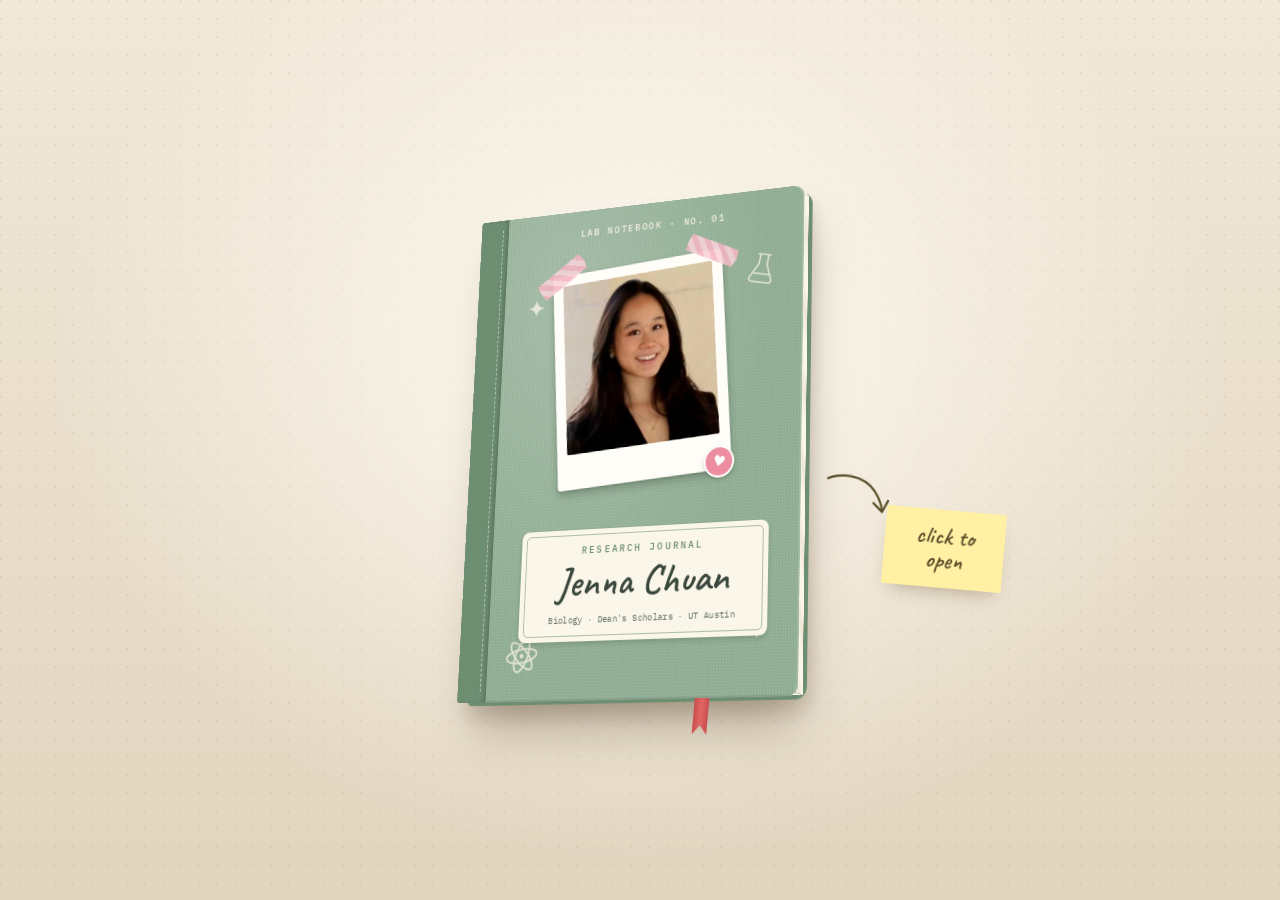
<file: index.html>
<!doctype html>
<html lang="en">
<head>
  <meta charset="utf-8">
  <meta name="viewport" content="width=device-width, initial-scale=1, viewport-fit=cover">
  <title>Jenna Chuan · Research Journal</title>
  <meta name="description" content="Jenna Chuan studies biology at UT Austin and works on health through research, technology, and community.">
  <meta name="theme-color" content="#f3ece0">
  <link rel="icon" href="data:image/svg+xml,%3Csvg xmlns='http://www.w3.org/2000/svg' viewBox='0 0 32 32'%3E%3Crect x='6' y='3' width='21' height='26' rx='3' fill='%2391ad94'/%3E%3Crect x='6' y='3' width='5' height='26' rx='2' fill='%23627f66'/%3E%3Crect x='13' y='17' width='11' height='6' rx='1.5' fill='%23fbf6ea'/%3E%3C/svg%3E">

  <link rel="preconnect" href="https://fonts.googleapis.com">
  <link rel="preconnect" href="https://fonts.gstatic.com" crossorigin>
  <link rel="preload" as="style" href="https://fonts.googleapis.com/css2?family=Caveat:wght@600&family=IBM+Plex+Mono:wght@400;500&family=Newsreader:ital,wght@0,300..500;1,300..400&display=swap" onload="this.onload=null;this.rel='stylesheet'">
  <noscript><link rel="stylesheet" href="https://fonts.googleapis.com/css2?family=Caveat:wght@600&family=IBM+Plex+Mono:wght@400;500&family=Newsreader:ital,wght@0,300..500;1,300..400&display=swap"></noscript>
  <link rel="preload" as="image" href="assets/jenna-chuan.jpg" fetchpriority="high">
  <link rel="stylesheet" href="styles.css">
  <link rel="stylesheet" href="pages.css">
  <link rel="stylesheet" href="figures.css">
</head>
<body>
  <main class="desk">
    <button class="close-journal" type="button" hidden>
      <span aria-hidden="true">←</span> Close journal
    </button>

    <!-- The camera zooms the whole book in and out; the scene holds the 3D book -->
    <div class="camera">
      <div class="scene">
        <div class="book" id="book" role="button" tabindex="0" aria-label="Open the research journal" aria-expanded="false">

          <div class="back-cover" aria-hidden="true"></div>
          <div class="fore-edge" aria-hidden="true"></div>
          <div class="bottom-edge" aria-hidden="true"></div>

          <!-- Last right-hand page, under every leaf -->
          <div class="page page--base" data-slot="contact-r" aria-hidden="true"></div>

          <div class="ribbon" aria-hidden="true"></div>

          <!-- Leaves from the back of the book to the front. Each leaf's front is a
               right-hand page and its back is the next spread's left-hand page.
               Empty faces are filled from the reading layer below by js/book.js. -->
          <div class="leaf" style="--i: 7">
            <div class="face face--front page" data-slot="appendix-r" aria-hidden="true"></div>
            <div class="face face--back page" data-slot="contact-l" aria-hidden="true"></div>
          </div>
          <div class="leaf" style="--i: 6">
            <div class="face face--front page" data-slot="community-r" aria-hidden="true"></div>
            <div class="face face--back page" data-slot="appendix-l" aria-hidden="true"></div>
          </div>
          <div class="leaf" style="--i: 5">
            <div class="face face--front page" data-slot="building-r" aria-hidden="true"></div>
            <div class="face face--back page" data-slot="community-l" aria-hidden="true"></div>
          </div>
          <div class="leaf" style="--i: 4">
            <div class="face face--front page" data-slot="research-r" aria-hidden="true"></div>
            <div class="face face--back page" data-slot="building-l" aria-hidden="true"></div>
          </div>
          <div class="leaf" style="--i: 3">
            <div class="face face--front page" data-slot="intro-r" aria-hidden="true"></div>
            <div class="face face--back page" data-slot="research-l" aria-hidden="true"></div>
          </div>

          <!-- Table of contents (front) and the left page of the Introduction (back) -->
          <div class="leaf" style="--i: 2">
            <section class="face face--front page page--toc" aria-labelledby="toc-title" inert>
              <div class="page__inner">
                <p class="page__meta"><span>Entry No. 001</span><span>Contents</span></p>
                <h1 class="toc__title" id="toc-title"><span class="highlight">Table of Contents</span></h1>
                <ol class="toc">
                  <li><a href="#intro" data-go="intro"><span class="toc__num">01</span><span class="toc__label">Introduction</span><span class="toc__dots"></span><span class="toc__page">p. 02</span></a></li>
                  <li><a href="#research" data-go="research"><span class="toc__num">02</span><span class="toc__label">Research</span><span class="toc__dots"></span><span class="toc__page">p. 04</span></a></li>
                  <li><a href="#building" data-go="building"><span class="toc__num">03</span><span class="toc__label">Building</span><span class="toc__dots"></span><span class="toc__page">p. 06</span></a></li>
                  <li><a href="#community" data-go="community"><span class="toc__num">04</span><span class="toc__label">Community</span><span class="toc__dots"></span><span class="toc__page">p. 08</span></a></li>
                  <li><a href="#appendix" data-go="appendix"><span class="toc__num">05</span><span class="toc__label">Appendix</span><span class="toc__dots"></span><span class="toc__page">p. 10</span></a></li>
                  <li><a href="#contact" data-go="contact"><span class="toc__num">06</span><span class="toc__label">Correspondence</span><span class="toc__dots"></span><span class="toc__page">p. 12</span></a></li>
                </ol>
                <span class="page__number">1</span>
              </div>
              <div class="paperclip" aria-hidden="true"></div>
            </section>
            <div class="face face--back page" data-slot="intro-l" aria-hidden="true"></div>
          </div>

          <!-- Flyleaf: bookplate on the front, welcome note on the back -->
          <div class="leaf leaf--flyleaf" style="--i: 1">
            <div class="face face--front page" aria-hidden="true">
              <div class="page__inner bookplate">
                <div class="bookplate__frame">
                  <p class="bookplate__ex">Ex Libris</p>
                  <p class="bookplate__label">This journal belongs to</p>
                  <p class="bookplate__name">Jenna Chuan</p>
                </div>
              </div>
            </div>
            <section class="face face--back page page--welcome" aria-label="Welcome note" inert>
              <div class="page__inner">
                <p class="page__meta"><span>Entry No. 000</span><span>Lab notes</span></p>
                <h2 class="welcome__title">Hello there!</h2>
                <p class="welcome__text">Hi, I'm Jenna. This journal holds my research, the things I'm building, and the communities I'm part of. Pick a section on the right to start reading.</p>
                <svg class="doodle doodle--welcome" viewBox="0 0 120 80" aria-hidden="true">
                  <path d="M30 10v22L12 66a6 6 0 0 0 5 9h46a6 6 0 0 0 5-9L50 32V10" />
                  <path d="M26 10h28" />
                  <path d="M18 56h44" />
                  <circle cx="34" cy="64" r="3" />
                  <circle cx="46" cy="60" r="2" />
                  <path d="M82 8C82 19 106 19 106 30S82 41 82 52 106 63 106 74M106 8C106 19 82 19 82 30S106 41 106 52 82 63 82 74M88 9h12M86 30h16M86 52h16M88 73h12" />
                </svg>
                <p class="welcome__sign">Jenna</p>
              </div>
            </section>
          </div>

          <!-- Front cover: photo and name outside, endpapers inside -->
          <div class="leaf leaf--cover" style="--i: 0">
            <div class="face face--front cover">
              <div class="cover__spine" aria-hidden="true"></div>
              <p class="cover__stamp">Lab Notebook · No. 01</p>
              <svg class="cover__doodle cover__doodle--flask" viewBox="0 0 40 48" aria-hidden="true">
                <path d="M14 4v14L4 38a4 4 0 0 0 3.6 6h24.8A4 4 0 0 0 36 38L26 18V4M11 4h18M9 32h22" />
              </svg>
              <svg class="cover__doodle cover__doodle--atom" viewBox="0 0 48 48" aria-hidden="true">
                <ellipse cx="24" cy="24" rx="20" ry="8" />
                <ellipse cx="24" cy="24" rx="20" ry="8" transform="rotate(60 24 24)" />
                <ellipse cx="24" cy="24" rx="20" ry="8" transform="rotate(-60 24 24)" />
                <circle cx="24" cy="24" r="2.5" class="fill" />
              </svg>
              <svg class="cover__doodle cover__doodle--sparkle" viewBox="0 0 24 24" aria-hidden="true">
                <path d="M12 2c1 6 4 9 10 10-6 1-9 4-10 10-1-6-4-9-10-10 6-1 9-4 10-10z" class="fill" />
              </svg>
              <svg class="cover__doodle cover__doodle--sparkle-sm" viewBox="0 0 24 24" aria-hidden="true">
                <path d="M12 2c1 6 4 9 10 10-6 1-9 4-10 10-1-6-4-9-10-10 6-1 9-4 10-10z" class="fill" />
              </svg>

              <figure class="polaroid">
                <span class="tape tape--left" aria-hidden="true"></span>
                <span class="tape tape--right" aria-hidden="true"></span>
                <img class="polaroid__photo" src="assets/jenna-chuan.jpg" alt="Portrait of Jenna Chuan" width="630" height="678">
              </figure>

              <div class="label">
                <p class="label__kicker">Research Journal</p>
                <p class="label__name">Jenna Chuan</p>
                <p class="label__tagline">Biology · Dean's Scholars · UT Austin</p>
              </div>

              <span class="heart-sticker" aria-hidden="true">♥</span>
            </div>
            <div class="face face--back endpaper" aria-hidden="true"></div>
          </div>
        </div>
      </div>
    </div>

    <div class="sticky-note" aria-hidden="true">
      <p>click to <br>open</p>
      <svg class="sticky-note__arrow" viewBox="0 0 80 60">
        <path d="M74 8C60 4 34 6 22 28c-4 8-6 14-6 22" />
        <path d="M8 40l8 12 9-11" />
      </svg>
    </div>
  </main>

  <!-- ==================================================================
       Reading layer. This is the real text of each section, shown when the
       book zooms in. js/book.js copies each page into the book as well, so
       the pages that turn are the same pages that are read.
       ================================================================== -->
  <div class="reader" aria-hidden="true">
    <div class="reader__inner">
      <nav class="tabs" aria-label="Sections">
        <button type="button" class="tab" data-go="contents" style="--tab: #ece6d7"><span>Contents</span></button>
        <button type="button" class="tab" data-go="intro" style="--tab: #e4ebe0"><span>Introduction</span></button>
        <button type="button" class="tab" data-go="research" style="--tab: #dde7f2"><span>Research</span></button>
        <button type="button" class="tab" data-go="building" style="--tab: #e7efdc"><span>Building</span></button>
        <button type="button" class="tab" data-go="community" style="--tab: #f5e0e6"><span>Community</span></button>
        <button type="button" class="tab" data-go="appendix" style="--tab: #efe7d6"><span>Appendix</span></button>
        <button type="button" class="tab" data-go="contact" style="--tab: #e4ebe0"><span>Contact</span></button>
      </nav>

      <!-- ============ Introduction ============ -->
      <article class="spread" id="intro" data-title="Introduction" aria-label="Introduction">
        <div class="pg pg--l"><div class="pg__in">
          <p class="pg-meta"><span>Research journal</span><span>Introduction</span></p>
          <div class="intro__head">
            <h1 class="intro__name">Jenna Chuan</h1>
            <figure class="snapshot">
              <img src="assets/jenna-chuan.jpg" alt="Jenna Chuan" width="630" height="678" decoding="async">
            </figure>
          </div>
          <p class="intro__tagline">Exploring <span class="stroke">health<svg viewBox="0 0 200 20" preserveAspectRatio="none" aria-hidden="true"><path d="M3 13c38-7 92-10 194-5" pathLength="1"/></svg></span> through research, technology, and community.</p>
          <p class="intro__lede">I study biology in the Dean's Scholars Honors Program at UT Austin, with a minor in business. I do clinical research in Houston, I'm co-founding a wellness app for students, and I lead a nonprofit that supports student mental health.</p>
          <figure class="doodle-fig cell" aria-label="Doodle of an animal cell with labeled parts">
            <svg class="cell__art" viewBox="0 0 200 150" aria-hidden="true">
              <path class="cell__membrane" d="M100 8c40 0 86 18 92 60 5 38-34 72-86 74C52 144 10 118 8 78 6 36 52 8 100 8z" data-part="membrane"/>
              <g data-part="er"><path class="cell__er" d="M58 52c-8 10-10 26-4 40M48 48c-10 14-12 34-4 50M38 46c-12 18-12 42-2 58"/><g class="cell__dots"><circle cx="46" cy="60" r="1.6"/><circle cx="42" cy="80" r="1.6"/><circle cx="52" cy="70" r="1.6"/><circle cx="36" cy="66" r="1.6"/><circle cx="40" cy="96" r="1.6"/></g></g>
              <g data-part="nucleus"><circle class="cell__nucleus" cx="88" cy="74" r="28"/><circle class="cell__nucleolus" cx="94" cy="68" r="8"/></g>
              <g data-part="mito"><ellipse class="cell__mito" cx="150" cy="54" rx="22" ry="11" transform="rotate(-18 150 54)"/><path class="cell__cristae" d="M134 58l6-10 6 10 6-10 6 10 6-10" transform="rotate(-18 150 54)"/></g>
              <g data-part="golgi"><path class="cell__golgi" d="M128 96c10-6 30-6 40 2M126 104c12-6 34-6 44 2M128 112c10-5 28-5 38 2"/></g>
              <g data-part="ribo" class="cell__ribo"><circle cx="112" cy="122" r="2.2"/><circle cx="120" cy="128" r="2.2"/><circle cx="70" cy="118" r="2.2"/><circle cx="150" cy="80" r="2.2"/><circle cx="168" cy="96" r="2.2"/><circle cx="104" cy="32" r="2.2"/></g>
            </svg>
            <div class="cell__side">
              <p class="cap cell__title">Doodle · a cell</p>
              <div class="cell__parts">
                <button type="button" class="tag" data-part="nucleus" data-text="Holds the DNA. Genes are copied into RNA and spliced here, the step in entry 04.">Nucleus</button>
                <button type="button" class="tag" data-part="mito" data-text="Makes most of the cell's energy, in the form of ATP.">Mitochondrion</button>
                <button type="button" class="tag" data-part="ribo" data-text="Read mRNA and build proteins from it.">Ribosomes</button>
                <button type="button" class="tag" data-part="er" data-text="The rough ER is dotted with ribosomes and folds proteins the cell will send out.">ER</button>
                <button type="button" class="tag" data-part="golgi" data-text="Sorts and packages proteins, then ships them where they need to go.">Golgi</button>
                <button type="button" class="tag" data-part="membrane" data-text="A thin layer of fat and protein that controls what goes in and out.">Membrane</button>
              </div>
              <p class="cell__text" aria-live="polite">Tap a part.</p>
            </div>
          </figure>
          <span class="pg-num">2</span>
        </div></div>
        <div class="pg pg--r"><div class="pg__in">
          <p class="pg-meta"><span>Entry No. 002</span><span>Vol. 01</span></p>
          <h2 class="cap list-title">At a glance</h2>
          <dl class="glance">
            <div><dt class="cap">Class of</dt><dd>2028</dd></div>
            <div><dt class="cap">Research</dt><dd>MD Anderson Cancer Center and UTHealth Houston</dd></div>
            <div><dt class="cap">Languages</dt><dd>English, Spanish, and Mandarin</dd></div>
            <div><dt class="cap">Certified</dt><dd>Clinical Medical Assistant (CCMA) and Basic Life Support</dd></div>
          </dl>
          <figure class="timeline" aria-label="Timeline">
            <p class="cap timeline__title">Timeline</p>
            <svg class="timeline__line" viewBox="0 0 100 10" preserveAspectRatio="none" aria-hidden="true"><path d="M0 5H100" pathLength="1"/></svg>
            <ol class="timeline__points">
              <li style="--x: 0"><button type="button" class="timeline__dot">2020</button><span class="timeline__text">Started the Summer STEM Institute</span></li>
              <li style="--x: 3"><button type="button" class="timeline__dot">2023</button><span class="timeline__text">Welch Summer Scholar</span></li>
              <li style="--x: 4"><button type="button" class="timeline__dot">2024</button><span class="timeline__text">Started at UT Austin and the Freshman Research Initiative</span></li>
              <li style="--x: 5"><button type="button" class="timeline__dot">2025</button><span class="timeline__text">President of PEA's executive board</span></li>
              <li style="--x: 6"><button type="button" class="timeline__dot">2026</button><span class="timeline__text">Clinical research with MD Anderson and UTHealth Houston</span></li>
              <li style="--x: 7"><button type="button" class="timeline__dot timeline__dot--future">2027</button><span class="timeline__text">HappyPEA launches</span></li>
            </ol>
            <p class="timeline__label" id="tl-label" aria-live="polite">Hover over or tap a year</p>
          </figure>
          <figure class="doodle-fig ekg" aria-label="Doodle of one heartbeat on an EKG, with the P wave, QRS complex and T wave labeled">
            <p class="cap ekg__title">Field sketch · one heartbeat</p>
            <svg class="ekg__art" viewBox="0 0 300 80" aria-hidden="true">
              <path class="ekg__grid" d="M0 20H300M0 40H300M0 60H300M30 0V80M60 0V80M90 0V80M120 0V80M150 0V80M180 0V80M210 0V80M240 0V80M270 0V80"/>
              <path class="ekg__line" pathLength="1" d="M0 50H40c4 0 6-10 10-10s6 10 10 10h14l4 6 8-46 8 52 4-12h18c6 0 10-18 18-18s12 18 18 18h40c4 0 6-10 10-10s6 10 10 10h14l4 6 8-46 8 52 4-12h32"/>
              <g class="ekg__marks">
                <text x="50" y="34" data-wave="p">P</text>
                <text x="86" y="8" data-wave="qrs">QRS</text>
                <text x="138" y="28" data-wave="t">T</text>
              </g>
            </svg>
            <div class="ekg__waves">
              <button type="button" class="tag" data-wave="p" data-text="P wave: the electrical signal spreads through the upper chambers, the atria, and they squeeze.">P wave</button>
              <button type="button" class="tag" data-wave="qrs" data-text="QRS complex: the signal races through the lower chambers, the ventricles, and they squeeze blood out to the body and lungs.">QRS</button>
              <button type="button" class="tag" data-wave="t" data-text="T wave: the ventricles reset electrically, ready for the next beat.">T wave</button>
            </div>
            <p class="ekg__text" aria-live="polite">I record EKGs as an ER unit aide. Tap a wave.</p>
          </figure>
          <span class="pg-num">3</span>
        </div></div>
      </article>

      <!-- ============ Research ============ -->
      <article class="spread" id="research" data-title="Research" aria-label="Research">
        <div class="pg pg--l"><div class="pg__in">
          <p class="pg-meta"><span>Chapter I</span><span>2020 to now</span></p>
          <h2 class="ch-title">Research</h2>
          <p class="ch-intro">My research started with a regression model in high school and moved through RNA biology and protein purification to clinical work in pain medicine and cancer care.</p>

          <div class="entry">
            <p class="cap entry__meta"><span>Entry 01</span> · 2026 to now</p>
            <h3 class="entry__title"><button type="button" class="entry__toggle" aria-expanded="false">Goal-concordant care at LBJ Hospital</button></h3>
            <p class="cap entry__where">MD Anderson Cancer Center and LBJ Hospital · with Dr. Hilary Ma</p>
            <p class="entry__text">I'm adapting an MD Anderson questionnaire on goal-concordant care so LBJ Hospital can use it for quality improvement, and reviewing the literature on prognosis awareness.</p>
            <button type="button" class="explain" data-deep="goal">Explain</button>
            <div class="preview">
              <figure class="pv pv--form" aria-label="Preview of the questionnaire">
                <p class="pv__mast">LBJ Hospital · Quality improvement</p>
                <p class="pv__title">Goal-concordant care questionnaire</p>
                <p class="pv__sub">Adapted from MD Anderson Cancer Center</p>
                <div class="pv__q"><span class="bar w80"></span><span class="boxes"><i></i><i></i><i></i><i></i></span></div>
                <div class="pv__q"><span class="bar w60"></span><span class="boxes"><i></i><i class="on"></i><i></i><i></i></span></div>
                <div class="pv__q"><span class="bar w70"></span><span class="boxes"><i></i><i></i><i class="on"></i><i></i></span></div>
                <div class="pv__q"><span class="bar w50"></span><span class="boxes"><i class="on"></i><i></i><i></i><i></i></span></div>
                <figcaption class="pv__cap">Questionnaire draft, 2026</figcaption>
              </figure>
            </div>
          </div>

          <div class="entry">
            <p class="cap entry__meta"><span>Entry 02</span> · 2026 to now</p>
            <h3 class="entry__title"><button type="button" class="entry__toggle" aria-expanded="false">Interventional pain medicine</button></h3>
            <p class="cap entry__where">UTHealth Houston, Anesthesiology, Critical Care and Pain Medicine · with Dr. Jamal Hasoon</p>
            <p class="entry__text">I made the figures and drafted the diagnostic practices results for a national survey on interventional pain care. I co-authored 2 papers in <cite>Orthopedic Reviews</cite>: a case series on cocaine-positive urine drug screens and a study of telemedicine use after COVID-19.</p>
            <button type="button" class="explain" data-deep="pain">Explain</button>
            <div class="preview">
              <figure class="pv pv--paper" aria-label="Preview of the case series">
                <p class="pv__mast">Orthopedic Reviews</p>
                <p class="pv__sub">Case series · Sep 2026</p>
                <p class="pv__title">Clinical Responses to Cocaine-Positive Urine Drug Screens in Patients Receiving Chronic Opioid Therapy: A Four-Patient Case Series</p>
                <div class="pv__cols">
                  <div><span class="bar"></span><span class="bar"></span><span class="bar w80"></span><span class="bar"></span><span class="bar w60"></span></div>
                  <div><span class="bar"></span><span class="bar w90"></span><span class="bar"></span><span class="bar w70"></span><span class="bar"></span></div>
                </div>
                <figcaption class="pv__cap">doi 10.52965/001c.171215</figcaption>
              </figure>
            </div>
          </div>
          <span class="pg-num">4</span>
        </div></div>

        <div class="pg pg--r"><div class="pg__in">
          <div class="entry">
            <p class="cap entry__meta"><span>Entry 03</span> · 2024 to 2025</p>
            <h3 class="entry__title"><button type="button" class="entry__toggle" aria-expanded="false">Blue and pink pigments from algae</button></h3>
            <p class="cap entry__where">Freshman Research Initiative, Biomanufacturing Lab · with BioMADE</p>
            <p class="entry__text">We extracted phycocyanin and phycoerythrin, 2 pigment-proteins from algae, and worked on raising their yield and colorfastness as textile dyes. I presented the results as a poster.</p>
            <div class="pigments">
              <div class="pigments__chips">
                <p class="pigment pigment--pc"><span class="pigment__chip"></span><span><span class="pigment__name">Phycocyanin</span><span class="cap">λ<sub>max</sub> ≈ 620 nm</span></span></p>
                <p class="pigment pigment--pe"><span class="pigment__chip"></span><span><span class="pigment__name">Phycoerythrin</span><span class="cap">λ<sub>max</sub> ≈ 565 nm</span></span></p>
              </div>
              <figure class="spectrum" aria-label="Sketch of the absorbance peaks of the two pigments">
                <svg viewBox="0 0 320 112">
                  <path class="spectrum__axis" d="M24 92h276"/>
                  <g class="spectrum__ticks"><path d="M79 92v4M189 92v4M299 92v4"/><text x="79" y="110">500</text><text x="189" y="110">600</text><text x="290" y="110">700 nm</text></g>
                  <path class="spectrum__pe" d="M24.0 92.0 29.5 92.0 35.0 91.8 40.5 91.3 46.0 90.1 51.5 87.3 57.0 82.5 62.5 75.7 68.0 68.5 73.5 63.5 79.0 63.0 84.5 67.2 90.0 74.1 95.5 80.7 101.0 84.2 106.5 82.6 112.0 74.1 117.5 59.5 123.0 43.6 128.5 32.6 134.0 27.8 139.5 24.7 145.0 20.5 150.5 20.0 156.0 29.5 161.5 47.9 167.0 67.4 172.5 81.2 178.0 88.3 183.5 91.0 189.0 91.8 194.5 92.0 200.0 92.0 205.5 92.0 211.0 92.0 216.5 92.0 222.0 92.0 227.5 92.0 233.0 92.0 238.5 92.0 244.0 92.0 249.5 92.0 255.0 92.0 260.5 92.0 266.0 92.0 271.5 92.0 277.0 92.0 282.5 92.0 288.0 92.0 293.5 92.0 299.0 92.0" pathLength="1"/>
                  <path class="spectrum__pc" d="M24.0 92.0 29.5 92.0 35.0 92.0 40.5 92.0 46.0 92.0 51.5 92.0 57.0 92.0 62.5 92.0 68.0 92.0 73.5 92.0 79.0 92.0 84.5 92.0 90.0 92.0 95.5 92.0 101.0 92.0 106.5 92.0 112.0 91.9 117.5 91.8 123.0 91.5 128.5 91.0 134.0 90.0 139.5 88.5 145.0 86.3 150.5 83.5 156.0 80.0 161.5 76.1 167.0 71.6 172.5 66.3 178.0 60.0 183.5 52.3 189.0 43.7 194.5 34.8 200.0 27.0 205.5 21.7 211.0 20.0 216.5 22.5 222.0 28.8 227.5 38.0 233.0 48.6 238.5 59.2 244.0 68.8 249.5 76.5 255.0 82.3 260.5 86.3 266.0 88.9 271.5 90.4 277.0 91.2 282.5 91.6 288.0 91.8 293.5 91.9 299.0 92.0" pathLength="1"/>
                </svg>
                <figcaption class="cap">Absorbance peaks, sketched</figcaption>
              </figure>
            </div>
            <button type="button" class="explain" data-deep="pigments">Explain</button>
            <div class="preview">
              <figure class="pv pv--poster" aria-label="Preview of the pigment poster">
                <p class="pv__band">Maximizing the Yield and Colorfastness of Phycocyanin and Phycoerythrin Pigment-Protein Complexes</p>
                <div class="pv__grid">
                  <div><span class="bar"></span><span class="bar w80"></span><span class="bar"></span><span class="bar w60"></span><span class="bar w90"></span></div>
                  <svg class="gel" viewBox="0 0 90 70" aria-hidden="true">
                    <rect x="1" y="1" width="88" height="68" rx="3" class="gel__bed"/>
                    <g class="gel__wells"><rect x="8" y="6" width="12" height="3"/><rect x="28" y="6" width="12" height="3"/><rect x="48" y="6" width="12" height="3"/><rect x="68" y="6" width="12" height="3"/></g>
                    <g class="gel__ladder"><rect x="8" y="18" width="12" height="2"/><rect x="8" y="28" width="12" height="2"/><rect x="8" y="38" width="12" height="2"/><rect x="8" y="50" width="12" height="2"/></g>
                    <rect x="28" y="40" width="12" height="3.5" class="gel__pc"/>
                    <rect x="48" y="33" width="12" height="3.5" class="gel__pe"/>
                    <rect x="68" y="40" width="12" height="3" class="gel__pc"/><rect x="68" y="33" width="12" height="3" class="gel__pe"/>
                  </svg>
                  <div><span class="vials"><i class="pc"></i><i class="pe"></i></span><span class="bar"></span><span class="bar w70"></span><span class="bar w90"></span></div>
                </div>
                <figcaption class="pv__cap">Research poster, FRI Biomanufacturing</figcaption>
              </figure>
            </div>
          </div>

          <div class="entry">
            <p class="cap entry__meta"><span>Entry 04</span> · 2023</p>
            <h3 class="entry__title"><button type="button" class="entry__toggle" aria-expanded="false">U1 snRNA mutations and snRNP assembly</button></h3>
            <p class="cap entry__where">Welch Summer Scholar Program</p>
            <p class="entry__text">I studied how mutations at the U1C binding site of U1 snRNA change U1 snRNP formation and spliceosome assembly. The project won its category at UT's Fall Undergraduate Research Symposium in 2024.</p>
            <button type="button" class="explain" data-deep="splicing">Explain</button>
            <div class="preview">
              <figure class="pv pv--poster" aria-label="Preview of the U1 snRNA poster">
                <p class="pv__band">Effect of U1 snRNA Mutations at the U1C Binding Site in U1 snRNP Biogenesis</p>
                <div class="pv__grid">
                  <div><span class="bar"></span><span class="bar w70"></span><span class="bar"></span><span class="bar w80"></span><span class="bar w60"></span></div>
                  <svg class="hairpin" viewBox="0 0 90 70" aria-hidden="true">
                    <path d="M30 66V30a15 15 0 0 1 30 0v36"/>
                    <path d="M30 58h30M30 50h30M30 42h30M30 34h30" class="hairpin__pairs"/>
                    <circle cx="60" cy="46" r="4" class="hairpin__mut"/>
                  </svg>
                  <div><span class="pv__ribbon">Category winner</span><span class="bar"></span><span class="bar w80"></span><span class="bar w90"></span></div>
                </div>
                <figcaption class="pv__cap">Poster, Fall Undergraduate Research Symposium 2024</figcaption>
              </figure>
            </div>
          </div>

          <div class="entry">
            <p class="cap entry__meta"><span>Entry 05</span> · 2020 to 2023</p>
            <h3 class="entry__title"><button type="button" class="entry__toggle" aria-expanded="false">Modeling COVID-19 by county</button></h3>
            <p class="cap entry__where">Summer STEM Institute</p>
            <p class="entry__text">In high school I built a multiple linear regression model in Python to predict COVID-19 cases by county. The paper was published in the <cite>International Journal of High School Research</cite>.</p>
            <button type="button" class="explain" data-deep="regression">Explain</button>
            <div class="preview">
              <figure class="pv pv--paper" aria-label="Preview of the COVID-19 paper">
                <p class="pv__mast">Intl. Journal of High School Research</p>
                <p class="pv__sub">Vol. 5 · Issue 1 · 2023</p>
                <p class="pv__title">Modeling Socioeconomic, Demographic, and Chronic Medical Conditions Correlated with COVID-19 Incidence</p>
                <svg class="pv__plot" viewBox="0 0 120 54" aria-hidden="true">
                  <path d="M6 4v44h110" class="axis"/>
                  <g class="dots"><circle cx="16" cy="42" r="1.6"/><circle cx="24" cy="38" r="1.6"/><circle cx="30" cy="40" r="1.6"/><circle cx="38" cy="33" r="1.6"/><circle cx="46" cy="35" r="1.6"/><circle cx="54" cy="28" r="1.6"/><circle cx="62" cy="30" r="1.6"/><circle cx="70" cy="22" r="1.6"/><circle cx="80" cy="24" r="1.6"/><circle cx="88" cy="17" r="1.6"/><circle cx="98" cy="15" r="1.6"/><circle cx="106" cy="10" r="1.6"/></g>
                  <path d="M12 43L110 10" class="fit"/>
                </svg>
                <figcaption class="pv__cap">doi 10.36838/v5i1.12</figcaption>
              </figure>
            </div>
          </div>
          <span class="pg-num">5</span>
        </div></div>
      </article>

      <!-- ============ Building ============ -->
      <article class="spread" id="building" data-title="Building" aria-label="Building">
        <div class="pg pg--l"><div class="pg__in">
          <p class="pg-meta"><span>Chapter II</span><span>Projects</span></p>
          <h2 class="ch-title">Building</h2>
          <p class="ch-intro">I like turning what I learn about health into things people can use. Right now that means a wellness app for students, project management at HealthMaze, and more Python and machine learning.</p>

          <div class="feature">
            <p class="cap">Co-founder · launching 2027</p>
            <h3 class="feature__title">HappyPEA</h3>
            <p class="feature__text">HappyPEA is the digital wellness platform we're building at the Personal Effectiveness Association. It takes PEA's work on fitness, nutrition, and community and puts it in an app for students.</p>
            <div class="pea-spot">
              <button type="button" class="pea" aria-label="Say hi to the HappyPEA pea">
                <svg viewBox="0 0 80 84" aria-hidden="true">
                  <path class="pea__sprout" d="M40 22c0-8 4-14 13-16-1 9-6 14-13 16z"/>
                  <path class="pea__stem" d="M40 26v-6"/>
                  <ellipse class="pea__shadow" cx="40" cy="80" rx="18" ry="3"/>
                  <g class="pea__body">
                    <circle cx="40" cy="50" r="26" class="pea__skin"/>
                    <ellipse cx="31" cy="40" rx="6" ry="4" class="pea__shine"/>
                    <g class="pea__eyes"><ellipse cx="32" cy="50" rx="2.6" ry="3.2"/><ellipse cx="48" cy="50" rx="2.6" ry="3.2"/></g>
                    <ellipse cx="25" cy="57" rx="4" ry="2.4" class="pea__cheek"/>
                    <ellipse cx="55" cy="57" rx="4" ry="2.4" class="pea__cheek"/>
                    <path d="M35 58q5 5 10 0" class="pea__smile"/>
                  </g>
                </svg>
              </button>
              <p class="pea__bubble" aria-live="polite">Hi from HappyPEA</p>
            </div>
          </div>
          <span class="pg-num">6</span>
        </div></div>

        <div class="pg pg--r"><div class="pg__in">
          <p class="pg-meta"><span>Chapter II</span><span>Building</span></p>
          <div class="build">
            <figure class="phone">
              <div class="phone__screen">
                <svg class="phone__logo" viewBox="0 0 40 40" aria-hidden="true"><circle cx="20" cy="23" r="13" class="skin"/><path d="M20 10c0-4 3-7 8-7-1 5-4 7-8 7z" class="leaf"/><circle cx="16" cy="23" r="1.4" class="face"/><circle cx="24" cy="23" r="1.4" class="face"/><path d="M17.5 27q2.5 2.4 5 0" class="smile"/></svg>
                <p class="phone__brand">HappyPEA</p>
                <p class="phone__soon">Launching 2027</p>
                <ul class="phone__pillars">
                  <li><span class="dot dot--pc"></span>Fitness</li>
                  <li><span class="dot dot--pea"></span>Nutrition</li>
                  <li><span class="dot dot--pe"></span>Community</li>
                </ul>
              </div>
              <figcaption class="cap">HappyPEA, early concept</figcaption>
            </figure>

            <div class="projects">
              <div class="project">
                <figure class="project__art maze">
                  <svg viewBox="0 0 140 140" aria-hidden="true">
                    <path class="maze__walls" d="M30 10H130V110M130 130H10V10M30 10V50M30 30H50M80 30V70M70 50H90M110 30V90M10 100H30M50 100H110M70 90V110"/>
                    <path class="maze__trail" d="M20 0V60H60V20H100V80H40V120H140" pathLength="1"/>
                  </svg>
                </figure>
                <p class="cap">Project manager · since May 2026</p>
                <h3 class="project__title">HealthMaze</h3>
              </div>
              <div class="project">
                <figure class="project__art scatter">
                  <svg viewBox="0 0 160 120" aria-hidden="true">
                    <path class="scatter__axis" d="M14 8v100h140"/>
                    <g class="scatter__dots">
                      <circle cx="26" cy="94" r="3"/><circle cx="36" cy="86" r="3"/><circle cx="44" cy="90" r="3"/><circle cx="52" cy="78" r="3"/><circle cx="62" cy="80" r="3"/><circle cx="70" cy="68" r="3"/><circle cx="80" cy="72" r="3"/><circle cx="88" cy="58" r="3"/><circle cx="98" cy="62" r="3"/><circle cx="108" cy="48" r="3"/><circle cx="118" cy="50" r="3"/><circle cx="128" cy="38" r="3"/><circle cx="138" cy="30" r="3"/>
                    </g>
                    <path class="scatter__fit" d="M20 98L146 28" pathLength="1"/>
                  </svg>
                </figure>
                <p class="cap">Certificate · May 2026</p>
                <h3 class="project__title">AI and machine learning</h3>
                <p class="project__text">I finished the Post Graduate Program in Artificial Intelligence and Machine Learning: Business Applications at Texas McCombs. Python has been part of my work since that first regression model.</p>
              </div>
            </div>
          </div>
          <span class="pg-num">7</span>
        </div></div>
      </article>

      <!-- ============ Community ============ -->
      <article class="spread" id="community" data-title="Community" aria-label="Community">
        <div class="pg pg--l"><div class="pg__in">
          <p class="pg-meta"><span>Chapter III</span><span>Service</span></p>
          <h2 class="ch-title">Community</h2>
          <p class="ch-intro">Most of my weeks include time with patients, volunteers, or students. These are the places I keep showing up.</p>

          <div class="pea-org">
            <p class="pea-org__num">300<span>+</span></p>
            <p class="cap">Students in PEA chapters across the country</p>
            <div class="peas" aria-hidden="true">
              <i></i><i></i><i></i><i></i><i></i><i></i><i></i><i></i><i></i><i></i>
              <i></i><i></i><i></i><i></i><i></i><i></i><i></i><i></i><i></i><i></i>
              <i></i><i></i><i></i><i></i><i></i><i></i><i></i><i></i><i></i><i></i>
            </div>
            <p class="cap pea-org__role">Executive board president · 2025 to now</p>
            <h3 class="feature__title">Personal Effectiveness Association</h3>
            <p class="feature__text">PEA is a 501(c)(3) nonprofit that supports student mental health through fitness, nutrition, and community. As executive board president, I oversee its chapters.</p>
            <div class="stamps" aria-label="PEA highlights">
              <p class="cap stamps__title">PEA highlights</p>
              <div class="stamps__row">
                <button type="button" class="stamp" data-text="Featured in the DeBakey High School newsletter (2023), River Oaks Stroll (2024), West University Buzz (2024), and Canvas Rebel Magazine (2025).">4 press features</button>
                <button type="button" class="stamp" data-text="A $1,000 NASSP Student Service Grant for Understanding Your Teen 101, a PEA initiative.">$1,000 grant</button>
                <button type="button" class="stamp" data-text="At the 2024 Houston Health &amp; Wellness Fair, PEA talked with almost 100 Houstonians and raised over $200.">Wellness fair</button>
                <button type="button" class="stamp" data-text="Chapters have started in Bellaire, Cypress, Fulshear, Memorial and Southwest Houston, and on Long Island, New York.">6 chapters</button>
                <button type="button" class="stamp" data-text="Partners include the DeBakey Running Club, a HOSA nutrition team, and HWS, which hosts PEA events.">Partners</button>
              </div>
              <p class="stamps__text" aria-live="polite">Tap a stamp.</p>
              <a class="stamps__link" href="https://www.happypea.org/home" target="_blank" rel="noopener">happypea.org <span aria-hidden="true">↗</span></a>
            </div>
          </div>
          <span class="pg-num">8</span>
        </div></div>

        <div class="pg pg--r"><div class="pg__in">
          <h3 class="cap list-title log__title">Field log</h3>
          <table class="log">
            <thead><tr><th scope="col">Place</th><th scope="col">What I do</th><th scope="col">When</th></tr></thead>
            <tbody>
              <tr><td><svg class="log__icon" viewBox="0 0 16 16" aria-hidden="true"><path d="M6 2h4v4h4v4h-4v4H6v-4H2V6h4z"/></svg>St. David's Hospital, Austin</td><td>ER unit aide. Vitals, EKGs, wound care, and keeping nurses updated on patient needs.</td><td>2024 to now</td></tr>
              <tr><td><svg class="log__icon" viewBox="0 0 16 16" aria-hidden="true"><path d="M2 14L8 3l6 11zM6 14l2-4 2 4"/></svg>Kesem Nationals</td><td>Health and wellness team intern. Onboarding materials, volunteer retention data, and a national database of nurse staffing agencies.</td><td>2025 to now</td></tr>
              <tr><td><svg class="log__icon" viewBox="0 0 16 16" aria-hidden="true"><rect x="3" y="3" width="10" height="12" rx="1"/><path d="M6 2h4v2H6zM5.5 8h5M5.5 11h3"/></svg>Freeman Medical Clinic, Austin</td><td>Certified medical assistant. Scheduling, health records, and help with daily procedures.</td><td>Summer 2025</td></tr>
              <tr><td><svg class="log__icon" viewBox="0 0 16 16" aria-hidden="true"><path d="M8 5C5 3 2 5 2 8.5S5 15 8 14c3 1 6-2 6-5.5S11 3 8 5zM8 5c0-2 1-3 3-3"/></svg>Micah 6 Food Pantry</td><td>Volunteer.</td><td>2024 to now</td></tr>
              <tr><td><svg class="log__icon" viewBox="0 0 16 16" aria-hidden="true"><path d="M3 13l1-4 7-7 3 3-7 7zM10 3l3 3"/></svg>UT Disability and Access</td><td>Volunteer note taker for students with disabilities.</td><td>2024 to now</td></tr>
              <tr><td><svg class="log__icon" viewBox="0 0 16 16" aria-hidden="true"><path d="M8 14S2 10 2 6a3 3 0 0 1 6-1 3 3 0 0 1 6 1c0 4-6 8-6 8z"/></svg>Texas Kappa Rho</td><td>Member of the premedical society.</td><td>2024 to now</td></tr>
              <tr><td><svg class="log__icon" viewBox="0 0 16 16" aria-hidden="true"><path d="M2 3h12v8H7l-3 3v-3H2z"/></svg>Harris Health System, Houston</td><td>Volunteer at the Valbona clinic and Ben Taub Hospital. Vitals, scheduling, and supplies.</td><td>2021 to 2023</td></tr>
            </tbody>
          </table>
          <span class="pg-num">9</span>
        </div></div>
      </article>

      <!-- ============ Appendix ============ -->
      <article class="spread" id="appendix" data-title="Appendix" aria-label="Appendix">
        <div class="pg pg--l"><div class="pg__in">
          <p class="pg-meta"><span>Appendix</span><span>Publications</span></p>
          <h2 class="ch-title">Appendix</h2>
          <h3 class="cap list-title">Publications</h3>
          <ol class="biblio">
            <li><span class="biblio__year">2026</span><p>Utilization of Telemedicine Services in an Academic Chronic Pain Practice Following the COVID-19 Pandemic: A Retrospective Study. <cite>Orthopedic Reviews</cite>, October 2026.</p></li>
            <li><span class="biblio__year">2026</span><p>Clinical Responses to Cocaine-Positive Urine Drug Screens in Patients Receiving Chronic Opioid Therapy: A Four-Patient Case Series. <cite>Orthopedic Reviews</cite>, September 2026. <a href="https://doi.org/10.52965/001c.171215" target="_blank" rel="noopener">doi:10.52965/001c.171215</a></p></li>
            <li><span class="biblio__year">2023</span><p>Effect of U1 snRNA Mutations at the U1C Binding Site in U1 snRNP Biogenesis. Welch Summer Scholar Program Bound Volumes, The Welch Foundation, 2023.</p></li>
            <li><span class="biblio__year">2023</span><p>Modeling Socioeconomic, Demographic, and Chronic Medical Conditions Correlated with COVID-19 Incidence. <cite>International Journal of High School Research</cite> 5(1), 2023. <a href="https://doi.org/10.36838/v5i1.12" target="_blank" rel="noopener">doi:10.36838/v5i1.12</a></p></li>
          </ol>
          <h3 class="cap list-title">Toolkit</h3>
          <div class="toolkit">
            <button type="button" class="tag" data-text="Checking protein purity · Entry 03">SDS-PAGE</button>
            <button type="button" class="tag" data-text="Salting out pigment-proteins · Entry 03">Ammonium sulfate precipitation</button>
            <button type="button" class="tag" data-text="Breaking open algae cells · Entry 03">Freeze-thaw extraction</button>
            <button type="button" class="tag" data-text="Modeling COVID-19 cases by county · Entry 05">Multiple linear regression</button>
            <button type="button" class="tag" data-text="Since my first model in 2020 · Entry 05">Python</button>
            <button type="button" class="tag" data-text="Post Graduate Program, Texas McCombs · 2026">Machine learning</button>
            <button type="button" class="tag" data-text="Prognosis awareness · Entry 01">Literature review</button>
            <button type="button" class="tag" data-text="Goal-concordant care at LBJ Hospital · Entry 01">Questionnaire design</button>
            <button type="button" class="tag" data-text="National survey on interventional pain care · Entry 02">Scientific figures</button>
            <button type="button" class="tag" data-text="Cocaine-positive drug screens · Entry 02">Case series</button>
            <button type="button" class="tag" data-text="ER unit aide, St. David's Hospital">Vitals and EKGs</button>
          </div>
          <p class="toolkit__text" aria-live="polite">Tap a tool to see where I used it.</p>
          <span class="pg-num">10</span>
        </div></div>

        <div class="pg pg--r"><div class="pg__in">
          <h3 class="cap list-title">Honors</h3>
          <ul class="ledger">
            <li><span>Award of Excellence, International Undergraduate Research Results Forum</span><span class="ledger__note">UT College of Natural Sciences and China Medical University, Taiwan</span><span class="ledger__year">2025</span></li>
            <li><span>Category winner, Gene Expression and Regulation</span><span class="ledger__note">Fall Undergraduate Research Symposium, UT Austin</span><span class="ledger__year">2024</span></li>
            <li><span>Valedictorian</span><span class="ledger__note">Memorial High School</span><span class="ledger__year">2024</span></li>
            <li><span>Presidential Service Award</span><span class="ledger__year">2020–2024</span></li>
            <li><span>Dean's Scholars Honors Program</span><span class="ledger__note">The University of Texas at Austin</span></li>
          </ul>
          <h3 class="cap list-title">Certifications</h3>
          <ul class="ledger">
            <li><span>AI and Machine Learning: Business Applications</span><span class="ledger__note">Texas McCombs School of Business</span><span class="ledger__year">2026</span></li>
            <li><span>Certified Clinical Medical Assistant (CCMA)</span><span class="ledger__note">National Healthcareer Association</span><span class="ledger__year">2025</span></li>
            <li><span>Basic Life Support (BLS)</span><span class="ledger__note">American Heart Association</span></li>
          </ul>
          <span class="pg-num">11</span>
        </div></div>
      </article>

      <!-- ============ Correspondence ============ -->
      <article class="spread" id="contact" data-title="Correspondence" aria-label="Correspondence">
        <div class="pg pg--l"><div class="pg__in">
          <p class="pg-meta"><span>Correspondence</span><span>Contact</span></p>
          <h2 class="contact__title"><button type="button" class="hello" aria-label="Say hello. Tap to switch language." data-words="Say hello.|Di hola.|打个招呼。">Say hello.</button></h2>
          <p class="ch-intro">I'm glad to talk about research, clinical work, or student wellness.</p>
          <ul class="contact__links">
            <li><button type="button" class="contact__email" data-email="jpc4223@utexas.edu"><span class="contact__value">jpc4223@utexas.edu</span><span class="cap contact__hint">copy</span></button></li>
            <li><a href="https://www.linkedin.com/in/jenna-chuan/" target="_blank" rel="noopener">LinkedIn <span aria-hidden="true">↗</span></a></li>
          </ul>
          <h3 class="cap list-title">Ask me about</h3>
          <div class="asks">
            <a class="tag" href="mailto:jpc4223@utexas.edu?subject=Clinical%20research">Clinical research</a>
            <a class="tag" href="mailto:jpc4223@utexas.edu?subject=Student%20wellness%20and%20PEA">Student wellness and PEA</a>
            <a class="tag" href="mailto:jpc4223@utexas.edu?subject=Pre-med%20at%20UT%20Austin">Pre-med at UT Austin</a>
            <a class="tag" href="mailto:jpc4223@utexas.edu?subject=Research%20as%20a%20student">Starting research as a student</a>
            <a class="tag" href="mailto:jpc4223@utexas.edu?subject=HappyPEA">HappyPEA</a>
          </div>
          <svg class="margin-doodles" viewBox="0 0 220 70" aria-hidden="true">
            <g class="md md--helix"><path d="M10 10c0 12 24 12 24 25S10 48 10 60M34 10c0 12-24 12-24 25s24 13 24 25"/><path d="M14 18h16M13 35h18M14 52h16"/></g>
            <g class="md md--flask"><path d="M74 8v18L60 56a5 5 0 0 0 4 7h34a5 5 0 0 0 4-7L88 26V8M70 8h22M64 46h34"/><circle class="md__bubble" cx="76" cy="54" r="2.5"/><circle class="md__bubble" cx="86" cy="50" r="2"/></g>
            <g class="md md--atom"><ellipse cx="146" cy="35" rx="24" ry="9"/><ellipse cx="146" cy="35" rx="24" ry="9" transform="rotate(60 146 35)"/><ellipse cx="146" cy="35" rx="24" ry="9" transform="rotate(-60 146 35)"/><circle class="md__fill" cx="146" cy="35" r="3"/></g>
            <g class="md md--pea"><circle cx="198" cy="40" r="14"/><path d="M198 26c0-6 4-10 10-11-1 6-5 9-10 11z" class="md__fill"/><path d="M193 44q5 4 10 0"/></g>
          </svg>
          <span class="pg-num">12</span>
        </div></div>

        <div class="pg pg--r"><div class="pg__in">
          <h3 class="cap list-title">Off the clock</h3>
          <p class="contact__off">Pilates, mangoes, banana bread, doodling, brain teasers, NYT Connections, and <cite>The Greatest Showman</cite>.</p>
          <div class="conn" aria-label="A Connections puzzle made from this journal">
            <p class="cap conn__title">Lab Connections</p>
            <p class="conn__intro">Find 4 groups of 4 words from this journal.</p>
            <div class="conn__solved" aria-live="polite"></div>
            <div class="conn__grid">
              <button type="button" class="conn__tile" data-g="0">Lariat</button>
              <button type="button" class="conn__tile" data-g="2">Naloxone</button>
              <button type="button" class="conn__tile" data-g="3">Residual</button>
              <button type="button" class="conn__tile" data-g="1">Phyco&shy;cyanin</button>
              <button type="button" class="conn__tile" data-g="3">Outlier</button>
              <button type="button" class="conn__tile" data-g="0">Exon</button>
              <button type="button" class="conn__tile" data-g="1">Cyano&shy;bacteria</button>
              <button type="button" class="conn__tile" data-g="2">Oxy&shy;codone</button>
              <button type="button" class="conn__tile" data-g="1">Phyco&shy;bilisome</button>
              <button type="button" class="conn__tile" data-g="3">R²</button>
              <button type="button" class="conn__tile" data-g="2">Bupre&shy;norphine</button>
              <button type="button" class="conn__tile" data-g="0">Intron</button>
              <button type="button" class="conn__tile" data-g="2">Hydro&shy;codone</button>
              <button type="button" class="conn__tile" data-g="0">Splice&shy;osome</button>
              <button type="button" class="conn__tile" data-g="3">Box-Cox</button>
              <button type="button" class="conn__tile" data-g="1">Phyco&shy;erythrin</button>
            </div>
            <div class="conn__bar">
              <p class="conn__msg" aria-live="polite">Mistakes left: <span class="conn__lives">● ● ● ●</span></p>
              <button type="button" class="conn__btn" data-action="shuffle">Shuffle</button>
              <button type="button" class="conn__btn conn__btn--go" data-action="submit" disabled>Submit</button>
            </div>
          </div>
          <p class="contact__sign">Jenna</p>
          <h3 class="cap list-title">Colophon</h3>
          <p class="colophon">The blue and pink in this journal are phycocyanin and phycoerythrin, the pigments from entry 03.</p>
          <button type="button" class="close-book" data-go="closed">Close the journal <span aria-hidden="true">↩</span></button>
          <span class="pg-num">13</span>
        </div></div>
      </article>
    </div>
  </div>


  <!-- ==================================================================
       Explain: a loose sheet that opens over the journal with a deeper
       write-up and an interactive figure. js/pages.js fills it from the
       templates below.
       ================================================================== -->
  <dialog class="deep" aria-labelledby="deep-title">
    <div class="deep__sheet">
      <button type="button" class="deep__close" aria-label="Close">Close <span aria-hidden="true">×</span></button>
      <div class="deep__body"></div>
    </div>
  </dialog>

  <!-- Each sheet: a short version up top, then sections with figures.
       Terms with a dotted underline open a short definition.
       Figure behavior lives in js/figures.js, keyed by data-fig. -->

  <template id="deep-goal">
    <p class="deep__kicker">Entry 01 · Explained</p>
    <h2 class="deep__title" id="deep-title">Goal-concordant care</h2>
    <p class="deep__lede">Goal-concordant care means the treatment a patient gets matches what they say matters most to them. For one person that's time at home. For another it's every treatment available.</p>
    <aside class="deep__short">
      <p class="deep__short-label">In short</p>
      <p>I'm helping LBJ Hospital adapt a questionnaire that asks people with serious illness what they want from their care, so the hospital can check whether the care it gives matches.</p>
    </aside>

    <h3 class="deep__h"><span>1</span>Same goals, different plans</h3>
    <p>There's no single right plan for someone with advanced cancer. The right plan depends on the person. Pick up to 3 goals below and watch how well each plan fits them.</p>
    <figure class="fig fig--goals" data-fig="goals">
      <p class="fig__label">Try it</p>
      <p class="fig__title">What matters most to you?</p>
      <div class="goals__picks" role="group" aria-label="Goals, pick up to 3"></div>
      <div class="goals__plans"></div>
      <p class="goals__note" aria-live="polite"></p>
      <figcaption>Illustration, simplified. Real plans are often a mix, and a person's goals can change over time.</figcaption>
    </figure>
    <p>A plan is goal-concordant when it fits the person it's for. The only way to know what someone's goals are is to ask them, and to write the answer down where the whole care team can see it.</p>

    <h3 class="deep__h"><span>2</span>The awareness gap</h3>
    <p>Choosing care that fits your goals is hard if you don't know what treatment can do. A large study of patients with <button type="button" class="term" data-def="Cancer that has spread from where it started to distant parts of the body. Also called metastatic cancer.">stage 4</button> lung or colorectal cancer asked whether they understood that their chemotherapy was unlikely to cure them.</p>
    <figure class="fig fig--aware" data-fig="aware">
      <p class="fig__label">From a published study</p>
      <div class="aware__switch" role="group" aria-label="Cancer type">
        <button type="button" class="chip" data-group="lung">Lung cancer</button>
        <button type="button" class="chip" data-group="colorectal">Colorectal cancer</button>
      </div>
      <div class="aware__body">
        <div class="waffle" aria-hidden="true"></div>
        <div class="aware__words">
          <p class="aware__num" aria-hidden="true">0</p>
          <p class="aware__text" aria-live="polite"></p>
          <p class="aware__key"><i class="is-on"></i> didn't report understanding <i></i> did</p>
        </div>
      </div>
      <figcaption>Weeks and colleagues, New England Journal of Medicine, 2012. 1,193 patients with stage 4 lung or colorectal cancer.</figcaption>
    </figure>
    <p>The same study found something surprising. Patients who rated their doctor's communication most highly were more likely to have this gap. Talking more doesn't always mean a patient comes away understanding their <button type="button" class="term" data-def="A forecast of how an illness is likely to go, including how long a person may live.">prognosis</button>, which is why I'm reviewing research on prognostic awareness.</p>

    <h3 class="deep__h"><span>3</span>From answers to better care</h3>
    <p>MD Anderson built a questionnaire that asks patients about their goals. I'm adapting it for LBJ Hospital, a public hospital run by Harris Health in Houston, so the team can use it for <button type="button" class="term" data-def="A hospital's routine of measuring how care is going, changing something, and measuring again to see if it helped.">quality improvement</button>.</p>
    <figure class="fig fig--qi" data-fig="qi">
      <p class="fig__label">Tap each step</p>
      <p class="fig__title">How a questionnaire feeds quality improvement</p>
      <ol class="qi">
        <li><button type="button" class="qi__step" data-text="Patients answer questions about what matters most to them and how they want their care to go."><span>1</span>Ask</button></li>
        <li><button type="button" class="qi__step" data-text="Their answers go into the medical record, where everyone on the care team can see them."><span>2</span>Record</button></li>
        <li><button type="button" class="qi__step" data-text="The team checks whether the care patients received matched the goals they named."><span>3</span>Compare</button></li>
        <li><button type="button" class="qi__step" data-text="Where care and goals didn't match, the hospital looks for why, changes how it works, and then measures again."><span>4</span>Improve</button></li>
      </ol>
      <p class="qi__again" aria-hidden="true">and measure again ↺</p>
      <p class="walk__text" aria-live="polite"></p>
      <figcaption>The general idea, simplified.</figcaption>
    </figure>
  </template>

  <template id="deep-pain">
    <p class="deep__kicker">Entry 02 · Explained</p>
    <h2 class="deep__title" id="deep-title">Monitoring long-term opioid therapy</h2>
    <p class="deep__lede">People who take opioids for chronic pain usually have regular <button type="button" class="term" data-def="A quick test of a urine sample that checks for a list of drugs or the compounds the body breaks them down into.">urine drug screens</button>. A screen confirms that the prescribed medicine is there and checks for substances that make opioids less safe, such as cocaine.</p>
    <aside class="deep__short">
      <p class="deep__short-label">In short</p>
      <p>Our case series follows 4 patients on long-term opioids whose screens came back positive for cocaine, and how each one's care changed.</p>
    </aside>

    <h3 class="deep__h"><span>1</span>What a screen picks up</h3>
    <p>For cocaine, the screen looks for <button type="button" class="term" data-def="The main compound the body breaks cocaine down into. It stays in urine much longer than cocaine itself.">benzoylecgonine</button>. After a single use it usually stays detectable for about 2 to 4 days, and longer after heavy, repeated use. A screen counts as positive only when the level is above the lab's cutoff.</p>
    <figure class="fig fig--window" data-fig="window">
      <p class="fig__label">Try it</p>
      <p class="fig__title">Would the screen be positive?</p>
      <div class="fig__row" role="group" aria-label="Pattern of use">
        <button type="button" class="chip" data-use="single">Single use</button>
        <button type="button" class="chip" data-use="heavy">Heavy, repeated use</button>
      </div>
      <svg viewBox="0 0 340 196" role="img" aria-label="Level of a cocaine metabolite in urine falling over 6 days, compared with the lab cutoff"></svg>
      <label class="slider"><span>Day of the test</span><input type="range" min="0" max="6" step="0.1" value="1.5"></label>
      <p class="window__read readout" aria-live="polite"></p>
      <figcaption>Illustration of the usual pattern. Real levels depend on the dose, the person, how dilute the urine is, and the lab's cutoff.</figcaption>
    </figure>
    <p>A screen is a quick antibody test. When a result is unexpected, it can be confirmed with <button type="button" class="term" data-def="A lab method that separates the compounds in a sample and identifies each one by its exact mass. It's slower and more exact than a screen.">mass spectrometry</button>, which identifies the exact compound.</p>

    <h3 class="deep__h"><span>2</span>4 patients, 4 paths</h3>
    <p>Clinicians don't always agree on what to do after a cocaine-positive screen. Each patient in our series was handled differently.</p>
    <figure class="fig fig--cases" data-fig="cases">
      <p class="fig__label">From the paper · tap a case</p>
      <div class="cases__chips" role="group" aria-label="Cases"></div>
      <svg viewBox="0 0 400 200" role="img" aria-label="4 patients on opioid therapy, each with a cocaine-positive screen. 2 were tapered and stopped, 1 switched to buprenorphine and naloxone, 1 declined and left the practice."></svg>
      <div class="cases__card" aria-live="polite"></div>
      <figcaption>From the 4 cases in the paper. <button type="button" class="term" data-word="MME" data-def="Morphine milligram equivalents: a way to compare doses of different opioids by converting each to the matching dose of morphine.">MME</button> is calculated here from CDC conversion factors. The paper doesn't report it.</figcaption>
    </figure>

    <h3 class="deep__h"><span>3</span>Why switch to buprenorphine?</h3>
    <p>Hydrocodone and oxycodone are full <button type="button" class="term" data-def="A drug that switches a receptor on. A full agonist can switch it on all the way. A partial agonist can only switch it on part of the way.">agonists</button> at the opioid receptor. The more you take, the stronger the effect, including slower breathing, which is what makes an overdose deadly. Buprenorphine is a partial agonist. Its effect on breathing levels off at higher doses, which is called a ceiling effect.</p>
    <figure class="fig fig--agonist" data-fig="agonist">
      <p class="fig__label">Try it</p>
      <p class="fig__title">Raise the dose</p>
      <svg viewBox="0 0 340 186" role="img" aria-label="As the dose rises, a full agonist keeps slowing breathing more, while buprenorphine levels off at a ceiling"></svg>
      <label class="slider"><span>Dose</span><input type="range" min="0" max="100" step="1" value="30"></label>
      <p class="agonist__read readout" aria-live="polite"></p>
      <figcaption>Shapes are illustrative. The ceiling applies to buprenorphine taken alone. Mixing it with sedatives such as alcohol or benzodiazepines still raises the risk.</figcaption>
    </figure>
    <p>The <button type="button" class="term" data-def="A drug that blocks opioid receptors. On its own it reverses opioid overdoses.">naloxone</button> in buprenorphine/naloxone does very little when the tablet or film dissolves under the tongue. If someone injects it, the naloxone blocks the opioid, which discourages misuse. Buprenorphine doesn't treat cocaine use. In case 3 it was a safer way to keep treating pain.</p>

    <h3 class="deep__h"><span>4</span>What we suggest after a positive screen</h3>
    <p>The 2022 CDC guideline on opioids for pain advises against dismissing patients from care over a result like this. Our paper treats a cocaine-positive screen as a sign of higher risk, not proof of opioid misuse, and lays out these steps.</p>
    <figure class="fig fig--path" data-fig="path">
      <p class="fig__label">From the paper · step through it</p>
      <ol class="path">
        <li><button type="button" class="path__step" data-text="Is the result reliable? Was it confirmed, and could anything else explain it?"><span>1</span>Check the result</button></li>
        <li><button type="button" class="path__step" data-text="Share the result openly and hear the patient's side."><span>2</span>Talk with the patient</button></li>
        <li><button type="button" class="path__step" data-text="Is the opioid still helping more than it could harm?"><span>3</span>Weigh risks and benefits</button></li>
        <li><button type="button" class="path__step" data-text="Check for a substance use disorder, and make sure treatment is available if there is one."><span>4</span>Assess for addiction</button></li>
        <li><button type="button" class="path__step" data-text="More frequent screens and visits. The CDC guideline also recommends offering naloxone, which reverses overdoses."><span>5</span>Monitor more closely</button></li>
        <li><button type="button" class="path__step" data-text="Taper the opioid, switch to a different medicine, or try another plan. Each patient in our series took a different route."><span>6</span>Choose a plan</button></li>
      </ol>
      <p class="walk__text" aria-live="polite"></p>
      <div class="fig__row fig__row--end">
        <button type="button" class="chip" data-move="back">← Back</button>
        <button type="button" class="chip chip--go" data-move="next">Next →</button>
      </div>
    </figure>
    <p>I also co-authored a retrospective study of how our academic pain practice used telemedicine after the COVID-19 pandemic, and I made the figures and drafted the diagnostic practices results for a national survey on interventional pain care.</p>
  </template>

  <template id="deep-pigments">
    <p class="deep__kicker">Entry 03 · Explained</p>
    <h2 class="deep__title" id="deep-title">Phycocyanin and phycoerythrin</h2>
    <p class="deep__lede"><button type="button" class="term" data-def="Bacteria that photosynthesize, like plants. Spirulina is one.">Cyanobacteria</button> and red algae make brightly colored proteins called <button type="button" class="term" data-def="Proteins with a light-catching molecule, a bilin, attached. They collect light for photosynthesis.">phycobiliproteins</button>. Phycocyanin is blue and phycoerythrin is pink, and both are used as natural colorings.</p>
    <aside class="deep__short">
      <p class="deep__short-label">In short</p>
      <p>We pulled these 2 pigment-proteins out of algae and worked on getting more of them out, and on making their color last on fabric.</p>
    </aside>

    <h3 class="deep__h"><span>1</span>Why blue looks blue</h3>
    <p>A pigment's color is the light it doesn't absorb. Phycocyanin soaks up orange and red light, so the light that bounces back looks blue. Both pigments also glow: they give some absorbed energy back as light of a longer wavelength, called fluorescence.</p>
    <figure class="fig fig--light" data-fig="light">
      <p class="fig__label">Try it · move across the spectrum</p>
      <div class="fig__row fig__row--split">
        <div class="fig__row" role="group" aria-label="Pigment">
          <button type="button" class="chip chip--pc" data-pigment="pc">Phycocyanin</button>
          <button type="button" class="chip chip--pe" data-pigment="pe">Phycoerythrin</button>
        </div>
        <div class="fig__row" role="group" aria-label="Light">
          <button type="button" class="chip" data-mode="room">Absorbs</button>
          <button type="button" class="chip" data-mode="glow">Glows</button>
        </div>
      </div>
      <div class="light__stage">
        <svg viewBox="0 0 360 176" role="img" aria-label="The visible spectrum from 400 to 700 nanometers with the pigment's absorbance or glow drawn over it"></svg>
        <div class="vial" aria-hidden="true"><span></span></div>
      </div>
      <p class="light__read readout" aria-live="polite"></p>
      <p class="light__text"></p>
      <figcaption>Curve shapes are sketched from typical published spectra of C-phycocyanin and R-phycoerythrin.</figcaption>
    </figure>

    <h3 class="deep__h"><span>2</span>What the pigments are for</h3>
    <p>In the cell, these proteins are stacked into a light-collecting antenna called a <button type="button" class="term" data-def="A large antenna of phycobiliproteins attached to the photosynthetic membrane. It catches light that chlorophyll alone would miss.">phycobilisome</button>. It catches green and orange light that chlorophyll absorbs poorly, and passes the energy inward. Each hand-off goes to a pigment that absorbs a slightly longer, lower-energy wavelength, so the energy flows one way, toward <button type="button" class="term" data-def="The protein complex that uses light energy to split water and start photosynthesis. Its chlorophyll absorbs near 680 nm.">photosystem II</button>.</p>
    <figure class="fig fig--antenna" data-fig="antenna">
      <p class="fig__label">Try it</p>
      <svg viewBox="0 0 360 212" role="img" aria-label="A phycobilisome: rods of phycoerythrin on the outside and phycocyanin inside, attached to an allophycocyanin core that sits on photosystem II in the membrane"></svg>
      <ul class="antenna__key">
        <li><i class="k-pe"></i>Phycoerythrin · 565 nm</li>
        <li><i class="k-pc"></i>Phycocyanin · 620 nm</li>
        <li><i class="k-apc"></i>Allophycocyanin · 650 nm</li>
        <li><i class="k-chl"></i>Chlorophyll · 680 nm</li>
      </ul>
      <p class="antenna__text readout" aria-live="polite">Press the button to send in light.</p>
      <div class="fig__row"><button type="button" class="chip chip--go" data-action="send">Send in light</button></div>
      <figcaption>Simplified drawing of a phycobilisome, not to scale.</figcaption>
    </figure>

    <h3 class="deep__h"><span>3</span>Getting them out</h3>
    <p>To use the pigments, they have to be separated from everything else in the cell.</p>
    <figure class="fig fig--steps" data-fig="steps">
      <p class="fig__label">Step through it</p>
      <div class="fig__row" role="group" aria-label="Purification steps">
        <button type="button" class="chip" data-step="0">1 · Break the cells</button>
        <button type="button" class="chip" data-step="1">2 · Salt out</button>
        <button type="button" class="chip" data-step="2">3 · Check purity</button>
      </div>
      <div class="steps__stage">
        <svg class="tube" viewBox="0 0 70 170" aria-hidden="true">
          <path class="tube__glass" d="M14 6h42M18 6v126a17 17 0 0 0 34 0V6"/>
          <clipPath id="tube-clip"><path d="M18 6v126a17 17 0 0 0 34 0V6z"/></clipPath>
          <g clip-path="url(#tube-clip)">
            <rect class="tube__liquid" x="18" y="40" width="34" height="130"/>
            <g class="tube__debris"><circle cx="26" cy="70" r="2.2"/><circle cx="40" cy="84" r="1.8"/><circle cx="31" cy="100" r="2.4"/><circle cx="45" cy="112" r="2"/><circle cx="24" cy="124" r="1.6"/><circle cx="38" cy="58" r="1.6"/><circle cx="46" cy="134" r="2.2"/><circle cx="29" cy="140" r="1.8"/></g>
            <ellipse class="tube__pellet" cx="35" cy="146" rx="15" ry="7"/>
          </g>
          <text class="tube__note" x="35" y="166">extract</text>
        </svg>
        <svg class="gel" viewBox="0 0 150 170" aria-hidden="true">
          <rect class="gel__bed" x="30" y="2" width="118" height="152" rx="6"/>
          <g class="gel__kda"><text x="24" y="31">75</text><text x="24" y="53">50</text><text x="24" y="73">37</text><text x="24" y="97">25</text><text x="24" y="129">15</text><text x="24" y="150">kDa</text></g>
          <g class="gel__wells"><rect x="40" y="10" width="26" height="5" rx="1"/><rect x="76" y="10" width="26" height="5" rx="1"/><rect x="112" y="10" width="26" height="5" rx="1"/></g>
          <g class="gel__ladder"><rect x="40" y="28" width="26" height="3"/><rect x="40" y="50" width="26" height="3"/><rect x="40" y="70" width="26" height="3"/><rect x="40" y="94" width="26" height="3"/><rect x="40" y="126" width="26" height="3"/></g>
          <g class="gel__lane gel__lane--crude"><rect x="76" y="24" width="26" height="3"/><rect x="76" y="38" width="26" height="3"/><rect x="76" y="46" width="26" height="2.5"/><rect x="76" y="60" width="26" height="3"/><rect x="76" y="78" width="26" height="3"/><rect x="76" y="88" width="26" height="2.5"/><rect class="sub" x="76" y="108" width="26" height="4"/><rect class="sub" x="76" y="115" width="26" height="4"/><rect x="76" y="134" width="26" height="3"/></g>
          <g class="gel__lane gel__lane--clean"><rect class="faint" x="112" y="60" width="26" height="2.5"/><rect class="faint" x="112" y="88" width="26" height="2"/><rect class="sub" x="112" y="108" width="26" height="4"/><rect class="sub" x="112" y="115" width="26" height="4"/></g>
          <g class="gel__lanes"><text x="53" y="166">ladder</text><text x="89" y="166">crude</text><text x="125" y="166">salted</text></g>
          <path class="gel__arrow" d="M146 112h-4"/>
        </svg>
        <div class="steps__side">
          <p class="steps__text" aria-live="polite"></p>
          <p class="gel__note">The 2 bands near 17 to 20 kDa are the pigment's 2 subunits, α and β.</p>
        </div>
      </div>
      <div class="purity">
        <p class="purity__label">Purity ratio, A620 ÷ A280: <b class="purity__value">0.5</b></p>
        <div class="purity__track">
          <span class="purity__fill"></span>
          <span class="purity__marker"></span>
          <span class="purity__tick" style="--at: 0.14"><i>food grade · 0.7</i></span>
          <span class="purity__tick purity__tick--up" style="--at: 0.78"><i>reagent grade · 3.9</i></span>
        </div>
      </div>
      <figcaption>Sketch with example values, not our data. The grade cutoffs are the ones commonly used for phycocyanin. Phycoerythrin uses its own peak, near 565 nm.</figcaption>
    </figure>

    <h3 class="deep__h"><span>4</span>Making the color last</h3>
    <p>Synthetic textile dyes come from petrochemicals, and dye waste pollutes water. Natural pigments are a cleaner option, but phycocyanin loses its color with heat, strong light, and acid. A dye's ability to hold its color through washing and sunlight is called <button type="button" class="term" data-def="How well a dyed material keeps its color through washing, light, rubbing, sweat and heat. It's rated against a standard gray scale.">colorfastness</button>, and that's what our lab was trying to raise.</p>
    <figure class="fig fig--fade" data-fig="fade">
      <p class="fig__label">Try it</p>
      <p class="fig__title">Put a dyed swatch through a test</p>
      <div class="fig__row" role="group" aria-label="Test">
        <button type="button" class="chip" data-test="wash">Washing</button>
        <button type="button" class="chip" data-test="sun">Sunlight</button>
        <button type="button" class="chip" data-test="heat">Heat</button>
      </div>
      <div class="fade__stage">
        <div class="fade__pair">
          <div class="fade__swatch fade__swatch--before" aria-hidden="true"></div>
          <p>before</p>
        </div>
        <div class="fade__pair">
          <div class="fade__swatch" aria-hidden="true"></div>
          <p>after</p>
        </div>
        <div class="fade__controls">
          <label class="slider"><span class="fade__label">0 washes</span><input type="range" min="0" max="20" step="1" value="0"></label>
          <p class="fade__rating readout" aria-live="polite"></p>
        </div>
      </div>
      <figcaption>Illustration of fading, not measured data. Labs rate color change against a gray scale from 5 (no change) to 1 (severe change).</figcaption>
    </figure>
  </template>

  <template id="deep-splicing">
    <p class="deep__kicker">Entry 04 · Explained</p>
    <h2 class="deep__title" id="deep-title">Splicing and U1 snRNP</h2>
    <p class="deep__lede">Genes have stretches that code for protein, called <button type="button" class="term" data-def="The parts of a gene that stay in the finished mRNA and code for protein.">exons</button>, separated by stretches that don't, called <button type="button" class="term" data-def="The parts of a gene that are copied into RNA and then cut out before the RNA is used.">introns</button>. Before a messenger RNA leaves the nucleus, the introns are cut out and the exons are joined. That step is splicing.</p>
    <aside class="deep__short">
      <p class="deep__short-label">In short</p>
      <p>I made mutations in U1 snRNA, the RNA that starts splicing, at the spot where a protein called U1C binds. Then I tested whether the U1 particle still matured and whether the splicing machine still assembled.</p>
    </aside>

    <h3 class="deep__h"><span>1</span>The splicing machine</h3>
    <p>Splicing is done by the <button type="button" class="term" data-def="The large molecular machine that removes introns. It's built from 5 snRNPs and many other proteins.">spliceosome</button>, which builds itself on each intron from 5 particles called <button type="button" class="term" data-word="snRNPs" data-def="Small nuclear ribonucleoproteins, said “snurps.” Each is a short RNA (a snRNA) bound to a set of proteins.">snRNPs</button>: U1, U2, U4, U5 and U6.</p>
    <figure class="fig fig--sp" data-fig="spliceosome">
      <p class="fig__label">Step through it, or press play</p>
      <p class="sp__title"></p>
      <svg viewBox="0 0 360 160" role="img" aria-label="The spliceosome assembling on a pre-mRNA, cutting out the intron as a lariat, and joining the 2 exons"></svg>
      <div class="sp__pips"></div>
      <p class="sp__text readout" aria-live="polite"></p>
      <div class="fig__row fig__row--end">
        <button type="button" class="chip" data-move="play">Play</button>
        <button type="button" class="chip" data-move="back">← Back</button>
        <button type="button" class="chip chip--go" data-move="next">Next →</button>
      </div>
      <figcaption>Simplified. The real spliceosome has more than 100 proteins and goes through more steps.</figcaption>
    </figure>

    <h3 class="deep__h"><span>2</span>How U1 finds the start of an intron</h3>
    <p>The first bases of U1 snRNA <button type="button" class="term" data-word="base-pair" data-def="When 2 RNA strands line up and their bases stick together: G with C (3 hydrogen bonds), A with U (2), and G with U, a weaker wobble pair.">base-pair</button> with the first bases of the intron, the 5′ splice site. Tap the bases on the bottom strand to change them and see how well U1 can still grab on.</p>
    <figure class="fig fig--pair" data-fig="pairing">
      <p class="fig__label">Try it · tap a base to change it</p>
      <div class="pair">
        <p class="pair__end">3′</p>
        <div class="pair__u1"></div>
        <p class="pair__end pair__end--right">5′</p>
        <p class="pair__name">U1 snRNA</p>
        <div class="pair__bonds" aria-hidden="true"></div>
        <p class="pair__end">5′</p>
        <div class="pair__rna"></div>
        <p class="pair__end pair__end--right">3′</p>
        <p class="pair__name">pre-mRNA</p>
        <div class="pair__boundary" aria-hidden="true"><span>exon</span><span>intron</span></div>
      </div>
      <div class="pair__meter" data-level="high"><span></span></div>
      <p class="pair__read readout" aria-live="polite"></p>
      <div class="fig__row">
        <button type="button" class="chip" data-action="reset">Perfect match</button>
        <button type="button" class="chip" data-action="shuffle">Random site</button>
      </div>
      <figcaption>Simplified. Binding strength here is scored by counting hydrogen bonds. Real binding also depends on how the bases stack and on the proteins around them.</figcaption>
    </figure>
    <p>Most real splice sites aren't perfect matches. U1C helps here: it touches the paired region and steadies it, which helps U1 hold onto sites with a mismatch or 2.</p>

    <h3 class="deep__h"><span>3</span>U1 snRNP up close</h3>
    <figure class="fig fig--u1" data-fig="u1">
      <p class="fig__label">Tap a part</p>
      <svg viewBox="0 0 370 190" role="img" aria-label="U1 snRNP: U1 snRNA folded into 4 stem-loops, with the proteins U1-70K, U1A, U1C and the Sm ring bound to it"></svg>
      <div class="fig__row" role="group" aria-label="Parts of U1 snRNP">
        <button type="button" class="chip chip--small" data-part="u1c">U1C</button>
        <button type="button" class="chip chip--small" data-part="end">5′ end</button>
        <button type="button" class="chip chip--small" data-part="k70">U1-70K</button>
        <button type="button" class="chip chip--small" data-part="u1a">U1A</button>
        <button type="button" class="chip chip--small" data-part="sm">Sm ring</button>
        <button type="button" class="chip chip--small" data-part="loops">Stem-loops</button>
        <button type="button" class="chip chip--small" data-part="cap">Cap</button>
      </div>
      <p class="u1__text readout" aria-live="polite"></p>
      <figcaption>Schematic. In the real particle the stem-loops fold into a compact shape.</figcaption>
    </figure>

    <h3 class="deep__h"><span>4</span>How U1 snRNP gets built</h3>
    <p>U1 snRNP is assembled in a round trip out of the nucleus and back. My project asked whether the mutant U1 snRNA could still make this trip and mature.</p>
    <figure class="fig fig--journey" data-fig="journey">
      <p class="fig__label">Follow it</p>
      <svg viewBox="0 0 360 220" role="img" aria-label="U1 snRNA is made in the nucleus, leaves for the cytoplasm where the Sm ring is added and the cap is changed, and returns to the nucleus where the U1-specific proteins join"></svg>
      <div class="fig__row" role="group" aria-label="Stops">
        <button type="button" class="chip chip--small" data-stop>1 · Made</button>
        <button type="button" class="chip chip--small" data-stop>2 · Exported</button>
        <button type="button" class="chip chip--small" data-stop>3 · Sm ring</button>
        <button type="button" class="chip chip--small" data-stop>4 · Cap and trim</button>
        <button type="button" class="chip chip--small" data-stop>5 · Imported</button>
        <button type="button" class="chip chip--small" data-stop>6 · Finished</button>
      </div>
      <p class="journey__text readout" aria-live="polite"></p>
      <div class="fig__row fig__row--end"><button type="button" class="chip chip--go" data-move="next">Next stop →</button></div>
      <figcaption>Simplified, with some steps left out.</figcaption>
    </figure>
    <p>I studied mutations in U1 snRNA at U1C's binding site and analyzed whether mature U1 snRNP still formed and whether the spliceosome still assembled. The project won the Gene Expression and Regulation category at UT's Fall Undergraduate Research Symposium in 2024.</p>
  </template>

  <template id="deep-regression">
    <p class="deep__kicker">Entry 05 · Explained</p>
    <h2 class="deep__title" id="deep-title">Multiple linear regression</h2>
    <p class="deep__lede">A multiple linear regression predicts one number from several others by adding them up with weights. My model predicted the number of COVID-19 cases in each U.S. county from socioeconomic, demographic, and chronic disease measures.</p>
    <aside class="deep__short">
      <p class="deep__short-label">In short</p>
      <p>With 16 months of data from 2,662 counties, my model explained 71% of the variation in case counts. Multi-unit housing, population density, urban status, and social vulnerability mattered most.</p>
    </aside>

    <h3 class="deep__h"><span>1</span>Fitting a line</h3>
    <p>Each gap between a point and the line is a <button type="button" class="term" data-def="The difference between a real value and the model's prediction for it.">residual</button>. Square each one, add them up, and you get the error. Least squares picks the line with the smallest total. Drag the ends of the line and try to beat it.</p>
    <figure class="fig fig--fit" data-fig="fit">
      <p class="fig__label">Try it · drag the 2 ends</p>
      <svg viewBox="0 0 350 200" role="img" aria-label="Points with a line through them. Each point's squared distance from the line is drawn as a square."></svg>
      <div class="fit__controls">
        <p class="fit__score">Your error: <b class="fit__yours">—</b> <span class="fit__best"></span></p>
        <button type="button" class="chip chip--go" data-action="fit">Show the best fit</button>
      </div>
      <figcaption>Made-up points and one input. The real model used 10 inputs at once, which is the same idea in more dimensions.</figcaption>
    </figure>

    <h3 class="deep__h"><span>2</span>Building the model</h3>
    <p><button type="button" class="term" data-word="R²" data-def="The share of the differences between counties that the model accounts for. 0% means it explains nothing; 100% means it explains everything.">R²</button> shows how much of the variation between counties a model explains. Step through how mine went from 52% to 71%.</p>
    <figure class="fig fig--build" data-fig="build">
      <p class="fig__label">From the paper · step through it</p>
      <div class="build__tabs fig__row" role="group" aria-label="Stages"></div>
      <div class="build__stage">
        <div>
          <div class="build__dots" aria-hidden="true"></div>
          <p class="build__key"><i class="k-train"></i>train <i class="k-test"></i>test <i class="k-out"></i>removed · 1 dot ≈ 23 counties</p>
        </div>
        <div class="build__ring" aria-hidden="true"><p><b class="build__r2">—</b><span>R²</span></p></div>
      </div>
      <p class="build__text readout" aria-live="polite"></p>
      <figcaption>Numbers from the paper (Chuan, International Journal of High School Research, 2023).</figcaption>
    </figure>

    <h3 class="deep__h"><span>3</span>Unskewing the data</h3>
    <p>Regression works best when the outcome looks roughly like a bell curve. County case counts don't: by mid-2021 most counties had a few thousand cases, and a handful had hundreds of thousands or more. The <button type="button" class="term" data-def="A family of transforms, (y^λ − 1) ÷ λ. λ = 1 leaves data as it is, λ = 0.5 is close to a square root, and λ = 0 is a log. The method picks the λ that makes the data most bell-shaped.">Box-Cox</button> method finds the power, λ, that makes the data most symmetric.</p>
    <figure class="fig fig--bc" data-fig="boxcox">
      <p class="fig__label">Try it · slide λ</p>
      <svg viewBox="0 0 360 172" role="img" aria-label="Histogram of skewed counts that becomes bell-shaped as lambda moves toward zero"></svg>
      <label class="slider"><span>λ = <b class="bc__lambda">1</b> · skew <b class="bc__skew">0</b></span><input type="range" min="-0.5" max="1" step="0.001" value="1"></label>
      <div class="fig__row">
        <button type="button" class="chip chip--small" data-lambda="1">No change (λ = 1)</button>
        <button type="button" class="chip chip--small" data-lambda="0.5">About a square root (λ = 0.5)</button>
        <button type="button" class="chip chip--small" data-lambda="-0.022">My λ (−0.022)</button>
      </div>
      <figcaption>Simulated, skewed counts, not the real county data. Skew near 0 means the data are about symmetric.</figcaption>
    </figure>
    <p>My best λ was −0.022, very close to 0, so the transform was almost a log.</p>

    <h3 class="deep__h"><span>4</span>What mattered</h3>
    <p>Each weight shows how strongly a factor moved with case counts while the other factors were held steady. A <button type="button" class="term" data-word="correlation" data-def="A number, r, from −1 to 1 that shows how closely 2 things rise and fall together, looking at just those 2.">correlation</button> looks at one factor at a time. Switch between them and watch some bars change direction.</p>
    <figure class="fig fig--coef" data-fig="coef">
      <p class="fig__label">From the paper · tap a bar</p>
      <div class="fig__row" role="group" aria-label="Measure">
        <button type="button" class="chip" data-mode="w">In the model (weights)</button>
        <button type="button" class="chip" data-mode="r">On its own (correlation)</button>
      </div>
      <p class="coef__legend"><i class="k-up"></i>more cases <i class="k-down"></i>fewer cases</p>
      <div class="coef__chart"></div>
      <div class="coef__axis" aria-hidden="true"></div>
      <p class="coef__read readout" aria-live="polite"></p>
      <figcaption>Weights from Table 3 and correlations from Table 4 of the paper. Factors were rescaled before fitting so their weights can be compared. All 10 were statistically significant (p &lt; 0.05).</figcaption>
    </figure>
    <p>A weight shows that a factor moves with case counts. It can't show that the factor caused them. The model also counted total cases, not cases per person, so bigger counties carried more weight, and early in the pandemic tests were hard to get in some places.</p>
  </template>

  <script src="js/book.js" defer></script>
  <script src="js/figures.js" defer></script>
  <script src="js/pages.js" defer></script>
</body>
</html>
</file>
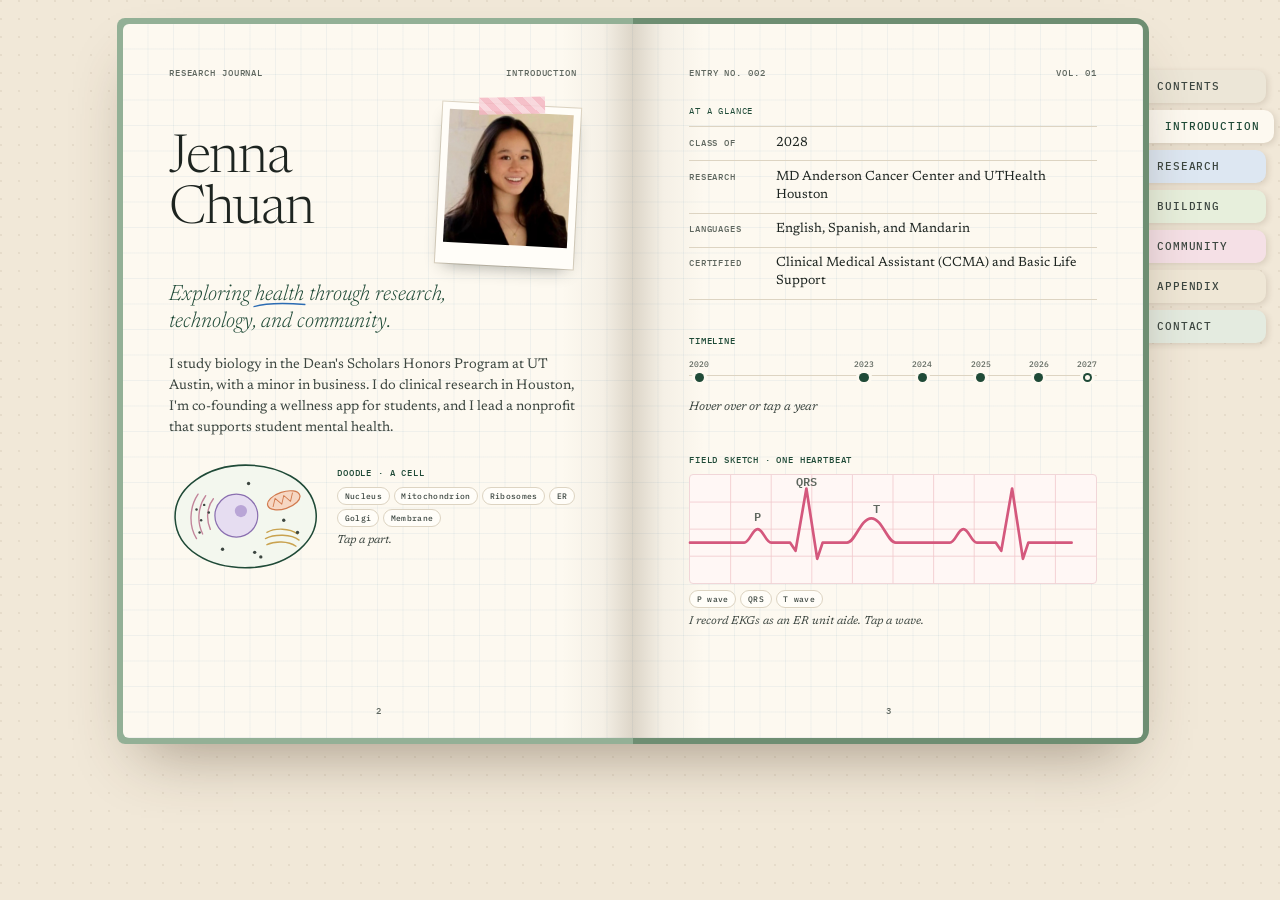
<file: journal.html>
<!doctype html>
<html lang="en">
<head>
  <meta charset="utf-8">
  <title>Jenna Chuan · Research Journal</title>
  <meta name="robots" content="noindex">
  <!-- The journal now lives inside the book on the home page -->
  <meta http-equiv="refresh" content="0; url=index.html#intro">
  <script>location.replace('index.html' + (location.hash || '#intro'));</script>
</head>
<body>
  <p><a href="index.html#intro">Open the journal</a></p>
</body>
</html>
</file>
<file: styles.css>
/* ------------------------------------------------------------------
   R@JC research journal
   The book is built from flat layers placed in 3D with CSS transforms.
   Everything inside the book is sized in cqw (1cqw = 1% of the page
   width), so the art and type scale together on any screen.
   pages.css styles the section pages and the zoomed-in reading view.
   ------------------------------------------------------------------ */

@property --bob {
  syntax: "<length>";
  inherits: true;
  initial-value: 0px;
}

:root {
  /* Desk and paper */
  --desk: #f1e8d8;
  --desk-shade: #e2d5bf;
  --paper: #fdf9f0;
  --grid: rgba(110, 150, 185, 0.11);
  --ink: #3a3f4a;
  --ink-soft: #5c6170;
  --highlight: #ffe48a;

  /* Cover */
  --cover: #93b096;
  --cover-dark: #6e8e72;
  --cover-ink: #fbf6ea;
  --label: #fbf6ea;
  --label-ink: #39473c;
  --tape: #f4b6c2;
  --tape-stripe: #f8d3da;
  --heart: #ec8ea0;

  /* Book size: one page is --w wide. The open book is two pages wide. */
  --w: min(360px, 40vw, 52vh);
  --h: calc(var(--w) * 1.4);
  --t: calc(var(--w) * 0.065); /* thickness of the page block */
  --inset: 4px;              /* pages sit slightly inside the hard cover */

  /* Motion */
  --flip: 1.15s;
  --stagger: 0.42s;
  --ease-flip: cubic-bezier(0.55, 0.05, 0.3, 1);
}

* { box-sizing: border-box; }

html, body { height: 100%; }

body {
  margin: 0;
  background: var(--desk);
  color: var(--ink);
  font-family: "IBM Plex Mono", ui-monospace, monospace;
  -webkit-font-smoothing: antialiased;
  overflow: hidden;
}

/* ---------- Desk ---------- */

.desk {
  position: relative;
  min-height: 100vh;
  min-height: 100dvh;
  display: grid;
  place-items: center;
  overflow: hidden;
  background:
    radial-gradient(ellipse at 50% 40%, rgba(255, 252, 244, 0.9), transparent 65%),
    radial-gradient(circle at 1px 1px, rgba(120, 95, 60, 0.09) 1px, transparent 0) 0 0 / 18px 18px,
    linear-gradient(var(--desk), var(--desk-shade));
}

/* ---------- Scene and book ---------- */

.scene {
  width: var(--w);
  height: var(--h);
  perspective: 2200px;
  perspective-origin: 50% 35%;
  container-type: inline-size;
  animation: arrive 1s 0.1s var(--ease-flip) both;
}

@keyframes arrive {
  from { opacity: 0; transform: translateY(40px); }
}

/* The camera is a full-screen layer around the book. Zooming into a page
   scales and moves the camera, so the whole 3D book grows together. */
.camera {
  position: absolute;
  inset: 0;
  display: grid;
  place-items: center;
  transform-origin: 0 0;
}

.camera.is-hidden { visibility: hidden; }

.book {
  --rx: 16deg;
  --ry: -24deg;
  --rz: 2deg;
  --tilt-x: 0deg;
  --tilt-y: 0deg;
  position: relative;
  width: 100%;
  height: 100%;
  transform-style: preserve-3d;
  transform:
    translateY(var(--bob))
    rotateX(calc(var(--rx) + var(--tilt-y)))
    rotateY(calc(var(--ry) + var(--tilt-x)))
    rotateZ(var(--rz));
  transition: transform 1s var(--ease-flip);
  cursor: pointer;
  outline: none;
  animation: bob 5s ease-in-out infinite;
}

@keyframes bob {
  50% { --bob: -8px; }
}

/* While the book follows the pointer, JS eases the tilt every frame,
   so the transform only needs a very short transition. */
.book.is-tracking { transition: transform 0.12s linear; }

/* The desk takes touch drags (to tilt the book) instead of panning */
.desk { touch-action: none; }

.book:focus-visible .cover {
  box-shadow: 0 0 0 3px var(--paper), 0 0 0 6px var(--cover-dark);
}

/* Open: lie flat-ish and slide right so the two-page spread is centred */
.book.is-open {
  --rx: 5deg;
  --ry: 0deg;
  --rz: 0deg;
  --tilt-x: 0deg;
  --tilt-y: 0deg;
  cursor: default;
  animation: none;
  transform: translateX(50%) rotateX(var(--rx));
}

/* Before zooming in, the open book lies completely flat */
.book.is-open.is-flat { --rx: 0deg; }

/* Every flat layer of the book */
.back-cover,
.fore-edge,
.bottom-edge,
.page--base,
.ribbon,
.leaf {
  position: absolute;
}

.back-cover {
  inset: 0;
  border-radius: 4px 12px 12px 4px;
  background: var(--cover-dark);
  box-shadow:
    0 30px 50px -10px rgba(70, 50, 30, 0.35),
    0 10px 18px rgba(70, 50, 30, 0.18);
}

/* The page block's visible sides: fine paper lines */
.fore-edge {
  top: var(--inset);
  bottom: var(--inset);
  left: calc(100% - var(--inset));
  width: calc(var(--t) - 2px);
  transform-origin: left center;
  transform: translateZ(calc(var(--t) - 2px)) rotateY(90deg);
  background:
    repeating-linear-gradient(90deg, #efe7d6 0 1px, #fbf6ea 1px 3px);
}

.bottom-edge {
  left: 0;
  width: calc(100% - var(--inset));
  top: calc(100% - var(--inset));
  height: calc(var(--t) - 2px);
  transform-origin: center top;
  transform: translateZ(calc(var(--t) - 2px)) rotateX(-90deg);
  background:
    repeating-linear-gradient(0deg, #efe7d6 0 1px, #fbf6ea 1px 3px);
}

.ribbon {
  left: 70%;
  top: calc(100% - 14px);
  width: 4.2cqw;
  height: 13cqw;
  background: linear-gradient(90deg, #c94d4d, #e06666 50%, #c94d4d);
  clip-path: polygon(0 0, 100% 0, 100% 100%, 50% 82%, 0 100%);
  transform: translateZ(calc(var(--t) / 2)) rotate(4deg);
  transform-origin: top center;
}

/* ---------- Pages ---------- */

.page {
  --gutter: linear-gradient(90deg, rgba(90, 70, 40, 0.2), rgba(90, 70, 40, 0.05) 6%, transparent 14%);
  overflow: hidden;
  background-color: var(--paper);
  background-image:
    var(--gutter),
    linear-gradient(var(--grid) 1px, transparent 1px),
    linear-gradient(90deg, var(--grid) 1px, transparent 1px);
  background-size: 100% 100%, 5cqw 5cqw, 5cqw 5cqw;
  background-position: 0 0, -1px -1px, -1px -1px;
}

/* Right-hand pages have the spine on their left, left-hand pages on their right */
.page.face--front,
.page--base { border-radius: 0 6px 6px 0; }

.page.face--back {
  --gutter: linear-gradient(270deg, rgba(90, 70, 40, 0.2), rgba(90, 70, 40, 0.05) 6%, transparent 14%);
  border-radius: 6px 0 0 6px;
}

.page--toc { overflow: visible; }

/* The last right-hand page, under every leaf */
.page--base {
  top: var(--inset);
  bottom: var(--inset);
  left: 0;
  right: var(--inset);
  transform: translateZ(calc(var(--t) - 6.6px));
}

.page__inner {
  position: relative;
  height: 100%;
  padding: 9cqw 9cqw 8cqw 11cqw;
}

.page__meta {
  display: flex;
  justify-content: space-between;
  margin: 0 0 5cqw;
  font-size: 2.6cqw;
  letter-spacing: 0.08em;
  text-transform: uppercase;
  color: var(--ink-soft);
}

.page__number {
  position: absolute;
  bottom: 5cqw;
  left: 0;
  right: 0;
  text-align: center;
  font-size: 3cqw;
  color: var(--ink-soft);
}

/* ---------- Table of contents ---------- */

.toc__title {
  margin: 0 0 6cqw;
  font-family: "Caveat", cursive;
  font-weight: 600;
  font-size: 10.5cqw;
  line-height: 1;
  color: var(--ink);
}

.toc__title:focus { outline: none; }

.highlight {
  padding: 0 1.5cqw;
  background: linear-gradient(transparent 52%, var(--highlight) 52%, var(--highlight) 88%, transparent 88%);
  border-radius: 1cqw;
}

.toc {
  list-style: none;
  margin: 0;
  padding: 0;
}

/* No gaps between links: the spacing is padding, so the pointer never drops out */

.toc a {
  display: flex;
  align-items: baseline;
  gap: 2.4cqw;
  color: inherit;
  text-decoration: none;
  border-radius: 1.5cqw;
  padding: 1.9cqw 1.2cqw;
  margin: -1.3cqw -1.2cqw;
  transition: background-color 0.2s;
}

.toc a:hover,
.toc a:focus-visible {
  background: rgba(147, 176, 150, 0.2);
  outline: none;
}

/* The label nudges over; the link itself stays put under the pointer */
.toc__label { transition: transform 0.2s; }
.toc a:hover .toc__label,
.toc a:focus-visible .toc__label { transform: translateX(1cqw); }

.toc__num {
  font-size: 2.8cqw;
  color: var(--cover-dark);
  font-weight: 500;
}

.toc__label {
  font-family: "Caveat", cursive;
  font-weight: 600;
  font-size: 7.4cqw;
  line-height: 1.05;
}

.toc__dots {
  flex: 1;
  border-bottom: 0.5cqw dotted rgba(58, 63, 74, 0.35);
  transform: translateY(-1.2cqw);
}

.toc__page {
  font-size: 2.8cqw;
  color: var(--ink-soft);
}

.paperclip {
  position: absolute;
  top: -3.5cqw;
  left: 46cqw;
  width: 5cqw;
  height: 17cqw;
  border: 0.9cqw solid #a2abb6;
  border-radius: 3cqw;
  transform: rotate(6deg);
  opacity: 0;
  transition: opacity 0.3s;
}

/* Only clip it on while the contents page is showing, so it never pokes out
   from under the cover or another page */
.book[data-spread="1"] .paperclip {
  opacity: 1;
  transition-delay: 0.3s;
}

.paperclip::after {
  content: "";
  position: absolute;
  inset: 2.4cqw 0.7cqw 3.5cqw;
  border: 0.9cqw solid #a2abb6;
  border-top: 0;
  border-radius: 0 0 2cqw 2cqw;
}

/* ---------- Leaves (the parts that turn) ----------
   Leaf --i counts from the front cover (0) to the back of the book (7).
   On the right-hand stack the front cover sits highest; once turned to the
   left, the most recently turned leaf sits highest. js/book.js sets
   --dur and --delay on each leaf so a run of pages riffles in order. */

.leaf {
  --zr: calc(var(--t) - var(--i) * 0.7px);
  --zl: calc(var(--t) - 6px + var(--i) * 0.7px);
  top: var(--inset);
  left: 0;
  width: calc(100% - var(--inset));
  height: calc(100% - 2 * var(--inset));
  transform-style: preserve-3d;
  transform-origin: left center;
  transform: translateZ(var(--zr)) rotateY(0deg);
  transition: transform var(--dur, var(--flip)) var(--ease-flip) var(--delay, 0s);
}

.leaf.is-flipped { transform: translateZ(var(--zl)) rotateY(-179.6deg); }

.leaf--cover {
  top: 0;
  width: 100%;
  height: 100%;
}

.face {
  position: absolute;
  inset: 0;
  backface-visibility: hidden;
  -webkit-backface-visibility: hidden;
  /* Each page is flat and gets its own stacking layer. Without this, Chrome
     hit-tests the page itself instead of the links on it, so real mouse
     clicks on the contents never reached them. */
  isolation: isolate;
}

.face--back { transform: rotateY(180deg); }

/* Shading on a turning page: it darkens as it turns edge-on to the light */
.face::after {
  content: "";
  position: absolute;
  inset: 0;
  border-radius: inherit;
  pointer-events: none;
  opacity: 0;
  background: linear-gradient(90deg, rgba(60, 45, 25, 0.5), rgba(60, 45, 25, 0.15));
}

.face--back::after {
  background: linear-gradient(270deg, rgba(60, 45, 25, 0.5), rgba(60, 45, 25, 0.15));
}

.leaf.turn-fwd .face--front::after { animation: shade-in var(--dur) var(--ease-flip) var(--delay) both; }
.leaf.turn-fwd .face--back::after { animation: shade-out var(--dur) var(--ease-flip) var(--delay) both; }
.leaf.turn-back .face--front::after { animation: shade-out var(--dur) var(--ease-flip) var(--delay) both; }
.leaf.turn-back .face--back::after { animation: shade-in var(--dur) var(--ease-flip) var(--delay) both; }

@keyframes shade-in { from { opacity: 0; } to { opacity: 1; } }
@keyframes shade-out { from { opacity: 1; } to { opacity: 0; } }

/* ---------- Front cover ---------- */

.cover {
  border-radius: 4px 12px 12px 4px;
  overflow: hidden;
  color: var(--cover-ink);
  background-color: var(--cover);
  background-image:
    repeating-linear-gradient(0deg, rgba(255, 255, 255, 0.05) 0 1px, transparent 1px 3px),
    repeating-linear-gradient(90deg, rgba(0, 0, 0, 0.04) 0 1px, transparent 1px 3px),
    radial-gradient(ellipse at 30% 20%, rgba(255, 255, 255, 0.18), transparent 60%);
  box-shadow: inset -2px 0 0 rgba(255, 255, 255, 0.15), inset 0 -2px 0 rgba(0, 0, 0, 0.08);
}

.cover__spine {
  position: absolute;
  top: 0;
  bottom: 0;
  left: 0;
  width: 9cqw;
  background: var(--cover-dark);
  box-shadow: inset -4px 0 6px -3px rgba(0, 0, 0, 0.25);
}

.cover__spine::after {
  content: "";
  position: absolute;
  top: 3cqw;
  bottom: 3cqw;
  right: 1.8cqw;
  border-right: 0.5cqw dashed rgba(251, 246, 234, 0.55);
}

.cover__stamp {
  position: absolute;
  top: 4.6cqw;
  left: 9cqw;
  right: 0;
  margin: 0;
  text-align: center;
  font-size: 2.9cqw;
  font-weight: 500;
  letter-spacing: 0.16em;
  text-transform: uppercase;
  opacity: 0.9;
}

.cover__doodle {
  position: absolute;
  fill: none;
  stroke: var(--cover-ink);
  stroke-width: 2.2;
  stroke-linecap: round;
  stroke-linejoin: round;
  opacity: 0.75;
}

.cover__doodle .fill { fill: var(--cover-ink); stroke: none; }

.cover__doodle--flask { width: 8cqw; top: 18cqw; right: 8cqw; transform: rotate(12deg); }
.cover__doodle--atom { width: 11cqw; bottom: 7cqw; left: 14cqw; transform: rotate(-10deg); }
.cover__doodle--sparkle { width: 6cqw; top: 25cqw; left: 16cqw; }
.cover__doodle--sparkle-sm { width: 3.6cqw; bottom: 15cqw; right: 10cqw; }

/* Taped-on photo */
.polaroid {
  position: absolute;
  top: 17.5cqw;
  left: 26cqw;
  width: 52cqw;
  margin: 0;
  padding: 3cqw 3cqw 10cqw;
  background: #fffdf7;
  border-radius: 1cqw;
  transform: rotate(-4deg);
  box-shadow:
    0 1.4cqw 2.4cqw rgba(40, 55, 40, 0.28),
    0 0.3cqw 0.6cqw rgba(40, 55, 40, 0.2);
}

.polaroid__photo {
  display: block;
  width: 100%;
  height: auto;
  aspect-ratio: 1 / 1.08;
  object-fit: cover;
  border-radius: 0.6cqw;
  background: #e9efe6;
}

.tape {
  position: absolute;
  top: -2.6cqw;
  width: 16cqw;
  height: 5.4cqw;
  background:
    repeating-linear-gradient(45deg, var(--tape) 0 1.6cqw, var(--tape-stripe) 1.6cqw 3.2cqw);
  opacity: 0.88;
  box-shadow: 0 0.3cqw 0.6cqw rgba(0, 0, 0, 0.08);
  clip-path: polygon(3% 0, 97% 4%, 100% 50%, 96% 100%, 2% 96%, 0 45%);
}

.tape--left { left: -5cqw; transform: rotate(-32deg); }
.tape--right { right: -5cqw; transform: rotate(28deg); }

.heart-sticker {
  position: absolute;
  top: 72cqw;
  left: 72cqw;
  width: 9cqw;
  height: 9cqw;
  display: grid;
  place-items: center;
  border-radius: 50%;
  background: var(--heart);
  color: #fff;
  font-size: 5cqw;
  line-height: 1;
  border: 0.7cqw solid #fff;
  transform: rotate(14deg);
  box-shadow: 0 0.5cqw 1cqw rgba(0, 0, 0, 0.15);
}

/* Name plate */
.label {
  position: absolute;
  top: 93cqw;
  left: 18cqw;
  right: 9cqw;
  padding: 4cqw 3cqw 4.2cqw;
  text-align: center;
  color: var(--label-ink);
  background: var(--label);
  border-radius: 2.2cqw;
  box-shadow: 0 0.8cqw 1.6cqw rgba(40, 55, 40, 0.18);
}

.label::before {
  content: "";
  position: absolute;
  inset: 1.4cqw;
  border: 0.4cqw solid rgba(110, 142, 114, 0.55);
  border-radius: 1.4cqw;
  pointer-events: none;
}

.label__kicker {
  margin: 0;
  font-size: 2.7cqw;
  font-weight: 500;
  letter-spacing: 0.22em;
  text-transform: uppercase;
  color: var(--cover-dark);
}

.label__name {
  margin: 1cqw 0 2.6cqw;
  font-family: "Caveat", cursive;
  font-weight: 600;
  font-size: 11.5cqw;
  line-height: 1.05;
}

.label__tagline {
  margin: 0;
  line-height: 1.4;
  font-size: 2.4cqw;
  letter-spacing: 0.04em;
  color: #66746a;
}

/* Inside of the cover */
.endpaper {
  border-radius: 12px 4px 4px 12px;
  background-color: #e6eee2;
  background-image:
    url("data:image/svg+xml,%3Csvg xmlns='http://www.w3.org/2000/svg' width='56' height='56' viewBox='0 0 56 56'%3E%3Cg fill='none' stroke='%2393b096' stroke-width='1.6' stroke-linecap='round' stroke-linejoin='round' opacity='.6'%3E%3Cpath d='M12 8v7l-5 9a2 2 0 0 0 1.8 3h10.4a2 2 0 0 0 1.8-3l-5-9V8M10.5 8h7'/%3E%3Cpath d='M42 34l1.2 3.3 3.3 1.2-3.3 1.2L42 43l-1.2-3.3-3.3-1.2 3.3-1.2z' fill='%2393b096' stroke='none'/%3E%3C/g%3E%3Ccircle cx='40' cy='12' r='2' fill='%23f4b6c2'/%3E%3Ccircle cx='14' cy='44' r='2' fill='%23f4b6c2'/%3E%3C/svg%3E");
  background-size: 14cqw 14cqw;
  /* the cloth of the cover wraps round the edge of the endpaper */
  box-shadow: inset 0 0 0 7px var(--cover);
}

/* ---------- Flyleaf front: bookplate ---------- */

.bookplate {
  display: grid;
  place-items: center;
  padding: 10cqw;
}

.bookplate__frame {
  width: 100%;
  padding: 8cqw 5cqw;
  text-align: center;
  background: var(--paper);
  border: 0.6cqw solid var(--cover-dark);
  outline: 0.3cqw solid var(--cover-dark);
  outline-offset: 1.4cqw;
  border-radius: 2cqw;
}

.bookplate__ex {
  margin: 0;
  font-family: "Newsreader", Georgia, serif;
  font-weight: 400;
  font-style: italic;
  font-size: 6.6cqw;
  color: var(--cover-dark);
}

.bookplate__label {
  margin: 4cqw 0 1cqw;
  font-size: 2.6cqw;
  letter-spacing: 0.14em;
  text-transform: uppercase;
  color: var(--ink-soft);
}

.bookplate__name {
  margin: 0;
  font-family: "Caveat", cursive;
  font-weight: 600;
  font-size: 10cqw;
  border-bottom: 0.4cqw solid rgba(58, 63, 74, 0.3);
}

/* ---------- Flyleaf back: welcome note (left-hand page) ---------- */

.page--welcome .page__inner { padding: 9cqw 11cqw 8cqw 9cqw; }

.welcome__title {
  margin: 0 0 3cqw;
  font-family: "Caveat", cursive;
  font-weight: 600;
  font-size: 10cqw;
  line-height: 1;
}

.welcome__text {
  margin: 0;
  font-family: "Caveat", cursive;
  font-size: 5.6cqw;
  line-height: 1.25;
}

.doodle {
  fill: none;
  stroke: var(--cover-dark);
  stroke-width: 2.4;
  stroke-linecap: round;
  stroke-linejoin: round;
}

.doodle--welcome {
  display: block;
  width: 34cqw;
  margin: 7cqw 0 0 4cqw;
  opacity: 0.8;
}

.welcome__sign {
  position: absolute;
  right: 13cqw;
  bottom: 9cqw;
  margin: 0;
  font-family: "Caveat", cursive;
  font-weight: 600;
  font-size: 7cqw;
  color: var(--cover-dark);
}

/* ---------- Sticky note hint ---------- */

.sticky-note {
  position: absolute;
  top: calc(50% + var(--h) * 0.12);
  left: calc(50% + var(--w) * 0.5 + 5vw);
  width: 120px;
  padding: 14px 12px 16px;
  background: #fff0a3;
  box-shadow: 0 10px 18px -8px rgba(80, 60, 20, 0.35);
  transform: rotate(5deg);
  font-family: "Caveat", cursive;
  font-size: 24px;
  font-weight: 600;
  line-height: 1;
  text-align: center;
  color: #5b4f2a;
  pointer-events: none;
  transition: opacity 0.4s, transform 0.4s;
  animation: arrive 1s 0.6s var(--ease-flip) both;
}

.sticky-note p { margin: 0; }

.sticky-note__arrow {
  position: absolute;
  width: 70px;
  left: -64px;
  top: -34px;
  fill: none;
  stroke: #5b4f2a;
  stroke-width: 2.5;
  stroke-linecap: round;
  stroke-linejoin: round;
  transform: scaleX(-1) rotate(10deg);
}

.desk.is-open .sticky-note {
  opacity: 0;
  transform: rotate(5deg) translateY(12px);
}

/* ---------- Close button ---------- */

.close-journal {
  position: fixed;
  top: max(16px, env(safe-area-inset-top));
  left: max(16px, env(safe-area-inset-left));
  z-index: 10;
  padding: 10px 16px;
  font: 500 13px/1 "IBM Plex Mono", ui-monospace, monospace;
  letter-spacing: 0.04em;
  color: var(--ink);
  background: var(--paper);
  border: 1.5px solid rgba(58, 63, 74, 0.25);
  border-radius: 999px;
  box-shadow: 0 4px 10px rgba(80, 60, 20, 0.12);
  cursor: pointer;
  animation: arrive 0.5s var(--ease-flip) both;
}

.close-journal:hover { background: #fff; }
.close-journal:focus-visible { outline: 2px solid var(--cover-dark); outline-offset: 2px; }

/* ---------- Phones: one page at a time ---------- */

@media (max-width: 720px) {
  :root {
    --w: min(340px, calc(100vw - 48px), 56vh);
  }

  /* Keep the right-hand page centred; the left page swings off to the side */
  .book.is-open {
    transform: rotateX(var(--rx));
  }

  /* Before zooming into a section, slide its left-hand page to the centre */
  .book.is-open.is-left {
    transform: translateX(100%) rotateX(var(--rx));
  }

  .sticky-note {
    top: calc(50% + var(--h) / 2 + 36px);
    left: calc(50% - 75px);
    width: 150px;
    padding: 10px 10px 12px;
    font-size: 20px;
    transform: rotate(-3deg);
  }

  .sticky-note p br { display: none; }
  .sticky-note__arrow { display: none; }

  .desk.is-open .sticky-note { transform: rotate(-3deg) translateY(12px); }
}


/* Even out short handwritten lines so no single word is left on its own */
.welcome__text { text-wrap: balance; }

@media (prefers-reduced-motion: reduce) {
  .book,
  .leaf,
  .scene,
  .camera,
  .sticky-note {
    animation: none !important;
    transition-duration: 0.01ms !important;
    transition-delay: 0s !important;
  }

  .face::after {
    animation: none !important;
  }
}

/* Used for one frame when the book is put into a state without animating */
.no-anim,
.no-anim * {
  transition: none !important;
  animation-duration: 0s !important;
  animation-delay: 0s !important;
}
</file>
<file: pages.css>
/* ------------------------------------------------------------------
   Section pages and the reading view
   Every size on a page is a multiple of --u, 1% of the page's width, so
   a page looks the same as a miniature inside the 3D book and when the
   book has zoomed in and the reading view takes over.
   Layout: two-page spreads with wide margins; index tabs on the fore-edge.
   Accent colors are the two algal pigments from entry 03.
   ------------------------------------------------------------------ */

:root {
  --j-ink: #1d2420;
  --j-ink-2: #3c4640;
  --j-ink-3: #5f675f;
  --j-rule: #ddd4c2;
  --j-green: #1f4a37;
  --j-green-wash: #e4ebe0;
  --pc: #2c6cb3;          /* phycocyanin blue */
  --pe: #d4587d;          /* phycoerythrin pink */
  --pea: #8db56a;
  --pea-dark: #6f9a4f;

  --serif: "Newsreader", "Iowan Old Style", Georgia, serif;
  --mono: "IBM Plex Mono", ui-monospace, "SFMono-Regular", Menlo, monospace;
  --hand: "Caveat", "Bradley Hand", cursive;
  --ease-out: cubic-bezier(0.2, 0.7, 0.2, 1);
}

/* Page containers: a book face that holds a copy, or a page in the reading view */
[data-slot],
.pg { container-type: inline-size; }

.pg__in {
  --u: 1cqw;
  position: relative;
  height: 100%;
  padding: calc(var(--u) * 8.5) calc(var(--u) * 9) calc(var(--u) * 10);
  font: 400 calc(var(--u) * 2.75) / 1.5 var(--serif);
  color: var(--j-ink);
  -webkit-font-smoothing: antialiased;
}

/* Extra room on the spine side */
.pg--l .pg__in,
.face--back > .pg__in { padding-right: calc(var(--u) * 11); }
.pg--r .pg__in,
.face--front > .pg__in,
.page--base > .pg__in { padding-left: calc(var(--u) * 11); }

.pg__in p { margin: 0; }
.pg__in cite { font-style: italic; }
.pg__in a { color: inherit; }
.pg__in h1, .pg__in h2, .pg__in h3 { margin: 0; font-weight: 400; }

.cap {
  font: 500 calc(var(--u) * 1.8) / 1.5 var(--mono);
  letter-spacing: 0.09em;
  text-transform: uppercase;
  color: var(--j-ink-3);
  text-wrap: balance;
}

.pg-meta {
  display: flex;
  justify-content: space-between;
  gap: calc(var(--u) * 2);
  margin-bottom: calc(var(--u) * 5) !important;
  font: 500 calc(var(--u) * 1.75) / 1.4 var(--mono);
  letter-spacing: 0.1em;
  text-transform: uppercase;
  color: var(--j-ink-3);
}

.pg-num {
  position: absolute;
  left: 0;
  right: 0;
  bottom: calc(var(--u) * 4.2);
  text-align: center;
  font: 500 calc(var(--u) * 1.8) / 1 var(--mono);
  color: var(--j-ink-3);
}

/* ---------- Chapter openings ---------- */

.ch-title {
  margin: 0 0 calc(var(--u) * 2.6) !important;
  font-weight: 300 !important;
  font-size: calc(var(--u) * 8.2);
  line-height: 0.95;
  letter-spacing: -0.02em;
}

.ch-intro {
  font-size: calc(var(--u) * 2.85);
  line-height: 1.5;
  color: var(--j-ink-2);
  text-wrap: pretty;
}

.list-title {
  margin: calc(var(--u) * 4.5) 0 calc(var(--u) * 1.4) !important;
  color: var(--j-green);
}

.pg__in > .list-title:first-child,
.pg-meta + .list-title { margin-top: 0 !important; }

/* ---------- Introduction ---------- */

.intro__head {
  display: grid;
  grid-template-columns: minmax(0, 1fr) calc(var(--u) * 27);
  gap: calc(var(--u) * 5);
  align-items: center;
  margin: calc(var(--u) * 1) 0 calc(var(--u) * 3);
}

.snapshot {
  position: relative;
  margin: 0;
  padding: calc(var(--u) * 1.4) calc(var(--u) * 1.4) calc(var(--u) * 4.2);
  background: #fffdf8;
  box-shadow: 0 calc(var(--u) * 1.6) calc(var(--u) * 3.6) calc(var(--u) * -1.6) rgba(29, 36, 32, 0.45), 0 0 0 1px var(--j-rule);
  transform: rotate(3deg);
}

.snapshot img {
  display: block;
  width: 100%;
  height: auto;
  aspect-ratio: 630 / 678;
  object-fit: cover;
}

/* A strip of tape across the top */
.snapshot::before {
  content: "";
  position: absolute;
  top: calc(var(--u) * -1.6);
  left: 50%;
  width: calc(var(--u) * 13);
  height: calc(var(--u) * 3.4);
  background: repeating-linear-gradient(45deg, #f4b6c2 0 calc(var(--u) * 1.2), #f8d3da calc(var(--u) * 1.2) calc(var(--u) * 2.4));
  opacity: 0.85;
  transform: translateX(-50%) rotate(-4deg);
}

.intro__name {
  margin: 0 !important;
  font-weight: 300 !important;
  font-size: calc(var(--u) * 10.5);
  line-height: 0.95;
  letter-spacing: -0.025em;
}

.intro__tagline {
  margin-bottom: calc(var(--u) * 3.5) !important;
  font-style: italic;
  font-weight: 300;
  font-size: calc(var(--u) * 4.3);
  line-height: 1.25;
  color: var(--j-green);
  text-wrap: balance;
}

.stroke { position: relative; white-space: nowrap; }

.stroke svg {
  position: absolute;
  left: -4%;
  bottom: -0.16em;
  width: 108%;
  height: 0.4em;
  overflow: visible;
  fill: none;
  stroke: var(--pc);
  stroke-width: 3;
  stroke-linecap: round;
}

.stroke path { stroke-dasharray: 1; stroke-dashoffset: 1; }
.is-in .stroke path { stroke-dashoffset: 0; transition: stroke-dashoffset 1s 0.3s var(--ease-out); }

.intro__lede {
  font-size: calc(var(--u) * 2.75);
  color: var(--j-ink-2);
  text-wrap: pretty;
}

/* ---------- Research entries ---------- */

.entry {
  position: relative;
  margin-top: calc(var(--u) * 2.8);
  padding-top: calc(var(--u) * 2.6);
  border-top: 1px solid var(--j-rule);
}

.pg__in > .entry:first-child { margin-top: 0; padding-top: 0; border-top: 0; }

.entry__meta span { color: var(--j-green); }

.entry__title {
  margin-top: calc(var(--u) * 0.6) !important;
  font-size: calc(var(--u) * 3.4);
  line-height: 1.2;
}

.entry__toggle {
  all: unset;
  cursor: pointer;
  text-decoration: underline;
  text-decoration-thickness: 1px;
  text-decoration-color: var(--j-rule);
  text-underline-offset: 0.18em;
  transition: color 0.2s, text-decoration-color 0.2s;
}

.entry__toggle:hover,
.entry__toggle[aria-expanded="true"] { color: var(--j-green); text-decoration-color: var(--pe); }
.entry__toggle:focus-visible { outline: 2px solid var(--j-green); outline-offset: 3px; }

.entry__where { margin-top: calc(var(--u) * 0.6) !important; letter-spacing: 0.05em; }

.entry__text {
  margin-top: calc(var(--u) * 1.2) !important;
  font-size: calc(var(--u) * 2.65);
  text-wrap: pretty;
}

/* Paper and poster previews: hover a title (or tap it) to see one */
.preview {
  position: absolute;
  z-index: 8;
  top: calc(var(--u) * 7);
  right: calc(var(--u) * -3);
  width: calc(var(--u) * 42);
  opacity: 0;
  pointer-events: none;
  transform: translateY(calc(var(--u) * 1)) rotate(1.5deg);
  transition: opacity 0.25s, transform 0.4s var(--ease-out);
}

@media (hover: hover) {
  .reader .entry:has(.entry__toggle:hover) .preview { opacity: 1; transform: none; }
}

.reader .entry.is-previewing .preview { opacity: 1; transform: none; pointer-events: auto; }

.pv {
  --line: #e6dfd1;
  margin: 0;
  padding: calc(var(--u) * 2.6);
  background: #fffdf8;
  border: 1px solid var(--j-rule);
  box-shadow: 0 calc(var(--u) * 3) calc(var(--u) * 6) calc(var(--u) * -3) rgba(29, 36, 32, 0.55);
  color: var(--j-ink);
}

.pv__mast {
  padding-bottom: calc(var(--u) * 1);
  border-bottom: 1px solid var(--j-ink);
  font: 600 calc(var(--u) * 2.2) / 1.2 var(--serif);
  font-variant: small-caps;
  letter-spacing: 0.05em;
  color: var(--j-green);
}

.pv__sub {
  margin-top: calc(var(--u) * 1) !important;
  font: 500 calc(var(--u) * 1.55) / 1.4 var(--mono);
  letter-spacing: 0.08em;
  text-transform: uppercase;
  color: var(--j-ink-3);
}

.pv__title {
  margin: calc(var(--u) * 1.2) 0 calc(var(--u) * 1.6) !important;
  font: 500 calc(var(--u) * 2.1) / 1.3 var(--serif);
}

.pv__cap {
  margin-top: calc(var(--u) * 1.6);
  font: 500 calc(var(--u) * 1.55) / 1.4 var(--mono);
  color: var(--j-ink-3);
}

.bar {
  display: block;
  height: calc(var(--u) * 0.7);
  margin-top: calc(var(--u) * 0.9);
  border-radius: 99px;
  background: var(--line);
}

.w50 { width: 50%; } .w60 { width: 60%; } .w70 { width: 70%; } .w80 { width: 80%; } .w90 { width: 90%; }

.pv__cols { display: grid; grid-template-columns: 1fr 1fr; gap: calc(var(--u) * 2); }

.pv__q {
  display: grid;
  grid-template-columns: 1fr auto;
  align-items: center;
  gap: calc(var(--u) * 2);
  padding: calc(var(--u) * 1.1) 0;
  border-bottom: 1px dashed var(--line);
}

.pv__q .bar { margin: 0; }
.boxes { display: flex; gap: calc(var(--u) * 0.8); }
.boxes i { width: calc(var(--u) * 1.4); height: calc(var(--u) * 1.4); border: 1px solid var(--j-ink-3); border-radius: 2px; }
.boxes i.on { background: var(--j-green); border-color: var(--j-green); }

.pv--poster { padding: 0; }
.pv__band { padding: calc(var(--u) * 1.6) calc(var(--u) * 2); background: var(--j-green); color: #fbf8f1; font: 500 calc(var(--u) * 1.9) / 1.3 var(--serif); }
.pv--poster .pv__grid, .pv--poster .pv__cap { padding-inline: calc(var(--u) * 2); }
.pv--poster .pv__cap { padding-bottom: calc(var(--u) * 2); }
.pv__grid { display: grid; grid-template-columns: 1fr 1.3fr 1fr; gap: calc(var(--u) * 1.6); align-items: start; padding-top: calc(var(--u) * 1.6); }

.gel, .hairpin, .pv__plot { width: 100%; display: block; }
.gel__bed { fill: #e9ece4; stroke: var(--j-rule); }
.gel__wells rect { fill: #c9cdc2; }
.gel__ladder rect { fill: #b4b9b0; }
.gel__pc { fill: var(--pc); }
.gel__pe { fill: var(--pe); }
.vials { display: flex; gap: calc(var(--u) * 1); }
.vials i { width: calc(var(--u) * 2.2); height: calc(var(--u) * 3.8); border-radius: 3px 3px 8px 8px; border: 1px solid var(--j-rule); background: linear-gradient(transparent 30%, var(--v) 30%); }
.vials .pc { --v: var(--pc); }
.vials .pe { --v: var(--pe); }
.hairpin path { fill: none; stroke: var(--j-green); stroke-width: 2.5; stroke-linecap: round; }
.hairpin .hairpin__pairs { stroke: var(--j-ink-3); stroke-width: 1.2; stroke-dasharray: 2 3; }
.hairpin__mut { fill: var(--pe); }
.pv__ribbon { display: inline-block; padding: calc(var(--u) * 0.5) calc(var(--u) * 1); background: var(--pe); color: #fff; font: 500 calc(var(--u) * 1.2) / 1.2 var(--mono); letter-spacing: 0.08em; text-transform: uppercase; }
.pv__plot { margin-bottom: calc(var(--u) * 1); }
.pv__plot .axis { fill: none; stroke: var(--j-ink-3); stroke-width: 0.8; }
.pv__plot .dots circle { fill: var(--pc); opacity: 0.75; }
.pv__plot .fit { stroke: var(--pe); stroke-width: 1.4; }

/* Pigments and the absorbance sketch */
.pigments {
  display: grid;
  grid-template-columns: auto minmax(0, 1fr);
  align-items: center;
  gap: calc(var(--u) * 3.5);
  margin-top: calc(var(--u) * 1.8);
}

.pigments__chips { display: grid; gap: calc(var(--u) * 1.4); }

.pigment { display: flex; align-items: center; gap: calc(var(--u) * 1.4); }
.pigment > span:last-child { display: grid; }

.pigment__chip {
  flex: none;
  width: calc(var(--u) * 3.6);
  height: calc(var(--u) * 3.6);
  border-radius: 50%;
  background: var(--chip);
  box-shadow: 0 0 0 calc(var(--u) * 0.6) color-mix(in srgb, var(--chip) 16%, transparent);
}

.pigment--pc { --chip: var(--pc); }
.pigment--pe { --chip: var(--pe); }
.pigment__name { font-style: italic; font-size: calc(var(--u) * 2.45); line-height: 1.15; }
.pigment .cap { font-size: calc(var(--u) * 1.65); letter-spacing: 0.04em; text-transform: none; }

.spectrum { margin: 0; max-width: calc(var(--u) * 44); }
.spectrum svg { width: 100%; display: block; overflow: visible; }
.spectrum figcaption { margin-top: calc(var(--u) * 0.4); font-size: calc(var(--u) * 1.55); letter-spacing: 0.04em; text-transform: none; }
.spectrum__axis { fill: none; stroke: var(--j-ink-3); stroke-width: 1; }
.spectrum__ticks path { stroke: var(--j-ink-3); }
.spectrum__ticks text { font: 500 11px var(--mono); fill: var(--j-ink-3); text-anchor: middle; }
.spectrum__pc, .spectrum__pe { fill: none; stroke-width: 2.4; stroke-linejoin: round; stroke-dasharray: 1; stroke-dashoffset: 1; transition: opacity 0.3s; }
.spectrum__pc { stroke: var(--pc); }
.spectrum__pe { stroke: var(--pe); }
.is-in .spectrum__pc { stroke-dashoffset: 0; transition: stroke-dashoffset 1.5s 0.3s var(--ease-out), opacity 0.3s; }
.is-in .spectrum__pe { stroke-dashoffset: 0; transition: stroke-dashoffset 1.5s 0.6s var(--ease-out), opacity 0.3s; }
.pigments:has(.pigment--pc:hover) .spectrum__pe,
.pigments:has(.pigment--pe:hover) .spectrum__pc { opacity: 0.15; }

/* ---------- Building ---------- */

.feature { margin-top: calc(var(--u) * 4.5); }

.feature__title {
  margin: calc(var(--u) * 0.8) 0 calc(var(--u) * 1.6) !important;
  font-size: calc(var(--u) * 5);
  line-height: 1.05;
  letter-spacing: -0.015em;
}

.feature__text { font-size: calc(var(--u) * 2.7); text-wrap: pretty; }

.pea-spot { display: flex; align-items: center; gap: calc(var(--u) * 2.4); margin-top: calc(var(--u) * 3); }

.pea {
  all: unset;
  cursor: pointer;
  flex: none;
  width: calc(var(--u) * 13);
  -webkit-tap-highlight-color: transparent;
}

.pea:focus-visible { outline: 2px solid var(--j-green); outline-offset: 4px; border-radius: 50%; }
.pea svg { width: 100%; display: block; overflow: visible; }
.pea__skin { fill: var(--pea); }
.pea__shine { fill: #fff; opacity: 0.35; }
.pea__eyes { fill: var(--j-ink); transform-box: fill-box; transform-origin: center; animation: blink 5s infinite; }
.pea__cheek { fill: var(--pe); opacity: 0.45; transition: opacity 0.3s; }
.pea__smile { fill: none; stroke: var(--j-ink); stroke-width: 2; stroke-linecap: round; }
.pea__sprout { fill: var(--j-green); transform-box: fill-box; transform-origin: 0% 100%; animation: sway 4s ease-in-out infinite; }
.pea__stem { stroke: var(--j-green); stroke-width: 2.5; stroke-linecap: round; }
.pea__shadow { fill: var(--j-ink); opacity: 0.08; transform-box: fill-box; transform-origin: center; }
.pea__body { transform-box: fill-box; transform-origin: 50% 100%; }
.pea:hover .pea__cheek { opacity: 0.75; }
.pea.is-boing .pea__body { animation: boing 0.7s var(--ease-out); }
.pea.is-boing .pea__shadow { animation: pea-shadow 0.7s var(--ease-out); }

@keyframes blink { 0%, 46%, 50%, 100% { transform: scaleY(1); } 48% { transform: scaleY(0.1); } }
@keyframes sway { 50% { transform: rotate(-8deg); } }
@keyframes boing {
  18% { transform: scale(1.12, 0.84); }
  45% { transform: translateY(-16px) scale(0.92, 1.08); }
  70% { transform: translateY(0) scale(1.06, 0.94); }
}
@keyframes pea-shadow { 45% { transform: scale(0.6); opacity: 0.04; } }

.pea__bubble {
  position: relative;
  padding: calc(var(--u) * 1.2) calc(var(--u) * 2);
  background: #fffdf8;
  border: 1px solid var(--j-rule);
  border-radius: calc(var(--u) * 2.2);
  font: 600 calc(var(--u) * 2.8) / 1.1 var(--hand);
  color: var(--j-green);
}

.pea__bubble::before {
  content: "";
  position: absolute;
  left: calc(var(--u) * -0.9);
  top: 50%;
  width: calc(var(--u) * 1.6);
  height: calc(var(--u) * 1.6);
  background: #fffdf8;
  border-left: 1px solid var(--j-rule);
  border-bottom: 1px solid var(--j-rule);
  transform: translateY(-50%) rotate(45deg);
}

.pea__bubble.is-new { animation: pop 0.35s var(--ease-out); }
@keyframes pop { from { transform: scale(0.88); opacity: 0.3; } }


.build {
  display: grid;
  grid-template-columns: calc(var(--u) * 32) minmax(0, 1fr);
  gap: calc(var(--u) * 6);
  align-items: start;
}

.phone { margin: 0; }

.phone__screen {
  position: relative;
  display: flex;
  flex-direction: column;
  align-items: center;
  aspect-ratio: 9 / 18;
  padding: calc(var(--u) * 7) calc(var(--u) * 2.8) calc(var(--u) * 2.8);
  background: #fffdf8;
  border: calc(var(--u) * 0.35) solid var(--j-ink);
  border-radius: calc(var(--u) * 5);
  box-shadow: inset 0 0 0 calc(var(--u) * 1) #f6f0e3, 0 calc(var(--u) * 4) calc(var(--u) * 7) calc(var(--u) * -4) rgba(29, 36, 32, 0.5);
}

.phone__screen::before {
  content: "";
  position: absolute;
  top: calc(var(--u) * 2.6);
  width: calc(var(--u) * 9);
  height: calc(var(--u) * 1);
  border-radius: 99px;
  background: var(--j-ink);
}

.phone__logo { width: calc(var(--u) * 9); }
.phone__logo .skin { fill: var(--pea); }
.phone__logo .leaf { fill: var(--j-green); }
.phone__logo .face { fill: var(--j-ink); }
.phone__logo .smile { fill: none; stroke: var(--j-ink); stroke-width: 1.4; stroke-linecap: round; }
.phone__brand { margin-top: calc(var(--u) * 1.6) !important; font: 500 calc(var(--u) * 3) var(--serif); }
.phone__soon { margin-top: calc(var(--u) * 0.4) !important; font: 500 calc(var(--u) * 1.45) var(--mono); letter-spacing: 0.12em; text-transform: uppercase; color: var(--j-ink-3); }
.phone__pillars { list-style: none; margin: auto 0 0; padding: 0; width: 100%; display: grid; gap: calc(var(--u) * 1.1); }
.phone__pillars li { display: flex; align-items: center; gap: calc(var(--u) * 1.4); padding: calc(var(--u) * 1.4) calc(var(--u) * 1.8); border-radius: calc(var(--u) * 1.6); background: #f6f0e3; font-size: calc(var(--u) * 2); }
.dot { width: calc(var(--u) * 1.4); height: calc(var(--u) * 1.4); border-radius: 50%; }
.dot--pc { background: var(--pc); }
.dot--pe { background: var(--pe); }
.dot--pea { background: var(--pea); }
.phone figcaption { margin-top: calc(var(--u) * 2); text-align: center; }

.projects { display: grid; gap: calc(var(--u) * 5); }

.project__art {
  width: calc(var(--u) * 22);
  margin: 0 0 calc(var(--u) * 1.6);
  padding: calc(var(--u) * 1.6);
  background: #fffdf8;
  border: 1px solid var(--j-rule);
}

.project__art svg { width: 100%; display: block; }
.project__title { margin: calc(var(--u) * 0.4) 0 calc(var(--u) * 0.8) !important; font-size: calc(var(--u) * 3.2); line-height: 1.15; }
.project__text { font-size: calc(var(--u) * 2.5); color: var(--j-ink-2); text-wrap: pretty; }

.maze__walls { fill: none; stroke: var(--j-ink); stroke-width: 2; stroke-linecap: round; }
.maze__trail { fill: none; stroke: var(--pe); stroke-width: 3.2; stroke-linecap: round; stroke-linejoin: round; stroke-dasharray: 1; stroke-dashoffset: 1; opacity: 0.7; }
.is-in .maze__trail { stroke-dashoffset: 0; transition: stroke-dashoffset 2.6s 0.3s linear; }

.scatter__axis { fill: none; stroke: var(--j-ink-3); stroke-width: 1.2; }
.scatter__dots circle { fill: var(--pc); opacity: 0; transition: opacity 0.4s; }
.scatter__fit { fill: none; stroke: var(--pe); stroke-width: 2.2; stroke-linecap: round; stroke-dasharray: 1; stroke-dashoffset: 1; }
.is-in .scatter__dots circle { opacity: 0.8; }
.is-in .scatter__fit { stroke-dashoffset: 0; transition: stroke-dashoffset 1.2s 0.8s var(--ease-out); }

/* ---------- Community ---------- */

.pea-org { margin-top: calc(var(--u) * 5); }

.pea-org__num {
  font: 300 calc(var(--u) * 13) / 0.9 var(--serif);
  letter-spacing: -0.04em;
  color: var(--j-green);
}

.pea-org__num span { font-style: italic; color: var(--pe); }

.peas {
  display: grid;
  grid-template-columns: repeat(10, calc(var(--u) * 2.2));
  gap: calc(var(--u) * 1.1);
  margin: calc(var(--u) * 2.4) 0 calc(var(--u) * 1.2);
}

.peas i {
  width: calc(var(--u) * 2.2);
  height: calc(var(--u) * 2.2);
  border-radius: 50%;
  background: var(--pea);
  box-shadow: inset calc(var(--u) * -0.3) calc(var(--u) * -0.3) 0 var(--pea-dark);
  transform: scale(0);
}

.is-in .peas i { transform: none; transition: transform 0.45s var(--ease-out); transition-delay: calc(var(--n, 0) * 22ms + 300ms); }

.pea-org__role { margin-top: calc(var(--u) * 4.5) !important; }

.log__title { color: var(--j-green); }

.log {
  width: 100%;
  border-collapse: collapse;
  font-size: calc(var(--u) * 2.35);
  line-height: 1.4;
}

.log th {
  padding: 0 calc(var(--u) * 1.6) calc(var(--u) * 1.2) 0;
  border-bottom: 1px solid var(--j-ink);
  text-align: left;
  font: 500 calc(var(--u) * 1.65) var(--mono);
  letter-spacing: 0.1em;
  text-transform: uppercase;
  color: var(--j-ink-3);
}

.log td {
  padding: calc(var(--u) * 1.5) calc(var(--u) * 1.6) calc(var(--u) * 1.5) 0;
  border-bottom: 1px solid var(--j-rule);
  vertical-align: top;
}

.log td:first-child { width: 33%; font-style: italic; }
.log td:nth-child(2) { color: var(--j-ink-2); }
.log td:last-child { width: calc(var(--u) * 14); padding-right: 0; font: 500 calc(var(--u) * 1.65) / 1.9 var(--mono); color: var(--j-ink-3); white-space: nowrap; }

.log__icon {
  width: calc(var(--u) * 1.9);
  height: calc(var(--u) * 1.9);
  margin-right: calc(var(--u) * 1.2);
  vertical-align: -0.15em;
  fill: none;
  stroke: var(--j-ink-3);
  stroke-width: 1.3;
  stroke-linejoin: round;
  stroke-linecap: round;
  transition: stroke 0.25s, transform 0.4s var(--ease-out);
}

.log tbody tr:hover .log__icon { stroke: var(--pe); transform: rotate(-10deg) scale(1.2); }

/* ---------- Appendix ---------- */

.biblio { list-style: none; margin: 0; padding: 0; display: grid; gap: calc(var(--u) * 2.4); }
.biblio li { display: grid; grid-template-columns: calc(var(--u) * 6.5) 1fr; gap: calc(var(--u) * 1.4); font-size: calc(var(--u) * 2.4); line-height: 1.45; }
.biblio__year { font: 500 calc(var(--u) * 1.65) / 2.2 var(--mono); color: var(--j-ink-3); }
.biblio a { font: 500 calc(var(--u) * 1.65) var(--mono); color: var(--pc); text-underline-offset: 3px; overflow-wrap: anywhere; }

.ledger { list-style: none; margin: 0; padding: 0; }
.ledger li {
  display: grid;
  grid-template-columns: 1fr auto;
  column-gap: calc(var(--u) * 2);
  padding: calc(var(--u) * 1.5) 0;
  border-bottom: 1px solid var(--j-rule);
  font-size: calc(var(--u) * 2.45);
  line-height: 1.35;
}
.ledger__note { grid-column: 1; font-size: calc(var(--u) * 2.1); font-style: italic; color: var(--j-ink-3); }
.ledger__year { grid-column: 2; grid-row: 1; font: 500 calc(var(--u) * 1.65) / 2.1 var(--mono); color: var(--j-ink-3); }

/* ---------- Correspondence ---------- */

.contact__title {
  margin: calc(var(--u) * 2) 0 calc(var(--u) * 3) !important;
  font-style: italic;
  font-weight: 300 !important;
  font-size: calc(var(--u) * 9.5);
  line-height: 1;
  letter-spacing: -0.02em;
  color: var(--j-green);
}

.contact__links { list-style: none; margin: calc(var(--u) * 5) 0 0; padding: 0; display: grid; gap: calc(var(--u) * 2.6); justify-items: start; }

.contact__links a,
.contact__email {
  all: unset;
  cursor: pointer;
  display: inline-flex;
  align-items: baseline;
  gap: calc(var(--u) * 1.4);
  padding-bottom: calc(var(--u) * 0.6);
  border-bottom: 1px solid var(--j-rule);
  font: 400 calc(var(--u) * 3) var(--serif);
  overflow-wrap: anywhere;
  transition: color 0.2s, border-color 0.2s;
}

.contact__links a:hover,
.contact__email:hover { color: var(--j-green); border-color: var(--pe); }
.contact__links a:focus-visible,
.contact__email:focus-visible { outline: 2px solid var(--j-green); outline-offset: 3px; }
.contact__email.is-copied .contact__hint { color: var(--pe); }

.contact__off { font-style: italic; font-size: calc(var(--u) * 2.75); color: var(--j-ink-2); text-wrap: pretty; }
.contact__sign { margin: calc(var(--u) * 3) 0 calc(var(--u) * 1) !important; font: 600 calc(var(--u) * 6) / 1 var(--hand); color: var(--j-green); }
.colophon { font-size: calc(var(--u) * 2.3); color: var(--j-ink-2); text-wrap: pretty; }

.close-book {
  all: unset;
  cursor: pointer;
  margin-top: calc(var(--u) * 5);
  font: 500 calc(var(--u) * 1.6) var(--mono);
  letter-spacing: 0.1em;
  text-transform: uppercase;
  color: var(--j-ink-2);
  border-bottom: 1px solid var(--j-rule);
  padding-bottom: calc(var(--u) * 0.5);
}

.close-book:hover { color: var(--j-green); border-color: var(--pe); }
.close-book:focus-visible { outline: 2px solid var(--j-green); outline-offset: 3px; }

/* ---------- Small tags, doodles and games on the pages ---------- */

.tag {
  all: unset;
  cursor: pointer;
  display: inline-block;
  padding: calc(var(--u) * 0.55) calc(var(--u) * 1.3);
  border: 1px solid var(--j-rule);
  border-radius: 99px;
  background: #fffdf8;
  font: 500 calc(var(--u) * 1.55) / 1.3 var(--mono);
  letter-spacing: 0.04em;
  color: var(--j-ink-2);
  transition: background-color 0.2s, color 0.2s, border-color 0.2s;
}

.tag:hover { border-color: var(--j-green); color: var(--j-ink); }
.tag.is-on { background: var(--j-green); border-color: var(--j-green); color: #fbf8f1; }
.tag:focus-visible { outline: 2px solid var(--j-green); outline-offset: 2px; }

.doodle-fig { margin: calc(var(--u) * 4) 0 0; }

/* A cell, labeled */
.cell { display: grid; grid-template-columns: calc(var(--u) * 30) minmax(0, 1fr); gap: calc(var(--u) * 3); align-items: center; }
.cell__art { width: 100%; display: block; overflow: visible; }
.cell__title { margin-bottom: calc(var(--u) * 1.2) !important; color: var(--j-green); }
.cell__parts { display: flex; flex-wrap: wrap; gap: calc(var(--u) * 0.8); }
.cell__text, .ekg__text, .stamps__text, .toolkit__text {
  min-height: 3em;
  margin-top: calc(var(--u) * 1.2) !important;
  font-style: italic;
  font-size: calc(var(--u) * 2.2);
  line-height: 1.4;
  color: var(--j-ink-2);
}
.cell__membrane { fill: #f3f7ee; stroke: var(--j-green); stroke-width: 2; stroke-linejoin: round; }
.cell__nucleus { fill: #e6ddf1; stroke: #8a6fb0; stroke-width: 1.6; }
.cell__nucleolus { fill: #b9a5d6; }
.cell__er, .cell__golgi { fill: none; stroke: #c2849a; stroke-width: 1.8; stroke-linecap: round; }
.cell__golgi { stroke: #c9a24f; }
.cell__dots circle, .cell__ribo circle { fill: var(--j-ink-2); }
.cell__mito { fill: #f6d7c3; stroke: #d27b4f; stroke-width: 1.6; }
.cell__cristae { fill: none; stroke: #d27b4f; stroke-width: 1.2; stroke-linejoin: round; }
.cell svg [data-part] { transition: opacity 0.3s; }
.cell.has-pick svg [data-part]:not(.is-on):not(.cell__membrane) { opacity: 0.3; }
.cell.has-pick .cell__membrane:not(.is-on) { stroke-opacity: 0.4; }
.cell svg [data-part].is-on { filter: drop-shadow(0 0 3px rgba(212, 88, 125, 0.6)); }

/* One heartbeat on an EKG */
.ekg__title { color: var(--j-green); }
.ekg__art { display: block; width: 100%; margin: calc(var(--u) * 1.2) 0; overflow: visible; background: #fff7f5; border: 1px solid #f1d6d8; border-radius: 4px; }
.ekg__grid { fill: none; stroke: #f2c9cd; stroke-width: 0.6; }
.ekg__line { fill: none; stroke: var(--pe); stroke-width: 2; stroke-linejoin: round; stroke-linecap: round; stroke-dasharray: 1; stroke-dashoffset: 1; }
.is-in .ekg__line { stroke-dashoffset: 0; transition: stroke-dashoffset 2s 0.5s linear; }
.ekg__marks text { font: 600 9px var(--mono); fill: var(--j-ink-3); text-anchor: middle; transition: fill 0.2s; }
.ekg__marks text.is-on { fill: var(--pe); font-size: 11px; }
.ekg__waves { display: flex; flex-wrap: wrap; gap: calc(var(--u) * 0.8); }

/* PEA highlights */
.stamps { margin-top: calc(var(--u) * 3.5); }
.stamps__title { margin-bottom: calc(var(--u) * 1.2) !important; color: var(--j-green); }
.stamps__row { display: flex; flex-wrap: wrap; gap: calc(var(--u) * 1); }

.stamp {
  all: unset;
  cursor: pointer;
  padding: calc(var(--u) * 0.8) calc(var(--u) * 1.3);
  border: 1.5px dashed color-mix(in srgb, var(--pe) 60%, transparent);
  border-radius: calc(var(--u) * 0.8);
  background: #fff6f8;
  font: 600 calc(var(--u) * 2.4) / 1 var(--hand);
  color: #b23e60;
  transform: rotate(var(--tilt, -1.5deg));
  transition: transform 0.25s var(--ease-out), background-color 0.2s, color 0.2s;
}

.stamp:nth-child(2n) { --tilt: 1.5deg; }
.stamp:hover { transform: rotate(0) scale(1.05); }
.stamp.is-on { background: var(--pe); color: #fff; border-style: solid; }
.stamp:focus-visible { outline: 2px solid var(--j-green); outline-offset: 2px; }
.stamps__text { min-height: 2.8em; }
.stamps__link { font: 500 calc(var(--u) * 1.6) var(--mono); letter-spacing: 0.06em; color: var(--pc) !important; text-underline-offset: 3px; }

/* Toolkit */
.toolkit { display: flex; flex-wrap: wrap; gap: calc(var(--u) * 0.9); }
.toolkit__text { min-height: 1.6em; }

/* Say hello, in 3 languages */
.hello { all: unset; cursor: pointer; border-bottom: 2px dotted color-mix(in srgb, var(--pe) 50%, transparent); }
.hello:hover { border-bottom-color: var(--pe); }
.hello:focus-visible { outline: 2px solid var(--j-green); outline-offset: 4px; }
.hello.is-new { animation: pop 0.35s var(--ease-out); display: inline-block; }

.asks { display: flex; flex-wrap: wrap; gap: calc(var(--u) * 1); }
.asks .tag { color: var(--j-ink-2) !important; text-decoration: none; }
.asks .tag::after { content: " ✉"; opacity: 0.6; }

/* Margin doodles that move on hover */
.margin-doodles { display: block; width: calc(var(--u) * 52); margin-top: calc(var(--u) * 6); overflow: visible; }
.md { fill: none; stroke: var(--j-ink-3); stroke-width: 1.6; stroke-linecap: round; stroke-linejoin: round; transform-box: fill-box; transform-origin: center; transition: transform 0.6s var(--ease-out), stroke 0.3s; }
.md__fill { fill: var(--j-ink-3); stroke: none; }
.md--pea circle:first-child { fill: color-mix(in srgb, var(--pea) 35%, transparent); }
.margin-doodles:hover .md--helix { transform: rotate(-12deg); stroke: var(--pc); }
.margin-doodles:hover .md--atom { transform: rotate(120deg); stroke: var(--pe); }
.margin-doodles:hover .md--pea { transform: translateY(-4px); stroke: var(--j-green); }
.margin-doodles:hover .md__bubble { animation: bubble 1.2s ease-in infinite; }
.md__bubble { stroke-width: 1.2; }
@keyframes bubble { to { transform: translateY(-30px); opacity: 0; } }

/* Lab Connections */
.conn { margin: calc(var(--u) * 3) 0 calc(var(--u) * 1); }
.conn__title { color: var(--j-green); }
.conn__intro { margin-top: calc(var(--u) * 0.4) !important; font-size: calc(var(--u) * 2.2); color: var(--j-ink-2); }
.conn__solved { display: grid; gap: calc(var(--u) * 0.8); margin-top: calc(var(--u) * 1.4); }
.conn__solved:empty { display: none; }
.conn__grid { display: grid; grid-template-columns: repeat(4, minmax(0, 1fr)); gap: calc(var(--u) * 0.8); margin-top: calc(var(--u) * 1.4); }
.conn__grid:empty { display: none; }

.conn__tile {
  all: unset;
  cursor: pointer;
  display: grid;
  place-items: center;
  min-height: calc(var(--u) * 6.4);
  padding: calc(var(--u) * 0.6);
  border-radius: calc(var(--u) * 0.9);
  background: #efe7d6;
  font: 500 calc(var(--u) * 1.75) / 1.15 var(--serif);
  text-align: center;
  color: var(--j-ink);
  hyphens: manual;
  overflow-wrap: anywhere;
  -webkit-tap-highlight-color: transparent;
  transition: background-color 0.15s, color 0.15s, transform 0.15s;
}

.conn__tile:hover { background: #e6dcc6; }
.conn__tile:active { transform: scale(0.96); }
.conn__tile.is-picked { background: var(--j-ink-2); color: #fbf8f1; }
.conn__tile:focus-visible { outline: 2px solid var(--j-green); outline-offset: 2px; }
.conn__tile.is-wrong { animation: shake 0.4s; }
@keyframes shake { 20%, 60% { transform: translateX(-4px); } 40%, 80% { transform: translateX(4px); } }

.conn__group { display: grid; gap: 2px; padding: calc(var(--u) * 1) calc(var(--u) * 1.4); border-radius: calc(var(--u) * 0.9); text-align: center; animation: pop 0.4s var(--ease-out); }
.conn__group b { font: 600 calc(var(--u) * 1.5) / 1.3 var(--mono); letter-spacing: 0.06em; text-transform: uppercase; }
.conn__group span { font-size: calc(var(--u) * 2); }
.conn__group--0 { background: #f3dd8a; }
.conn__group--1 { background: #b6d3a0; }
.conn__group--2 { background: #aec6e8; }
.conn__group--3 { background: #cfbbe3; }

.conn__bar { display: flex; flex-wrap: wrap; align-items: center; gap: calc(var(--u) * 1); margin-top: calc(var(--u) * 1.4); }
.conn__msg { flex: 1 1 auto; font: 500 calc(var(--u) * 1.5) / 1.4 var(--mono); color: var(--j-ink-3); }
.conn__lives { color: var(--pe); letter-spacing: 0.1em; }

.conn__btn {
  all: unset;
  cursor: pointer;
  padding: calc(var(--u) * 0.6) calc(var(--u) * 1.6);
  border: 1px solid var(--j-ink-2);
  border-radius: 99px;
  font: 500 calc(var(--u) * 1.5) / 1.3 var(--mono);
  letter-spacing: 0.06em;
  color: var(--j-ink-2);
}

.conn__btn--go { background: var(--j-ink); border-color: var(--j-ink); color: #fbf8f1; }
.conn__btn:disabled { opacity: 0.35; cursor: default; }
.conn__btn:focus-visible { outline: 2px solid var(--j-green); outline-offset: 2px; }

/* Inside the 3D book the pages are copies to look at, not to use */
[data-slot] .pg__in * { pointer-events: none; }

/* ==================================================================
   Reading view
   ================================================================== */

.reader {
  position: fixed;
  inset: 0;
  z-index: 20;
  overflow-x: hidden;
  overflow-y: auto;
  overscroll-behavior: contain;
  scrollbar-gutter: stable;
  visibility: hidden;
  opacity: 0;
  transition: opacity 0.28s, visibility 0s 0.28s;
}

.reader.is-visible { visibility: visible; opacity: 1; transition: opacity 0.28s; }

/* Once fully shown, the reading view carries its own desk so it can scroll */
.reader.is-solid {
  background:
    radial-gradient(circle at 1px 1px, rgba(120, 95, 60, 0.09) 1px, transparent 0) 0 0 / 18px 18px,
    #f1e8d8;
}

.reader__inner {
  --sw: min(680px, calc(100vw - 24px));
  container-type: inline-size;
  position: relative;
  width: var(--sw);
  margin: 12px auto 88px;
}

.spread { display: none; position: relative; }
.spread.is-active { display: grid; }
.spread:focus { outline: none; }

.pg {
  position: relative;
  background-color: #fdf9f0;
  background-image:
    var(--gutter, none),
    linear-gradient(rgba(110, 150, 185, 0.09) 1px, transparent 1px),
    linear-gradient(90deg, rgba(110, 150, 185, 0.09) 1px, transparent 1px);
  background-size: 100% 100%, 5cqw 5cqw, 5cqw 5cqw;
  background-position: 0 0, -1px -1px, -1px -1px;
}

/* Phones and narrow windows: pages stack and grow with their content */
.reader .pg__in { --u: clamp(5.6px, 0.95cqw, 6.4px); height: auto; padding-bottom: calc(var(--u) * 12); }
.reader .pg + .pg { margin-top: 10px; }
.reader .pg { border-radius: 6px; box-shadow: 0 18px 40px -26px rgba(70, 50, 30, 0.5); }
.reader .preview { position: static; display: none; width: auto; max-width: calc(var(--u) * 56); margin-top: calc(var(--u) * 2); opacity: 1; transform: none; }
.reader .entry.is-previewing .preview { display: block; }

/* Index tabs along the bottom on narrow screens */
.tabs {
  position: fixed;
  z-index: 3;
  left: 0;
  right: 0;
  bottom: 0;
  display: flex;
  gap: 6px;
  overflow-x: auto;
  padding: 10px max(12px, env(safe-area-inset-left, 0px)) calc(10px + env(safe-area-inset-bottom, 0px)) max(12px, env(safe-area-inset-right, 0px));
  background: color-mix(in srgb, #f1e8d8 88%, transparent);
  backdrop-filter: blur(8px);
  -webkit-backdrop-filter: blur(8px);
  border-top: 1px solid #e0d6c3;
  scrollbar-width: none;
}

/* The button never moves, so the pointer can't slip off it mid-hover.
   Only its paper (::before) and its label slide. */
.tab {
  all: unset;
  position: relative;
  z-index: 0;
  flex: none;
  cursor: pointer;
  padding: 9px 14px;
  font: 500 11px/1 var(--mono);
  letter-spacing: 0.08em;
  text-transform: uppercase;
  color: var(--j-ink-2);
  transition: color 0.2s;
}

.tab::before {
  content: "";
  position: absolute;
  z-index: -1;
  inset: 0;
  border-radius: 10px;
  background: var(--tab);
  box-shadow: 0 1px 2px rgba(70, 50, 30, 0.12);
  transition: transform 0.25s var(--ease-out), background-color 0.2s, box-shadow 0.2s;
}

.tab > span { display: inline-block; transition: transform 0.25s var(--ease-out); }

.tab:hover { color: var(--j-ink); }
.tab:focus-visible { outline: 2px solid var(--j-green); outline-offset: 2px; }
.tab[aria-current="true"] { color: var(--j-green); }
.tab[aria-current="true"]::before { background: #fdf9f0; box-shadow: inset 0 -2px 0 var(--pe), 0 1px 2px rgba(70, 50, 30, 0.12); }

/* Wide screens: a true two-page spread, fixed page shape, tabs on the fore-edge */
@media (min-width: 1180px) {
  .reader__inner {
    --sw: min(1320px, calc(100vw - 260px));
    margin: 24px auto;
  }

  .spread { grid-template-columns: 1fr 1fr; }

  /* The hard cover shows round the edge of the pages, as it does in the book */
  .spread::before {
    content: "";
    position: absolute;
    z-index: -1;
    inset: calc(var(--sw) * -0.0056);
    border-radius: 8px 14px 14px 8px;
    background: linear-gradient(90deg, #93b096 50%, #6e8e72 50%);
    box-shadow: 0 30px 60px -24px rgba(70, 50, 30, 0.45);
  }

  .reader .pg { aspect-ratio: 1 / 1.4; border-radius: 0; box-shadow: none; background-size: 100% 100%, 2.5cqw 2.5cqw, 2.5cqw 2.5cqw; }
  .reader .pg + .pg { margin-top: 0; }
  .reader .pg--l { --gutter: linear-gradient(270deg, rgba(90, 70, 40, 0.2), rgba(90, 70, 40, 0.05) 6%, transparent 14%); border-radius: 6px 0 0 6px; }
  .reader .pg--r { --gutter: linear-gradient(90deg, rgba(90, 70, 40, 0.2), rgba(90, 70, 40, 0.05) 6%, transparent 14%); border-radius: 0 6px 6px 0; }
  .reader .pg__in { --u: 1cqw; height: 100%; padding-bottom: calc(var(--u) * 10); }

  .reader .preview {
    position: absolute;
    display: block;
    width: calc(var(--u) * 42);
    max-width: none;
    margin: 0;
    opacity: 0;
    transform: translateY(calc(var(--u) * 1)) rotate(1.5deg);
  }

  .reader .entry.is-previewing .preview { opacity: 1; transform: none; }

  .tabs {
    position: absolute;
    left: calc(100% - 6px);
    right: auto;
    top: 6%;
    bottom: auto;
    z-index: -1;
    flex-direction: column;
    gap: 0;
    overflow: visible;
    padding: 0;
    background: none;
    backdrop-filter: none;
    -webkit-backdrop-filter: none;
    border: 0;
  }

  /* Hit areas touch top to bottom; the visible gap comes from the paper's inset */
  .tab { padding: 14.5px 14px 14.5px 20px; }

  .tab::before {
    inset: 3.5px 0;
    border-radius: 0 10px 10px 0;
    box-shadow: 2px 2px 6px rgba(70, 50, 30, 0.14);
  }

  .tab:hover::before,
  .tab:hover > span { transform: translateX(4px); }
  .tab[aria-current="true"]::before,
  .tab[aria-current="true"] > span { transform: translateX(8px); }
  .tab[aria-current="true"]::before { box-shadow: inset 3px 0 0 var(--pe), 2px 2px 6px rgba(70, 50, 30, 0.14); }
}

/* Narrow screens: the snapshot sits above the name */
@media (max-width: 1179px) {
  .intro__head { grid-template-columns: minmax(0, 1fr); gap: calc(var(--u) * 4); }
  .snapshot { order: -1; width: calc(var(--u) * 32); margin: calc(var(--u) * 2) 0 0 calc(var(--u) * 1); }
}

/* Phones: stack the two-column blocks */
@media (max-width: 560px) {
  .build { grid-template-columns: minmax(0, 1fr); }
  .phone { width: min(60%, 220px); }
  .pigments { grid-template-columns: minmax(0, 1fr); }
  .log thead { display: none; }
  .log, .log tbody, .log tr, .log td { display: block; width: auto !important; }
  .log tr { padding: calc(var(--u) * 1.6) 0; border-bottom: 1px solid var(--j-rule); }
  .log td { padding: 0; border: 0; }
  .log td:nth-child(2) { margin-top: calc(var(--u) * 0.6); }
}

@media (prefers-reduced-motion: reduce) {
  .reader,
  .reader * {
    transition-duration: 0.01ms !important;
    transition-delay: 0s !important;
    animation-duration: 0.01ms !important;
    animation-iteration-count: 1 !important;
  }
}

/* ==================================================================
   Explain buttons, the timeline, and the explanation sheet
   ================================================================== */

.explain {
  all: unset;
  cursor: pointer;
  display: inline-flex;
  align-items: center;
  gap: calc(var(--u) * 0.9);
  margin-top: calc(var(--u) * 1.4);
  padding: calc(var(--u) * 0.55) calc(var(--u) * 1.5) calc(var(--u) * 0.55) calc(var(--u) * 1.1);
  border: 1px solid color-mix(in srgb, var(--j-green) 45%, transparent);
  border-radius: 99px;
  font: 500 calc(var(--u) * 1.6) / 1.3 var(--mono);
  letter-spacing: 0.1em;
  text-transform: uppercase;
  color: var(--j-green);
  background: color-mix(in srgb, var(--j-green-wash) 60%, transparent);
  transition: background-color 0.2s, color 0.2s, border-color 0.2s;
}

.explain::before {
  content: "";
  width: calc(var(--u) * 1.6);
  height: calc(var(--u) * 1.6);
  border-radius: 50%;
  background:
    linear-gradient(currentColor, currentColor) center / 55% 1.5px no-repeat,
    linear-gradient(currentColor, currentColor) center / 1.5px 55% no-repeat;
  box-shadow: inset 0 0 0 1px currentColor;
}

.explain:hover { background: var(--j-green); color: #fbf8f1; border-color: var(--j-green); }
.explain:focus-visible { outline: 2px solid var(--j-green); outline-offset: 3px; }
.feature .explain { margin-top: calc(var(--u) * 2.4); }

/* Timeline on the introduction page */
.timeline { position: relative; margin: calc(var(--u) * 7) 0 0; }

/* At a glance */
.glance { margin: 0; display: grid; }
.glance div {
  display: grid;
  grid-template-columns: calc(var(--u) * 15) 1fr;
  gap: calc(var(--u) * 2);
  align-items: baseline;
  padding: calc(var(--u) * 1.5) 0;
  border-bottom: 1px solid var(--j-rule);
}
.glance div:first-child { border-top: 1px solid var(--j-rule); }
.glance dt { color: var(--j-ink-3); }
.glance dd { margin: 0; font-size: calc(var(--u) * 2.6); line-height: 1.35; }
.timeline__title { margin-bottom: calc(var(--u) * 2.2) !important; color: var(--j-green); }

.timeline__line {
  position: absolute;
  left: 0;
  right: 0;
  top: calc(var(--u) * 7.4);
  width: 100%;
  height: calc(var(--u) * 1);
  overflow: visible;
}

.timeline__line path { fill: none; stroke: var(--j-rule); stroke-width: 2; stroke-dasharray: 1; stroke-dashoffset: 1; }
.is-in .timeline__line path { stroke-dashoffset: 0; transition: stroke-dashoffset 1.2s 0.4s var(--ease-out); }

.timeline__points {
  position: relative;
  list-style: none;
  margin: 0;
  padding: 0;
  height: calc(var(--u) * 6);
}

.timeline__points li {
  position: absolute;
  left: calc(var(--x) / 7 * 100%);
  top: 0;
  transform: translateX(-50%);
}

.timeline__points li:first-child { transform: none; }
.timeline__points li:last-child { transform: translateX(-100%); }

.timeline__dot {
  all: unset;
  cursor: pointer;
  display: grid;
  justify-items: center;
  gap: calc(var(--u) * 0.8);
  font: 500 calc(var(--u) * 1.6) / 1 var(--mono);
  color: var(--j-ink-3);
}

.timeline__dot::after {
  content: "";
  width: calc(var(--u) * 1.8);
  height: calc(var(--u) * 1.8);
  border-radius: 50%;
  background: var(--j-green);
  box-shadow: 0 0 0 calc(var(--u) * 0.6) #fdf9f0;
  transition: transform 0.25s var(--ease-out), background-color 0.2s;
}

.timeline__dot--future::after { background: #fdf9f0; box-shadow: inset 0 0 0 2px var(--j-green), 0 0 0 calc(var(--u) * 0.6) #fdf9f0; }
.timeline__dot:hover,
.timeline__dot.is-on { color: var(--j-ink); }
.timeline__dot:hover::after,
.timeline__dot.is-on::after { transform: scale(1.35); background: var(--pe); }
.timeline__dot:focus-visible { outline: 2px solid var(--j-green); outline-offset: 3px; }
.timeline__text { display: none; }

.timeline__label {
  min-height: 2.8em;
  margin-top: calc(var(--u) * 1.6) !important;
  font-style: italic;
  font-size: calc(var(--u) * 2.4);
  line-height: 1.4;
  color: var(--j-ink-2);
}

/* The explanation sheet */
.deep {
  width: min(760px, calc(100vw - 24px));
  max-height: min(88vh, 900px);
  padding: 0;
  border: 0;
  background: transparent;
  overflow: visible;
  color: var(--j-ink);
}

.deep::backdrop {
  background: rgba(36, 30, 22, 0.42);
  backdrop-filter: blur(3px);
  -webkit-backdrop-filter: blur(3px);
}

.deep[open] { animation: sheet-in 0.45s var(--ease-out); }
.deep[open]::backdrop { animation: fade-in 0.35s ease-out; }
.deep.is-closing { animation: sheet-out 0.22s ease-in forwards; }
.deep.is-closing::backdrop { animation: fade-in 0.22s ease-in reverse forwards; }

@keyframes sheet-in { from { opacity: 0; transform: translateY(28px) rotate(-1.5deg); } }
@keyframes sheet-out { to { opacity: 0; transform: translateY(16px) rotate(1deg); } }
@keyframes fade-in { from { opacity: 0; } }

.deep__sheet {
  position: relative;
  max-height: min(88vh, 900px);
  overflow-y: auto;
  overscroll-behavior: contain;
  padding: 44px 44px 36px;
  background-color: #fdf9f0;
  background-image:
    linear-gradient(rgba(110, 150, 185, 0.08) 1px, transparent 1px),
    linear-gradient(90deg, rgba(110, 150, 185, 0.08) 1px, transparent 1px);
  background-size: 24px 24px;
  border-radius: 6px;
  box-shadow: 0 40px 80px -30px rgba(20, 16, 10, 0.6);
}

/* A strip of tape holding the sheet in */
.deep__sheet::before {
  content: "";
  position: sticky;
  display: block;
  top: -44px;
  width: 120px;
  height: 26px;
  margin: -58px auto 32px;
  background: repeating-linear-gradient(45deg, #f4b6c2 0 8px, #f8d3da 8px 16px);
  opacity: 0.85;
  transform: rotate(-2deg);
}

.deep__close {
  all: unset;
  cursor: pointer;
  position: absolute;
  top: 16px;
  right: 18px;
  font: 500 12px/1 var(--mono);
  letter-spacing: 0.1em;
  text-transform: uppercase;
  color: var(--j-ink-2);
  padding: 8px 10px;
  border-radius: 6px;
}

.deep__close:hover { background: var(--j-green-wash); color: var(--j-ink); }
.deep__close:focus-visible { outline: 2px solid var(--j-green); }

.deep__body { font: 400 17px/1.6 var(--serif); }
.deep__body > p + p,
.deep__body > .fig + p,
.deep__body > p + .fig { margin-top: 16px; }
.deep__body p { margin: 0; text-wrap: pretty; }
/* Headings, the short version, and glossary terms are in figures.css */

.deep__kicker {
  font: 500 12px/1.4 var(--mono);
  letter-spacing: 0.1em;
  text-transform: uppercase;
  color: var(--pe);
}

.deep__title {
  margin: 6px 0 16px;
  font: 300 clamp(28px, 5vw, 38px)/1.05 var(--serif);
  letter-spacing: -0.015em;
  color: var(--j-ink);
}

@media (max-width: 560px) {
  .deep__sheet { padding: 36px 18px 28px; }
  .deep__body { font-size: 16px; }
}

@media (prefers-reduced-motion: reduce) {
  .deep[open], .deep[open]::backdrop, .deep.is-closing { animation: none; }
}
</file>
<file: figures.css>
/* ------------------------------------------------------------------
   Explain sheets: section headings, the short version, glossary terms,
   and every interactive figure. Behavior is in js/figures.js.
   Colors come from pages.css: --pc (phycocyanin blue), --pe
   (phycoerythrin pink), --j-green and the ink and rule tones.
   ------------------------------------------------------------------ */

.deep__body {
  --paper: #fffdf8;
  --wash: #f6f0e3;
  --amber: #c08a3e;
  --violet: #8a6fb0;
  --teal: #4f9583;
  position: static;
}

/* ---------- Sheet text ---------- */

.deep__lede {
  font-size: 19px;
  line-height: 1.55;
  color: var(--j-ink);
}

.deep__short {
  position: relative;
  margin: 22px 0 8px;
  padding: 16px 20px 16px 22px;
  background: #fff6c9;
  border-radius: 3px;
  box-shadow: 0 10px 18px -14px rgba(70, 50, 30, 0.55);
  transform: rotate(-0.6deg);
}

.deep__short p { font-size: 16px; line-height: 1.5; color: var(--j-ink-2); }

.deep__short .deep__short-label {
  margin-bottom: 2px;
  font: 600 22px/1 var(--hand);
  color: var(--j-green);
}

.deep__h {
  display: flex;
  align-items: baseline;
  gap: 12px;
  margin: 40px 0 12px;
  padding-top: 18px;
  border-top: 1px solid var(--j-rule);
  font: 400 24px/1.2 var(--serif);
  letter-spacing: -0.01em;
  color: var(--j-ink);
}

.deep__h span {
  flex: none;
  display: grid;
  place-items: center;
  width: 26px;
  height: 26px;
  border-radius: 50%;
  background: var(--j-green);
  color: #fbf8f1;
  font: 500 12px/1 var(--mono);
  transform: translateY(-2px);
}

.deep__body > .deep__h + p { margin-top: 0; }
.deep__body > .fig + .deep__h { margin-top: 32px; }

/* Glossary terms and the note that opens under them */
.term {
  all: unset;
  cursor: help;
  border-bottom: 1.5px dotted color-mix(in srgb, var(--pc) 70%, transparent);
  transition: background-color 0.2s, border-color 0.2s;
}

.term:hover,
.term[aria-expanded="true"] { background: color-mix(in srgb, var(--pc) 10%, transparent); border-bottom-color: var(--pc); }
.term:focus-visible { outline: 2px solid var(--j-green); outline-offset: 2px; border-radius: 2px; }

.term-tip {
  position: absolute;
  z-index: 5;
  width: min(300px, calc(100% - 24px));
  padding: 12px 14px;
  background: var(--j-ink);
  color: #f7f2e6;
  border-radius: 8px;
  box-shadow: 0 16px 30px -16px rgba(0, 0, 0, 0.6);
  font: 400 14.5px/1.45 var(--serif);
  pointer-events: none;
  animation: tip-in 0.18s var(--ease-out);
}

.term-tip b { display: block; margin-bottom: 3px; font: 500 11px/1.3 var(--mono); letter-spacing: 0.1em; text-transform: uppercase; color: #f4b6c2; }
.term-tip[hidden] { display: none; }
@keyframes tip-in { from { opacity: 0; transform: translateY(-4px); } }

/* ---------- Shared figure parts ---------- */

.fig {
  position: relative;
  margin: 22px 0;
  padding: 20px 22px 18px;
  background: var(--paper);
  border: 1px solid var(--j-rule);
  border-radius: 8px;
  box-shadow: 0 1px 0 rgba(255, 255, 255, 0.8) inset, 0 14px 28px -24px rgba(70, 50, 30, 0.5);
}

.deep__body .fig__label {
  margin-bottom: 6px;
  font: 500 11px/1.4 var(--mono);
  letter-spacing: 0.12em;
  text-transform: uppercase;
  color: var(--pe);
}

.deep__body .fig__title {
  margin-bottom: 14px;
  font: italic 300 22px/1.2 var(--serif);
  color: var(--j-ink);
}

.fig figcaption {
  margin-top: 14px;
  padding-top: 10px;
  border-top: 1px dashed var(--j-rule);
  font: 500 11px/1.55 var(--mono);
  letter-spacing: 0.03em;
  color: var(--j-ink-3);
}

.fig svg { display: block; width: 100%; max-width: 480px; height: auto; margin-inline: auto; overflow: visible; }

.fig__row { display: flex; flex-wrap: wrap; gap: 8px; align-items: center; }
.fig__row + svg, .fig__row + .light__stage, .fig__row + .steps__stage, .fig__row + .fade__stage { margin-top: 14px; }
.deep__body .readout + .fig__row { margin-top: 10px; }
.fig__row--split { justify-content: space-between; row-gap: 10px; }
.fig__row--end { justify-content: flex-end; margin-top: 12px; }

.deep__body .readout {
  min-height: 3em;
  margin-top: 10px;
  font: italic 400 16px/1.5 var(--serif);
  color: var(--j-ink-2);
}

/* Chips */
.chip {
  all: unset;
  cursor: pointer;
  padding: 8px 13px;
  border: 1px solid var(--j-rule);
  border-radius: 99px;
  background: #fdf9f0;
  font: 500 12px/1 var(--mono);
  letter-spacing: 0.05em;
  color: var(--j-ink-2);
  transition: background-color 0.2s, color 0.2s, border-color 0.2s, transform 0.2s var(--ease-out);
  -webkit-tap-highlight-color: transparent;
}

.chip:hover { border-color: var(--j-green); color: var(--j-ink); }
.chip:active { transform: scale(0.97); }
.chip.is-on { background: var(--j-green); border-color: var(--j-green); color: #fbf8f1; }
.chip:focus-visible { outline: 2px solid var(--j-green); outline-offset: 2px; }
.chip:disabled { opacity: 0.4; cursor: default; }
.chip--small { padding: 7px 11px; font-size: 11px; }
.chip--go { border-color: var(--j-green); color: var(--j-green); }
.chip--go:hover { background: var(--j-green); color: #fbf8f1; }
.chip--pc.is-on { background: var(--pc); border-color: var(--pc); }
.chip--pe.is-on { background: var(--pe); border-color: var(--pe); }

/* Sliders */
.slider {
  display: grid;
  gap: 6px;
  margin-top: 12px;
  font: 500 11.5px/1.3 var(--mono);
  letter-spacing: 0.05em;
  color: var(--j-ink-3);
}

.slider b { font-weight: 500; color: var(--j-ink); }

.slider input {
  -webkit-appearance: none;
  appearance: none;
  width: 100%;
  height: 28px;
  margin: 0;
  background: transparent;
  cursor: pointer;
}

.slider input::-webkit-slider-runnable-track { height: 6px; border-radius: 99px; background: linear-gradient(90deg, var(--j-green-wash), var(--j-rule)); }
.slider input::-moz-range-track { height: 6px; border-radius: 99px; background: linear-gradient(90deg, var(--j-green-wash), var(--j-rule)); }

.slider input::-webkit-slider-thumb {
  -webkit-appearance: none;
  width: 22px;
  height: 22px;
  margin-top: -8px;
  border-radius: 50%;
  background: var(--paper);
  border: 2px solid var(--j-green);
  box-shadow: 0 2px 6px rgba(29, 36, 32, 0.25);
  transition: transform 0.15s;
}

.slider input::-moz-range-thumb {
  width: 18px;
  height: 18px;
  border-radius: 50%;
  background: var(--paper);
  border: 2px solid var(--j-green);
  box-shadow: 0 2px 6px rgba(29, 36, 32, 0.25);
}

.slider input:active::-webkit-slider-thumb { transform: scale(1.15); background: var(--j-green-wash); }
.slider input:focus-visible { outline: 2px solid var(--j-green); outline-offset: 4px; border-radius: 6px; }

/* SVG text and axes */
.fig .axis { fill: none; stroke: var(--j-ink-3); stroke-width: 1.2; stroke-linecap: round; }
.fig .tick { font: 500 10px var(--mono); fill: var(--j-ink-3); text-anchor: middle; }
.fig .axis-label { font: 500 10px var(--mono); letter-spacing: 0.04em; fill: var(--j-ink-3); text-anchor: middle; }
.fig .note { font: 600 15px var(--hand); fill: var(--pe); }

/* A list of steps with a line that fills as you go */
.walk__text { min-height: 3em; margin-top: 14px !important; font: italic 400 16px/1.5 var(--serif); color: var(--j-ink-2); }

/* ================= Entry 01 ================= */

.goals__picks { display: flex; flex-wrap: wrap; gap: 8px; }
.chip--goal { font-size: 11.5px; }
.chip--goal::before { content: "+ "; opacity: 0.6; }
.chip--goal.is-on::before { content: "✓ "; opacity: 1; }

.goals__plans { display: grid; grid-template-columns: 1fr 1fr; gap: 12px; margin-top: 16px; }

.plan {
  padding: 14px 14px 12px;
  border-radius: 8px;
  background: var(--wash);
  border-top: 4px solid var(--plan);
}

.plan--a { --plan: var(--teal); }
.plan--b { --plan: var(--pc); }
.deep__body .plan__name { font: 500 16px/1.25 var(--serif); color: var(--j-ink); }
.deep__body .plan__what { margin-top: 4px; font-size: 13.5px; line-height: 1.45; color: var(--j-ink-3); }
.plan__meter { height: 8px; margin-top: 12px; border-radius: 99px; background: #e7decd; overflow: hidden; }
.plan__meter span { display: block; height: 100%; border-radius: inherit; background: var(--plan); transition: width 0.6s var(--ease-out); }
.deep__body .plan__score { margin-top: 6px; font: 500 12px/1.4 var(--mono); color: var(--j-ink-2); }
.plan__rows { list-style: none; margin: 10px 0 0; padding: 0; display: grid; gap: 6px; font-size: 14px; line-height: 1.35; }
.plan__rows li { display: grid; grid-template-columns: 20px 1fr; gap: 6px; align-items: start; animation: row-in 0.35s var(--ease-out); }
.plan__mark { display: grid; place-items: center; width: 20px; height: 20px; border-radius: 50%; font: 600 11px/1 var(--mono); color: #fff; }
.plan__rows .is-yes .plan__mark { background: var(--j-green); }
.plan__rows .is-part .plan__mark { background: var(--amber); }
.plan__rows .is-no .plan__mark { background: var(--pe); }
.plan__rows .is-no { color: #8b2f4a; }
@keyframes row-in { from { opacity: 0; transform: translateY(4px); } }
.deep__body .goals__note { margin-top: 14px; font: italic 400 16px/1.45 var(--serif); color: var(--j-green); }

/* Waffle */
.aware__switch { display: flex; gap: 8px; margin-bottom: 16px; }
.aware__body { display: grid; grid-template-columns: minmax(0, 220px) minmax(0, 1fr); gap: 24px; align-items: center; }
.waffle { display: grid; grid-template-columns: repeat(10, 1fr); gap: 4px; }

.waffle i {
  aspect-ratio: 1;
  border-radius: 50%;
  background: color-mix(in srgb, var(--teal) 30%, #fff);
  transition: background-color 0.3s, transform 0.3s var(--ease-out);
  transition-delay: calc(var(--n) * 7ms);
}

.waffle i.is-on { background: var(--pe); transform: scale(1.06); }
.deep__body .aware__num { font: 300 64px/0.9 var(--serif); letter-spacing: -0.03em; color: var(--pe); }
.deep__body .aware__text { margin-top: 8px; font-size: 16px; line-height: 1.45; color: var(--j-ink-2); }
.deep__body .aware__key { display: flex; align-items: center; gap: 6px; flex-wrap: wrap; margin-top: 12px; font: 500 11px/1.4 var(--mono); color: var(--j-ink-3); }
.aware__key i { width: 10px; height: 10px; border-radius: 50%; background: color-mix(in srgb, var(--teal) 30%, #fff); }
.aware__key i.is-on { background: var(--pe); }
.aware__key i + i { margin-left: 8px; }

/* Quality improvement cycle */
.qi {
  position: relative;
  list-style: none;
  display: grid;
  grid-template-columns: repeat(4, 1fr);
  gap: 8px;
  margin: 4px 0 0;
  padding: 0;
}

.qi::before,
.qi::after {
  content: "";
  position: absolute;
  top: 22px;
  left: 12.5%;
  height: 3px;
  border-radius: 99px;
  background: var(--j-rule);
  width: 75%;
}

.qi::after { background: var(--pe); width: calc(75% * var(--progress, 0)); transition: width 0.5s var(--ease-out); }
.qi li { position: relative; z-index: 1; display: grid; justify-items: center; }

.qi__step,
.path__step {
  all: unset;
  cursor: pointer;
  display: grid;
  justify-items: center;
  gap: 8px;
  font: 500 12px/1.2 var(--mono);
  letter-spacing: 0.06em;
  text-transform: uppercase;
  color: var(--j-ink-3);
  text-align: center;
  -webkit-tap-highlight-color: transparent;
}

.qi__step span,
.path__step span {
  display: grid;
  place-items: center;
  width: 44px;
  height: 44px;
  border-radius: 50%;
  background: var(--paper);
  border: 2px solid var(--j-rule);
  font: 500 15px/1 var(--mono);
  color: var(--j-ink-2);
  transition: background-color 0.25s, border-color 0.25s, color 0.25s, transform 0.3s var(--ease-out);
}

.qi__step:hover span, .path__step:hover span { border-color: var(--j-green); }
.qi__step.is-done span, .path__step.is-done span { border-color: var(--pe); color: var(--pe); }
.qi__step.is-on, .path__step.is-on { color: var(--j-ink); }
.qi__step.is-on span, .path__step.is-on span { background: var(--j-green); border-color: var(--j-green); color: #fbf8f1; transform: scale(1.1); }
.qi__step:focus-visible span, .path__step:focus-visible span { outline: 2px solid var(--j-green); outline-offset: 3px; }
.deep__body .qi__again { margin-top: 8px; text-align: right; font: 600 18px/1 var(--hand); color: var(--pe); }

/* ================= Entry 02 ================= */

.window__zone { fill: color-mix(in srgb, var(--pe) 8%, transparent); }
.window__zone-label { font: 500 9.5px var(--mono); letter-spacing: 0.08em; text-transform: uppercase; fill: var(--pe); opacity: 0.8; }
.window__zone-label--neg { fill: var(--j-ink-3); }
.window__cutoff { stroke: var(--pe); stroke-width: 1.4; stroke-dasharray: 5 4; }
.window__curve { fill: none; stroke: var(--j-ink-3); stroke-width: 2; stroke-linecap: round; opacity: 0.22; transition: opacity 0.3s, stroke 0.3s; }
.window__curve.is-on { stroke: var(--pc); stroke-width: 3; opacity: 1; }
.window__marker { stroke: var(--j-ink); stroke-width: 1; stroke-dasharray: 2 3; opacity: 0.5; }
.window__dot { fill: var(--pe); stroke: var(--paper); stroke-width: 2; transition: fill 0.2s; }
.window__dot.is-neg { fill: var(--teal); }

/* Case strands */
.cases__chips { display: flex; flex-wrap: wrap; gap: 8px; margin-bottom: 10px; }
.chip--case::before { content: ""; display: inline-block; width: 8px; height: 8px; margin-right: 7px; border-radius: 50%; background: var(--c); vertical-align: 1px; }
.chip--case.is-on { background: var(--c); border-color: var(--c); }
.chip--case.is-on::before { background: #fff; }
.chip--case-1 { --c: var(--teal); }
.chip--case-2 { --c: var(--pc); }
.chip--case-3 { --c: var(--violet); }
.chip--case-4 { --c: var(--pe); }

.cases__head { font: 500 10px var(--mono); letter-spacing: 0.1em; text-transform: uppercase; fill: var(--j-ink-3); }
.cases__node { fill: var(--j-ink-2); }
.cases__node--screen { fill: var(--pe); }
.cases__out { font: 500 14px var(--serif); fill: var(--j-ink); }
.cases__out-sub { font: 400 12.5px var(--serif); fill: var(--j-ink-3); }

.cases__strand {
  fill: none;
  stroke-width: 11;
  stroke-linecap: round;
  opacity: 0.55;
  cursor: pointer;
  transition: opacity 0.3s, stroke-width 0.3s;
}

.cases__strand--1 { stroke: var(--teal); }
.cases__strand--2 { stroke: var(--pc); }
.cases__strand--3 { stroke: var(--violet); }
.cases__strand--4 { stroke: var(--pe); }
.cases__strand.is-dim { opacity: 0.14; }
.cases__strand.is-on { opacity: 0.95; stroke-width: 13; }

.cases__card {
  margin-top: 12px;
  padding: 14px 16px;
  border-radius: 8px;
  background: var(--wash);
  animation: row-in 0.35s var(--ease-out);
}

.deep__body .cases__title { margin-bottom: 6px; font: 500 11px/1.4 var(--mono); letter-spacing: 0.1em; text-transform: uppercase; color: var(--pe); }
.cases__card dl { margin: 0; display: grid; gap: 6px; }
.cases__card dl div { display: grid; grid-template-columns: 110px 1fr; gap: 10px; }
.cases__card dt { font: 500 11px/1.9 var(--mono); letter-spacing: 0.05em; text-transform: uppercase; color: var(--j-ink-3); }
.cases__card dd { margin: 0; font-size: 15px; line-height: 1.45; }

/* Agonist curves */
.agonist__ceiling { stroke: var(--teal); stroke-width: 1; stroke-dasharray: 3 4; }
.agonist__full, .agonist__partial { fill: none; stroke-width: 3; stroke-linecap: round; }
.agonist__full { stroke: var(--pe); }
.agonist__partial { stroke: var(--teal); }
.agonist__name { font: 600 16px var(--hand); }
.agonist__name--full { fill: var(--pe); }
.agonist__name--partial { fill: var(--teal); }
.agonist__dot { stroke: var(--paper); stroke-width: 2; }
.agonist__dot--full { fill: var(--pe); }
.agonist__dot--partial { fill: var(--teal); }

/* The paper's steps */
.path {
  position: relative;
  list-style: none;
  display: grid;
  grid-template-columns: repeat(6, 1fr);
  gap: 4px;
  margin: 4px 0 0;
  padding: 0;
}

.path::before,
.path::after {
  content: "";
  position: absolute;
  top: 22px;
  left: calc(100% / 12);
  width: calc(100% * 5 / 6);
  height: 3px;
  border-radius: 99px;
  background: var(--j-rule);
}

.path::after { background: var(--pe); width: calc(100% * 5 / 6 * var(--progress, 0)); transition: width 0.5s var(--ease-out); }
.path li { position: relative; z-index: 1; display: grid; justify-items: center; }
.path__step { font-size: 10.5px; letter-spacing: 0.04em; }

/* ================= Entry 03 ================= */

.light__stage { display: grid; grid-template-columns: minmax(0, 1fr) 64px; gap: 16px; align-items: center; }
.light__shade { fill: #1d2420; transition: opacity 0.2s; }
.light__band-edge { fill: none; stroke: rgba(29, 36, 32, 0.25); }
.light__curve { fill: none; stroke: var(--pc); stroke-width: 2.6; stroke-linejoin: round; }
.light__area { fill: var(--pc); opacity: 0.12; }
[data-pigment="pe"] .light__curve { stroke: var(--pe); }
[data-pigment="pe"] .light__area { fill: var(--pe); }
.is-glow .light__curve { stroke-dasharray: 5 3; }
.light__cross { stroke: var(--j-ink); stroke-width: 1; stroke-dasharray: 2 3; opacity: 0.6; pointer-events: none; }
.light__hit { fill: transparent; cursor: crosshair; touch-action: pan-y; }
.light__peak { font-size: 14px; }
.deep__body .light__text { margin-top: 4px; font-size: 16px; line-height: 1.5; color: var(--j-ink); }
.deep__body .light__read { min-height: 1.6em; font: 500 12px/1.5 var(--mono); font-style: normal; color: var(--j-ink-3); }

/* A glass vial of pigment solution */
.vial {
  position: relative;
  width: 44px;
  height: 120px;
  margin: 0 auto;
  border: 2px solid rgba(29, 36, 32, 0.35);
  border-top: 0;
  border-radius: 0 0 22px 22px;
  background: linear-gradient(90deg, rgba(255, 255, 255, 0.5), transparent 40%);
}

.vial::before {
  content: "";
  position: absolute;
  top: -4px;
  left: -6px;
  right: -6px;
  height: 8px;
  border-radius: 4px;
  background: #d9cfbd;
}

.vial span {
  position: absolute;
  inset: 34px 0 0;
  border-radius: 0 0 20px 20px;
  background: var(--liquid);
  box-shadow: inset 6px 0 10px rgba(255, 255, 255, 0.35);
  transition: background-color 0.5s, box-shadow 0.5s;
}

.vial--pc { --liquid: #2a6fc4; --glow: #ff3d2e; }
.vial--pe { --liquid: #e0507f; --glow: #ffa22b; }
.vial.is-glow span { background: var(--glow); box-shadow: inset 6px 0 10px rgba(255, 255, 255, 0.4), 0 0 24px 6px color-mix(in srgb, var(--glow) 60%, transparent); }

/* Phycobilisome */
.antenna__membrane { fill: #e3e9d8; stroke: #c9d3b9; }
.antenna__label { font: 500 9.5px var(--mono); letter-spacing: 0.08em; text-transform: uppercase; fill: #6f7f63; }
.antenna__psii { fill: #5b8c4e; }
.antenna__psii-label { font: 500 11px var(--mono); fill: #f3f7ee; }
.antenna__pe { fill: var(--pe); stroke: #fffdf8; stroke-width: 1; }
.antenna__pc { fill: var(--pc); stroke: #fffdf8; stroke-width: 1; }
.antenna__apc { fill: #6f5fb3; stroke: #fffdf8; stroke-width: 1.5; }
.antenna__photon { fill: none; stroke: #3fae5a; stroke-width: 2.4; stroke-linecap: round; stroke-dasharray: 1; stroke-dashoffset: 1; opacity: 0; }
.is-sending .antenna__photon { animation: photon 0.9s ease-in forwards; }
@keyframes photon { 0% { opacity: 1; stroke-dashoffset: 1; } 80% { opacity: 1; stroke-dashoffset: 0; } 100% { opacity: 0; stroke-dashoffset: 0; } }
.antenna__spark { fill: #fff8c4; stroke: #ffd23f; stroke-width: 3; filter: drop-shadow(0 0 5px #ffd23f); transition: opacity 0.3s; }
.antenna__spark--3 { stroke: #8fd17a; filter: drop-shadow(0 0 6px #8fd17a); }

.fig--antenna .readout + .fig__row { margin-top: 8px; }
.antenna__key { list-style: none; display: flex; flex-wrap: wrap; gap: 6px 14px; margin: 10px 0 0; padding: 0; font: 500 11px/1.4 var(--mono); color: var(--j-ink-3); }
.antenna__key li { display: flex; align-items: center; gap: 6px; padding: 3px 8px; border-radius: 99px; transition: background-color 0.3s, color 0.3s; }
.antenna__key li.is-on { background: #fff3b8; color: var(--j-ink); }
.antenna__key i { width: 10px; height: 10px; border-radius: 50%; }
.k-pe { background: var(--pe); }
.k-pc { background: var(--pc); }
.k-apc { background: #6f5fb3; }
.k-chl { background: #5b8c4e; }

/* Purification */
.steps__stage { display: grid; grid-template-columns: 64px 140px minmax(0, 1fr); gap: 20px; align-items: start; }
.tube__glass { fill: none; stroke: rgba(29, 36, 32, 0.4); stroke-width: 2; stroke-linecap: round; }
.tube__liquid { fill: #3f7c7a; transition: fill 0.6s, y 0.6s; }
.tube__debris circle { fill: #5c7a3a; transition: opacity 0.5s; }
.tube__pellet { fill: var(--pc); opacity: 0; transition: opacity 0.6s; }
.tube__note { font: 500 9px var(--mono); fill: var(--j-ink-3); text-anchor: middle; text-transform: uppercase; letter-spacing: 0.08em; }
.fig--steps[data-step="1"] .tube__liquid { fill: #cfe0e8; }
.fig--steps[data-step="1"] .tube__debris circle { opacity: 0; }
.fig--steps[data-step="1"] .tube__pellet { opacity: 1; }
.fig--steps[data-step="2"] .tube__liquid { fill: #2a6fc4; }
.fig--steps[data-step="2"] .tube__debris circle { opacity: 0; }

.gel__bed { fill: #e9ece4; stroke: var(--j-rule); }
.gel__wells rect { fill: #c9cdc2; }
.gel__ladder rect { fill: #9da39a; }
.gel__kda text { font: 500 8.5px var(--mono); fill: var(--j-ink-3); text-anchor: end; }
.gel__lanes text { font: 500 8.5px var(--mono); fill: var(--j-ink-3); text-anchor: middle; }
.gel__lane rect { fill: #5f6b8a; opacity: 0; transition: opacity 0.5s; }
.gel__lane .sub { fill: var(--pc); }
.fig--steps[data-step="0"] .gel__lane--crude rect,
.fig--steps[data-step="1"] .gel__lane--crude rect,
.fig--steps[data-step="2"] .gel__lane--crude rect { opacity: 0.7; }
.fig--steps[data-step="1"] .gel__lane--clean rect,
.fig--steps[data-step="2"] .gel__lane--clean rect { opacity: 0.9; }
.fig--steps:not([data-step="0"]) .gel__lane--clean .faint { opacity: 0.25; }
.fig--steps[data-step="0"] .gel__lanes text:last-child { opacity: 0.35; }
.gel__note { display: none; }
.fig--steps[data-step="2"] .gel__note { display: block; margin-top: 10px; font: 600 17px/1.2 var(--hand); color: var(--pc); }
.deep__body .steps__text { font-size: 15.5px; line-height: 1.55; color: var(--j-ink-2); }

.purity { margin-top: 18px; }
.deep__body .purity__label { font: 500 12px/1.4 var(--mono); color: var(--j-ink-2); }
.purity__value { font-weight: 500; color: var(--pc); }
.purity__track { position: relative; height: 10px; margin: 10px 0 30px; border-radius: 99px; background: #ebe4d6; }
.purity__fill { position: absolute; left: 0; top: 0; bottom: 0; width: calc(var(--v, 0) * 100%); border-radius: inherit; background: linear-gradient(90deg, #8fb3dd, var(--pc)); transition: width 0.7s var(--ease-out); }
.purity__marker { position: absolute; top: 50%; left: calc(var(--v, 0) * 100%); width: 16px; height: 16px; margin: -8px 0 0 -8px; border-radius: 50%; background: var(--paper); border: 3px solid var(--pc); transition: left 0.7s var(--ease-out); }
.purity__tick { position: absolute; top: -3px; bottom: -3px; left: calc(var(--at) * 100%); width: 2px; background: var(--j-ink-3); }
.purity__tick:not(.purity__tick--up) i { transform: translateX(-25%) !important; }
.purity__tick i { position: absolute; top: 18px; left: 50%; transform: translateX(-50%); font: 500 10px/1.2 var(--mono); font-style: normal; white-space: nowrap; color: var(--j-ink-3); }

/* Colorfastness */
.fade__stage { display: grid; grid-template-columns: auto auto minmax(0, 1fr); gap: 18px; align-items: center; }
.fade__pair { display: grid; justify-items: center; gap: 6px; }
.deep__body .fade__pair p { font: 500 10.5px var(--mono); letter-spacing: 0.08em; text-transform: uppercase; color: var(--j-ink-3); }

.fade__swatch {
  --fade: 0%;
  width: 84px;
  height: 84px;
  border-radius: 4px;
  background:
    repeating-linear-gradient(0deg, rgba(255, 255, 255, 0.16) 0 2px, transparent 2px 4px),
    repeating-linear-gradient(90deg, rgba(0, 0, 0, 0.08) 0 2px, transparent 2px 4px),
    color-mix(in srgb, #c9cfc6 var(--fade), var(--pc));
  box-shadow: 0 6px 12px -8px rgba(29, 36, 32, 0.5);
  transform: rotate(-2deg);
  transition: background-color 0.3s;
}

.fade__swatch--before { --fade: 0% !important; transform: rotate(2deg); }
.fade__controls .slider { margin-top: 0; }

/* ================= Entry 04 ================= */

.deep__body .sp__title { font: italic 300 20px/1.25 var(--serif); min-height: 2.5em; color: var(--j-ink); }
.sp__intron-line { fill: none; stroke: var(--j-ink-3); stroke-width: 4; stroke-linecap: round; stroke-linejoin: round; }
.sp__site { font: 500 10px var(--mono); fill: var(--j-ink-2); text-anchor: middle; }
.sp__site--a { font-weight: 600; fill: var(--pe); font-size: 12px; }
.sp__exon rect { fill: var(--j-green); }
.sp__exon--2 rect { fill: var(--pc); }
.sp__exon text { font: 500 11px var(--mono); fill: #fbf8f1; text-anchor: middle; }
.sp__snrnp circle { stroke: var(--paper); stroke-width: 2; }
.sp__snrnp text { font: 600 10.5px var(--mono); fill: #fff; text-anchor: middle; }
.sp__snrnp--u1 circle { fill: var(--amber); }
.sp__snrnp--u2 circle { fill: var(--violet); }
.sp__snrnp--u4 circle { fill: #9aa3a0; }
.sp__snrnp--u5 circle { fill: var(--teal); }
.sp__snrnp--u6 circle { fill: var(--pe); }
.sp__pips { display: flex; justify-content: center; gap: 8px; margin-top: 8px; }

.sp__pip {
  all: unset;
  cursor: pointer;
  width: 9px;
  height: 9px;
  border-radius: 99px;
  background: var(--j-rule);
  transition: width 0.3s var(--ease-out), background-color 0.3s;
}

.sp__pip.is-done { background: color-mix(in srgb, var(--pe) 55%, var(--j-rule)); }
.sp__pip.is-on { width: 26px; background: var(--pe); }
.sp__pip:focus-visible { outline: 2px solid var(--j-green); outline-offset: 2px; }

/* Base pairing */
.pair {
  display: grid;
  grid-template-columns: 22px minmax(0, 1fr) 22px auto;
  align-items: center;
  column-gap: 8px;
  row-gap: 4px;
  overflow-x: auto;
}

.deep__body .pair__end { font: 500 11px var(--mono); color: var(--j-ink-3); text-align: center; }
.deep__body .pair__name { font: 600 16px/1 var(--hand); color: var(--j-ink-3); padding-left: 4px; }
.pair__u1, .pair__bonds, .pair__rna, .pair__boundary { grid-column: 2; display: grid; grid-template-columns: repeat(9, minmax(26px, 1fr)); gap: 4px; }
.pair__end { grid-column: 1; }
.pair__end--right { grid-column: 3; }
.pair__name { grid-column: 4; }

.base {
  display: grid;
  place-items: center;
  height: 34px;
  border-radius: 6px;
  background: var(--b);
  color: #fff;
  font: 600 15px/1 var(--mono);
}

.base--A { --b: #d9822b; }
.base--U { --b: #c2496f; }
.base--G { --b: #2f7a55; }
.base--C { --b: #2c6cb3; }

.base--button {
  all: unset;
  cursor: pointer;
  position: relative;
  display: grid;
  place-items: center;
  height: 44px;
  border-radius: 6px;
  background: var(--b);
  color: #fff;
  font: 600 15px/1 var(--mono);
  transition: background-color 0.2s, transform 0.15s;
  -webkit-tap-highlight-color: transparent;
}

.base--button small { position: absolute; top: 3px; font: 500 8px/1 var(--mono); opacity: 0.8; }
.base--button b { margin-top: 8px; font-weight: 600; }
.base--button:hover { transform: translateY(-2px); }
.base--button:active { transform: scale(0.94); }
.base--button:focus-visible { outline: 2px solid var(--j-ink); outline-offset: 2px; }
.base--button.is-changed { box-shadow: 0 0 0 2px var(--paper), 0 0 0 4px var(--j-ink); }

.bond { position: relative; height: 22px; }
.bond::before { content: ""; position: absolute; left: 50%; top: 2px; bottom: 2px; transform: translateX(-50%); }
.bond[data-s="3"]::before { width: 12px; background: repeating-linear-gradient(90deg, var(--j-ink-2) 0 2px, transparent 2px 5px); }
.bond[data-s="2"]::before { width: 7px; background: repeating-linear-gradient(90deg, var(--j-ink-2) 0 2px, transparent 2px 5px); }
.bond[data-s="1"]::before { width: 2px; background: repeating-linear-gradient(0deg, var(--j-ink-3) 0 3px, transparent 3px 6px); }
.bond[data-s="0"]::before { content: "×"; top: 0; font: 500 14px/22px var(--mono); color: var(--pe); }

.pair__boundary { margin-top: 2px; }
.pair__boundary span { font: 500 9.5px var(--mono); letter-spacing: 0.08em; text-transform: uppercase; color: var(--j-ink-3); }
.pair__boundary span:first-child { grid-column: 1 / 4; text-align: center; border-top: 2px solid var(--j-green); padding-top: 3px; }
.pair__boundary span:last-child { grid-column: 4 / 10; text-align: center; border-top: 2px dashed var(--j-ink-3); padding-top: 3px; }

.pair__meter { height: 10px; margin-top: 16px; border-radius: 99px; background: #ebe4d6; overflow: hidden; }
.pair__meter span { display: block; height: 100%; border-radius: inherit; background: var(--j-green); transition: width 0.4s var(--ease-out), background-color 0.3s; }
.pair__meter[data-level="mid"] span { background: var(--amber); }
.pair__meter[data-level="low"] span { background: var(--pe); }

/* U1 snRNP anatomy */
.u1__rna { fill: none; stroke: var(--j-ink-2); stroke-width: 3; stroke-linecap: round; stroke-linejoin: round; }
.u1__rna--end { stroke: var(--amber); stroke-width: 5; }
.u1__rung { stroke: var(--j-ink-3); stroke-width: 1.2; }
.u1__tag { font: 500 9.5px var(--mono); fill: var(--j-ink-3); text-anchor: middle; }
.u1__cap { fill: #b98b4f; }
.u1__cap-label { font: 600 8.5px var(--mono); fill: #fff; text-anchor: middle; }
.u1__sm { fill: #8fa79a; stroke: var(--paper); stroke-width: 1.5; }
.u1__protein ellipse { fill: #d8cbe6; stroke: var(--violet); stroke-width: 1.5; }
.u1__protein text { font: 600 10px var(--mono); fill: #4e3f6b; text-anchor: middle; }
.u1__protein[data-part="u1c"] ellipse { fill: #f6d2dd; stroke: var(--pe); }
.u1__protein[data-part="u1c"] text { fill: #8b2f4a; }
.fig--u1 [data-part] { cursor: pointer; transition: opacity 0.3s; }
.fig--u1 svg.has-pick [data-part]:not(.is-on) { opacity: 0.5; }
.u1__arm { fill: none; stroke: var(--violet); stroke-width: 1.5; stroke-dasharray: 3 3; opacity: 0.6; }
.fig--u1 svg [data-part].is-on { opacity: 1; }
.fig--u1 svg [data-part].is-on ellipse,
.fig--u1 svg [data-part].is-on .u1__sm { filter: drop-shadow(0 0 5px rgba(212, 88, 125, 0.55)); }
.fig--u1 .fig__row { margin-top: 12px; }

/* U1 snRNP's round trip */
.journey__cell { fill: #f6efe1; stroke: #e4d8c1; stroke-width: 1.5; }
.journey__nucleus { fill: #ece5f3; stroke: #c9bbdd; stroke-width: 2; }
.journey__label { font: 600 17px var(--hand); fill: var(--j-ink-3); }
.journey__pore { fill: none; stroke: #c9bbdd; stroke-width: 5; stroke-linecap: round; }
.journey__route { fill: none; stroke: var(--j-rule); stroke-width: 2.5; stroke-dasharray: 3 5; stroke-linecap: round; }
.journey__done { fill: none; stroke: var(--pe); stroke-width: 2.5; stroke-linecap: round; stroke-dasharray: 1; stroke-dashoffset: 1; }
.journey__stop { fill: var(--paper); stroke: var(--j-ink-3); stroke-width: 1.5; }
.journey__num { font: 500 9px var(--mono); fill: var(--j-ink-3); text-anchor: middle; }
.journey__token circle { fill: var(--amber); stroke: var(--paper); stroke-width: 2; }
.journey__token text { font: 600 9.5px var(--mono); fill: #fff; text-anchor: middle; }
.journey__ring { fill: none !important; stroke: #8fa79a !important; stroke-width: 4 !important; stroke-dasharray: 4 3; opacity: 0; transition: opacity 0.4s; }
.journey__ring.is-on { opacity: 1; }
.journey__token.is-done circle:first-child { fill: var(--j-green); }
.fig--journey .fig__row { margin-top: 12px; }

/* ================= Entry 05 ================= */

.fit__point { fill: var(--pc); }
.fit__gap { stroke: var(--pe); stroke-width: 1; stroke-dasharray: 2 2; opacity: 0.8; }
.fit__square { fill: var(--pe); fill-opacity: 0.08; stroke: var(--pe); stroke-opacity: 0.35; stroke-width: 0.8; }
.fit__line { stroke: var(--j-ink); stroke-width: 2.5; stroke-linecap: round; transition: stroke 0.3s; }
.is-best .fit__line { stroke: var(--j-green); }
.fit__handle { cursor: grab; outline: none; touch-action: none; }
.fit__handle circle:last-child { fill: var(--paper); stroke: var(--j-ink); stroke-width: 2.5; transition: r 0.15s; }
.fit__handle-hit { fill: transparent; }
.fit__handle:hover circle:last-child,
.fit__handle.is-dragging circle:last-child { r: 9; }
.fit__handle:focus-visible circle:last-child { stroke: var(--j-green); stroke-width: 3.5; }
.fit__handle.is-dragging { cursor: grabbing; }
.fit__controls { display: flex; flex-wrap: wrap; align-items: center; justify-content: space-between; gap: 10px; margin-top: 12px; }
.deep__body .fit__score { font: 500 13px/1.5 var(--mono); color: var(--j-ink-2); }
.fit__yours { font-weight: 500; color: var(--pe); }
.is-best .fit__yours { color: var(--j-green); }
.fit__best { display: block; color: var(--j-ink-3); font-size: 12px; }
.is-best .fit__best { color: var(--j-green); }

/* Building the model */
.build__tabs { margin-bottom: 16px; }
.build__stage { display: grid; grid-template-columns: minmax(0, 1fr) 150px; gap: 24px; align-items: center; }
.build__dots { display: grid; grid-template-columns: repeat(20, 1fr); gap: 4px; }

.build__dots i {
  aspect-ratio: 1;
  border-radius: 50%;
  background: #c9c2b4;
  transition: background-color 0.4s, opacity 0.4s, transform 0.4s var(--ease-out);
  transition-delay: calc(var(--n) * 3ms);
}

.build__dots i.is-train { background: var(--pc); }
.build__dots i.is-test { background: var(--pe); }
.build__dots i.is-out { opacity: 0.15; transform: scale(0.5); }
.deep__body .build__key { display: flex; flex-wrap: wrap; align-items: center; gap: 6px; margin-top: 10px; font: 500 10.5px/1.4 var(--mono); color: var(--j-ink-3); }
.build__key i { width: 9px; height: 9px; border-radius: 50%; }
.build__key i + i, .build__key i:not(:first-child) { margin-left: 6px; }
.k-train { background: var(--pc); }
.k-test { background: var(--pe); }
.k-out { background: #c9c2b4; opacity: 0.5; }

.build__ring {
  --r2: 0;
  position: relative;
  aspect-ratio: 1;
  border-radius: 50%;
  background: conic-gradient(var(--j-green) calc(var(--r2) * 360deg), #ebe4d6 0);
}

.build__ring::before { content: ""; position: absolute; inset: 14px; border-radius: 50%; background: var(--paper); }
.build__ring p { position: absolute; inset: 0; display: grid; place-content: center; text-align: center; }
.build__r2 { display: block; font: 300 40px/1 var(--serif); letter-spacing: -0.03em; color: var(--j-ink); }
.build__ring span { display: block; margin-top: 4px; font: 500 11px/1 var(--mono); letter-spacing: 0.1em; color: var(--j-ink-3); }

/* Box-Cox histogram */
.bc__bar { fill: color-mix(in srgb, var(--pc) 75%, #fff); transition: fill 0.4s; }
.is-even .bc__bar { fill: var(--j-green); }

/* Weights and correlations */
.deep__body .coef__legend { display: flex; align-items: center; gap: 6px; margin: 14px 0 10px; font: 500 11px/1.4 var(--mono); color: var(--j-ink-3); }
.coef__legend i { width: 10px; height: 10px; border-radius: 2px; }
.coef__legend i + i, .coef__legend i:not(:first-child) { margin-left: 8px; }
.k-up { background: var(--pe); }
.k-down { background: var(--pc); }
.coef__chart { display: grid; gap: 2px; }

.coef__row {
  all: unset;
  cursor: pointer;
  display: grid;
  grid-template-columns: minmax(0, 190px) minmax(0, 1fr) 48px;
  align-items: center;
  gap: 10px;
  padding: 5px 6px;
  border-radius: 6px;
  transition: background-color 0.2s;
}

.coef__row:hover, .coef__row.is-on { background: var(--wash); }
.coef__row:focus-visible { outline: 2px solid var(--j-green); outline-offset: 1px; }
.coef__name { font-size: 14px; line-height: 1.25; color: var(--j-ink-2); }
.coef__row.is-on .coef__name { color: var(--j-ink); }
.coef__track { position: relative; height: 16px; background: linear-gradient(var(--j-rule), var(--j-rule)) center / 1px 100% no-repeat; }

.coef__bar {
  --size: 0;
  position: absolute;
  top: 2px;
  bottom: 2px;
  left: 50%;
  width: calc(var(--size) * 100%);
  border-radius: 0 4px 4px 0;
  background: var(--pe);
  transition: width 0.6s var(--ease-out), left 0.6s var(--ease-out), background-color 0.4s, border-radius 0.4s;
}

.coef__bar.is-neg { left: calc(50% - var(--size) * 100%); border-radius: 4px 0 0 4px; background: var(--pc); }
.coef__value { font: 500 11.5px var(--mono); color: var(--j-ink-3); text-align: right; }

.coef__axis {
  position: relative;
  height: 30px;
  margin: 4px 64px 0 calc(min(190px, 40%) + 16px);
  border-top: 1px solid var(--j-ink-3);
}

.coef__axis span { position: absolute; top: 4px; left: calc(var(--x) * 100%); transform: translateX(-50%); font: 500 10px var(--mono); color: var(--j-ink-3); }
.coef__axis::after { content: attr(data-label); position: absolute; right: 0; bottom: -2px; font: 500 10px var(--mono); letter-spacing: 0.06em; text-transform: uppercase; color: var(--j-ink-3); }
.deep__body .coef__read b { font-weight: 500; font-style: normal; color: var(--j-ink); }

/* ---------- Phones ---------- */

@media (max-width: 560px) {
  .deep__lede { font-size: 17.5px; }
  .deep__h { font-size: 21px; margin-top: 32px; }
  .fig { margin: 18px -6px; padding: 16px 14px 14px; }
  .deep__body .fig__title { font-size: 19px; }
  .goals__plans { grid-template-columns: 1fr; }
  .aware__body { grid-template-columns: 1fr; gap: 16px; }
  .waffle { max-width: 240px; }
  .qi__step, .path__step { font-size: 9.5px; letter-spacing: 0.02em; }
  .qi__step span, .path__step span { width: 36px; height: 36px; font-size: 13px; }
  .qi::before, .qi::after, .path::before, .path::after { top: 18px; }
  .path { grid-template-columns: repeat(6, minmax(0, 1fr)); }
  .path__step { font-size: 0; gap: 0; }
  .path__step span { font-size: 13px; }
  .cases__card dl div { grid-template-columns: 1fr; gap: 0; }
  .light__stage { grid-template-columns: minmax(0, 1fr) 44px; gap: 10px; }
  .vial { width: 34px; height: 96px; }
  .vial span { inset: 26px 0 0; }
  .steps__stage { grid-template-columns: 52px minmax(0, 150px) minmax(0, 1fr); gap: 14px; }
  .steps__side { grid-column: 1 / -1; }
  .fade__stage { grid-template-columns: auto auto; justify-content: start; }
  .fade__controls { grid-column: 1 / -1; }
  .fade__swatch { width: 70px; height: 70px; }
  .pair { grid-template-columns: 16px minmax(0, 1fr) 16px; }
  .deep__body .pair__name { display: none; }
  .pair__u1, .pair__bonds, .pair__rna, .pair__boundary { grid-template-columns: repeat(9, minmax(22px, 1fr)); gap: 3px; }
  .base { height: 30px; font-size: 13px; }
  .base--button { height: 40px; font-size: 13px; }
  .build__stage { grid-template-columns: minmax(0, 1fr) 104px; gap: 14px; }
  .build__ring::before { inset: 10px; }
  .build__r2 { font-size: 28px; }
  .coef__row { grid-template-columns: minmax(0, 1fr) 42px; row-gap: 3px; }
  .coef__name { grid-column: 1 / -1; font-size: 13.5px; }
  .coef__track { grid-column: 1; grid-row: 2; }
  .coef__value { grid-row: 2; }
  .coef__axis { margin: 4px 58px 0 6px; }
}

@media (prefers-reduced-motion: reduce) {
  .deep__body *,
  .deep__body *::before,
  .deep__body *::after {
    transition-duration: 0.01ms !important;
    transition-delay: 0s !important;
    animation-duration: 0.01ms !important;
  }
}
</file>
